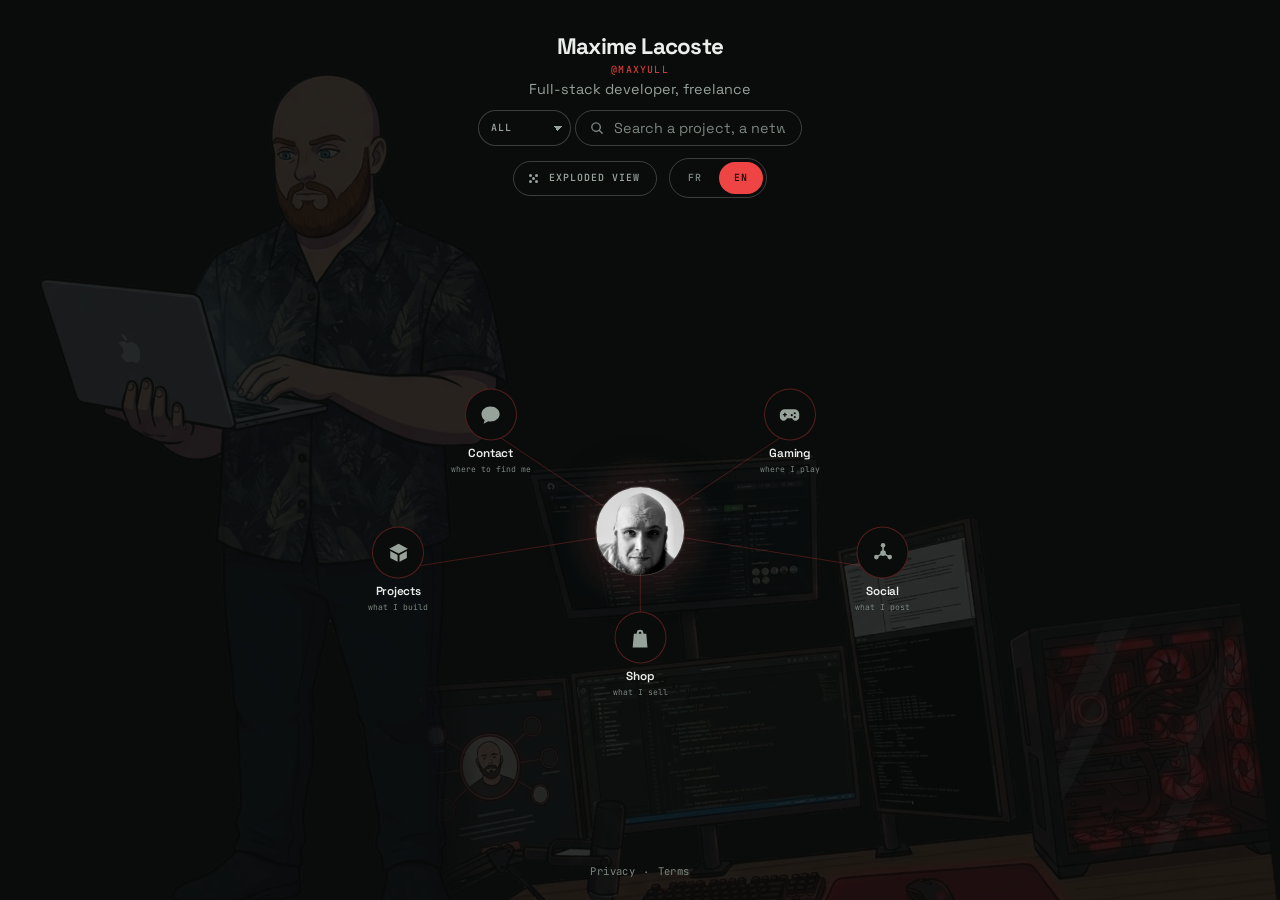
<file: index.html>
<!doctype html>
<html lang="fr" data-lang="fr">
<head>
<meta charset="utf-8">
<meta name="viewport" content="width=device-width, initial-scale=1">
<title>maxyull · Maxime Lacoste</title>
<meta name="description" content="Le plan de ce que fabrique Maxime Lacoste (maxyull), développeur full-stack freelance : Occulta, Black Desert Idle, boilerplates, GitHub.">
<meta name="theme-color" content="#0a0c0b">
<meta name="color-scheme" content="dark">
<meta name="p:domain_verify" content="9e358731b7d4797e08015ea661eebb18"><!-- revendication du domaine sur Pinterest -->
<link rel="icon" href="avatar.png">

<!-- ⚠️ crossorigin est OBLIGATOIRE même en même origine pour les polices,
     sinon le préchargement est jeté et le fichier téléchargé DEUX fois. -->
<link rel="preload" href="fonts/space-grotesk-var-latin.woff2" as="font" type="font/woff2" crossorigin>
<link rel="preload" href="fonts/jetbrains-mono-var-latin.woff2" as="font" type="font/woff2" crossorigin>
<!-- ⚠️ `?v=` OBLIGATOIRE, et à incrémenter à chaque modification de la feuille.
     OVH sert tout avec `max-age=3600` : après un déploiement, le navigateur a
     déjà le nouvel index.html mais garde une heure durant l'ANCIEN styles.css.
     Le 02/08/2026 ça a donné une page où les images du décor tombaient en flux,
     pleine taille, en haut, et où le plan ne se plaçait plus — sans la moindre
     erreur visible. Le .htaccess force en plus le HTML à revalider, sans quoi
     ce numéro de version n'arriverait jamais au navigateur. -->
<link rel="stylesheet" href="styles.css?v=10">

<!-- Mesure d'audience Umami, auto-hébergée sur le VPS (stats.maxyull.fr).
     Sans cookie, sans identifiant persistant : aucun bandeau de consentement
     à ajouter, et c'est la seule raison pour laquelle elle est ici plutôt
     qu'un service tiers.

     ⚠️ `data-domains` n'est PAS décoratif : sans lui, chaque rendu du banc de
     mesure (verif.html, fabriqué depuis ce fichier) compterait comme une
     visite, et les chiffres du site seraient ceux des tests.

     ⚠️ C'est la SEULE ressource externe tolérée par la porte de publication
     de `.github/workflows/deployer.yml`. Toute autre fait échouer le
     déploiement, et c'est voulu. -->
<script defer src="https://stats.maxyull.fr/script.js" data-website-id="69a3fb18-9178-4f40-8cec-5b680223495c" data-domains="maxyull.fr"></script>
</head>
<body>

<!-- ══════════════════════════════════════════════ le décor ═══════════════
     Le poste de travail de Maxime et Maxime lui-même, dessinés dans le style
     de sa marionnette (freelance/branding/character-sheet), détourés et posés
     derrière le plan. Purement décoratif : `aria-hidden`, aucun texte, et il
     ne prend jamais le clic.
     ⚠️ Il est en `z-index: -1` : le contenu de la page n'est PAS positionné,
     il serait donc peint AVANT tout élément positionné à z-index 0 ou plus,
     et le décor lui roulerait dessus. Voir `.decor` dans styles.css.
     Les chaînes qui régénèrent les deux sont dans decor-src/LISEZ-MOI.md. -->
<div class="decor" aria-hidden="true">
  <img class="decor__bureau" src="bureau.webp" width="1024" height="792" alt="" decoding="async" fetchpriority="low">
  <img class="decor__perso" src="perso-macbook.webp" width="505" height="913" alt="" decoding="async" fetchpriority="low">
</div>

<!-- ═══════════════════════════════════════════ jeu d'icônes ══════════════
     Marques : Simple Icons v16 (CC0), tracés recopiés tels quels.
     Dessinés à la main, même voix (plein, monochrome, 24×24) : LinkedIn
     (retiré de Simple Icons), l'enveloppe, l'épée de Black Desert Idle (son
     favicon est une épée dans un disque, illisible en petit), et ComeUp —
     ⚠️ ce dernier n'est PAS la vraie marque, c'est un signe neutre « vers le
     haut », à remplacer si le logo devient disponible.
     Occulta utilise son vrai symbole (occulta/assets/brand/symbole.svg).
     Tout est inliné : la page ne charge aucune ressource tierce. -->
<svg width="0" height="0" style="position:absolute" aria-hidden="true" focusable="false"><defs>

  <symbol id="i-occulta" viewBox="0 0 64 64"><path fill="currentColor" fill-rule="evenodd" d="M52.7677 37.7112 A23.25 23.25 0 1 1 29.1222 9.7666 A18.5 18.5 0 0 0 24.9173 18.0927 A15.75 15.75 0 1 0 43.8605 40.4800 A18.5 18.5 0 0 0 52.7677 37.7112 Z M28.5 22a14.5 14.5 0 1 0 29 0a14.5 14.5 0 1 0 -29 0Z"/></symbol>

  <symbol id="i-bdi" viewBox="0 0 64 64">
    <g fill="currentColor">
      <polygon points="32,2 40,15 24,15"/>
      <rect x="28" y="13" width="8" height="24" rx="1"/>
      <rect x="14" y="33" width="36" height="7" rx="2"/>
      <rect x="28" y="39" width="8" height="10" rx="1"/>
      <circle cx="32" cy="55" r="7"/>
    </g>
  </symbol>

  <!-- ⚠️ Butin et Rubin ONT un logo depuis le 06/08/2026, et ce qui suit en
       est la transposition, pas un dessin libre : une bourse pour Butin, un
       rubis dans un anneau ouvert pour Rubin. Le jeu complet vit dans
       `D:\DEV\bdo\ressources\`, avec les .ico des exécutables.
       ⚠️ Les logos d'origine sont AU TRAIT, facettés, et EN COULEUR (or et
       rouge). Ici ils sont pleins et monochromes : c'est voulu, la page a une
       seule voix pour toutes ses icônes (plein, `currentColor`, 24×24), et un
       filaire à facettes se referme en bouillie sous 24 px. Reprendre la
       couleur ou le trait ici casserait la rangée entière, pas seulement ces
       deux-là.
       Le jour où l'un des deux change de marque, seul le `d` change.

       BLACK DESERT ONLINE, lui, EST SA VRAIE MARQUE : l'emblème de Pearl
       Abyss, une spirale carrée tournée à -45°, RELEVÉE SUR L'ICÔNE OFFICIELLE
       et non dessinée à l'œil. Les quatre nombres (demi-côté 5,86 · pas 5,28 ·
       trait 3,48 · crochet 9,52) viennent d'un ajustement mesuré : l'officiel
       a été démasqué, dérotaté, et 580 variantes de ce tracé ont été rendues
       PAR LE NAVIGATEUR puis comparées au masque, recouvrement à l'appui.
       ⚠️ Le premier jet, dessiné à l'œil, ne recouvrait que 21 % — trait trois
       fois trop fin. Un tracé « qui ressemble » ne ressemble pas : ça se
       mesure. Toucher un de ces nombres, c'est refaire la mesure.
       ⚠️ La rotation est -45° (`rotate(315)`), pas +45° : c'est le sens qui
       place l'ouverture en HAUT et le crochet vers la gauche, comme l'officiel.
       Les huit orientations ont été comparées, celle-ci gagne.

       ⚠️ C'est une DÉCISION DE MAXIME, prise le 06/08 en connaissance de
       cause : la marque appartient à Pearl Abyss, elle n'est publiée sous
       aucune licence libre, et ce dépôt est public. Elle est reprise pour
       DÉSIGNER le jeu, rien d'autre. Voir `NOTICE.md`. Ne pas la retirer sans
       lui demander, et ne pas la « corriger » vers un dessin maison : c'est
       précisément ce qui a été essayé avant, et rejeté.
       ⚠️ Deux dessins maison ont échoué avant elle, et savoir POURQUOI évite
       de les refaire : un disque posé au-dessus d'une bosse se lit « avatar »,
       et le même décentré se lit « IMAGE CASSÉE » — montagne + petit soleil,
       c'est le glyphe universel du remplacement d'image. Sept variantes
       rendues à 15, 24 et 50 px n'avaient pas suffi à le voir ; Maxime l'a vu
       du premier coup d'œil sur sa page. Le paysage est un terrain miné.
       ⚠️ Le tracé est au TRAIT (`stroke`), seul de tout le jeu d'icônes : la
       spirale est un ruban, la remplir n'a pas de sens. `fill="none"` est donc
       obligatoire, sans quoi elle se referme en losange plein. -->
  <symbol id="i-bdo" viewBox="0 0 24 24">
    <path fill="none" stroke="currentColor" stroke-width="3.48" stroke-linejoin="miter"
          d="M17.86 6.14V17.86H6.14V6.14H12.58V12.58H9.52" transform="rotate(315 12 12)"/>
  </symbol>

  <!-- Butin : sa bourse nouée, reprise de son logo. Trois morceaux empilés,
       le col, le lien, la panse : un seul contour bavait au petit. -->
  <symbol id="i-butin" viewBox="0 0 24 24"><path fill="currentColor" d="M9.4 1.8h5.2l1.4 3.4H8zm-1.8 4h8.8v1.9H7.6zm1.4 2.9h6c2.2 2 6 4.5 6 8.3 0 3.6-4 6-9 6s-9-2.4-9-6c0-3.8 3.8-6.3 6-8.3"/></symbol>

  <!-- Rubin : son rubis dans l'anneau ouvert, repris de son logo. L'anneau est
       plein et percé (deux arcs de sens opposés, pas besoin d'`evenodd`), et
       sa coupure en haut est ce qui l'empêche de se lire comme un cercle.
       ⚠️ Deux réglages ont été MESURÉS sur un banc à 16, 24, 50 et 160 px,
       parce que le premier jet se lisait « télécharger » :
       1. l'ouverture fait 60°, pas 20° : sous 24 px une coupure de 20° se
          referme et l'anneau redevient un cercle plein ;
       2. le pavillon (7,6 → 16,4) est PLUS ÉTROIT que la ceinture de la
          couronne (6,5 → 17,5). À largeurs égales, bande + triangle pointant
          vers le bas est exactement le glyphe du téléchargement. Le gabarit
          inverse — large en haut, étroit en dessous — ne peut pas être une
          flèche, et c'est ce qui rend la gemme lisible.
       Élargir le pavillon ou refermer l'ouverture ramène l'un ou l'autre. -->
  <symbol id="i-rubin" viewBox="0 0 24 24"><path fill="currentColor" d="M17.3 2.82A10.6 10.6 0 1 1 6.7 2.82L7.55 4.29A8.9 8.9 0 1 0 16.45 4.29ZM8.6 8.2h6.8l2.1 2.6H6.5zm-1 3.7h8.8L12 18.2z"/></symbol>

  <symbol id="i-discord" viewBox="0 0 24 24"><path fill="currentColor" d="M20.317 4.3698a19.7913 19.7913 0 00-4.8851-1.5152.0741.0741 0 00-.0785.0371c-.211.3753-.4447.8648-.6083 1.2495-1.8447-.2762-3.68-.2762-5.4868 0-.1636-.3933-.4058-.8742-.6177-1.2495a.077.077 0 00-.0785-.037 19.7363 19.7363 0 00-4.8852 1.515.0699.0699 0 00-.0321.0277C.5334 9.0458-.319 13.5799.0992 18.0578a.0824.0824 0 00.0312.0561c2.0528 1.5076 4.0413 2.4228 5.9929 3.0294a.0777.0777 0 00.0842-.0276c.4616-.6304.8731-1.2952 1.226-1.9942a.076.076 0 00-.0416-.1057c-.6528-.2476-1.2743-.5495-1.8722-.8923a.077.077 0 01-.0076-.1277c.1258-.0943.2517-.1923.3718-.2914a.0743.0743 0 01.0776-.0105c3.9278 1.7933 8.18 1.7933 12.0614 0a.0739.0739 0 01.0785.0095c.1202.099.246.1981.3728.2924a.077.077 0 01-.0066.1276 12.2986 12.2986 0 01-1.873.8914.0766.0766 0 00-.0407.1067c.3604.698.7719 1.3628 1.225 1.9932a.076.076 0 00.0842.0286c1.961-.6067 3.9495-1.5219 6.0023-3.0294a.077.077 0 00.0313-.0552c.5004-5.177-.8382-9.6739-3.5485-13.6604a.061.061 0 00-.0312-.0286zM8.02 15.3312c-1.1825 0-2.1569-1.0857-2.1569-2.419 0-1.3332.9555-2.4189 2.157-2.4189 1.2108 0 2.1757 1.0952 2.1568 2.419 0 1.3332-.9555 2.4189-2.1569 2.4189zm7.9748 0c-1.1825 0-2.1569-1.0857-2.1569-2.419 0-1.3332.9554-2.4189 2.1569-2.4189 1.2108 0 2.1757 1.0952 2.1568 2.419 0 1.3332-.946 2.4189-2.1568 2.4189Z"/></symbol>

  <!-- Les mères qui n'ont pas de marque à porter. Dessinées ici, dans la même
       voix que les autres (plein, monochrome, 24×24) : ce ne sont pas des
       marques, il n'existe pas de logo à recopier. « Projets » n'est pas de la
       partie, elle porte le vrai symbole GitHub. -->
  <symbol id="i-projet" viewBox="0 0 24 24"><path fill="currentColor" d="M12 1.4 22.6 7 12 12.6 1.4 7zM2.6 9.7l8.3 4.4v7.9L2.6 17.6zm10.5 4.4 8.3-4.4v7.9l-8.3 4.4z"/></symbol>

  <symbol id="i-reseaux" viewBox="0 0 24 24"><g fill="currentColor">
    <path d="M11.1 3.2h1.8v8.8h-1.8z"/>
    <path d="M11.534 12.77 12.466 11.23 20.066 15.83 19.134 17.37Z"/>
    <path d="M11.534 11.23 12.466 12.77 4.866 17.37 3.934 15.83Z"/>
    <circle cx="12" cy="12" r="3.2"/><circle cx="12" cy="3.2" r="2.6"/>
    <circle cx="19.6" cy="16.6" r="2.6"/><circle cx="4.4" cy="16.6" r="2.6"/>
  </g></symbol>

  <!-- ⚠️ `fill-rule="evenodd"` : sans lui la croix de la manette et ses boutons
       se remplissent au lieu d'être évidés (les sous-tracés tournent dans le
       même sens, la règle « non nulle » ne creuse rien). -->
  <symbol id="i-gaming" viewBox="0 0 24 24"><path fill="currentColor" fill-rule="evenodd" d="M17.5 5.5h-11A5.5 5.5 0 0 0 1 11v3.5a4 4 0 0 0 7.2 2.4l.9-1.2h5.8l.9 1.2a4 4 0 0 0 7.2-2.4V11a5.5 5.5 0 0 0-5.5-5.5M8.9 12.3H7.4v1.5H5.9v-1.5H4.4v-1.5h1.5V9.3h1.5v1.5h1.5zm5.6 1a1.2 1.2 0 1 1 1.2-1.2 1.2 1.2 0 0 1-1.2 1.2m3.4 2.2a1.2 1.2 0 1 1 1.2-1.2 1.2 1.2 0 0 1-1.2 1.2m0-4.4a1.2 1.2 0 1 1 1.2-1.2 1.2 1.2 0 0 1-1.2 1.2"/></symbol>

  <symbol id="i-shop" viewBox="0 0 24 24"><path fill="currentColor" d="M8.2 6.4a3.8 3.8 0 0 1 7.6 0v.7h3.3l1.3 15.7H3.6L4.9 7.1h3.3zm2.3 0v.7h3V6.4a1.5 1.5 0 0 0-3 0"/></symbol>

  <symbol id="i-contact" viewBox="0 0 24 24"><path fill="currentColor" d="M12 2.2c5.7 0 10.3 3.8 10.3 8.5S17.7 19.2 12 19.2a13 13 0 0 1-2.6-.26L4.1 21.8l1.2-4.2C3 16.05 1.7 13.6 1.7 10.7 1.7 6 6.3 2.2 12 2.2"/></symbol>

  <symbol id="i-twitch" viewBox="0 0 24 24"><path fill="currentColor" d="M11.571 4.714h1.715v5.143H11.57zm4.715 0H18v5.143h-1.714zM6 0L1.714 4.286v15.428h5.143V24l4.286-4.286h3.428L22.286 12V0zm14.571 11.143l-3.428 3.428h-3.429l-3 3v-3H6.857V1.714h13.714z"/></symbol>

  <symbol id="i-steam" viewBox="0 0 24 24"><path fill="currentColor" d="M11.979 0C5.678 0 .511 4.86.022 11.037l6.432 2.658c.545-.371 1.203-.59 1.912-.59.063 0 .125.004.188.006l2.861-4.142V8.91c0-2.495 2.028-4.524 4.524-4.524 2.494 0 4.524 2.031 4.524 4.527s-2.03 4.525-4.524 4.525h-.105l-4.076 2.911c0 .052.004.105.004.159 0 1.875-1.515 3.396-3.39 3.396-1.635 0-3.016-1.173-3.331-2.727L.436 15.27C1.862 20.307 6.486 24 11.979 24c6.627 0 11.999-5.373 11.999-12S18.605 0 11.979 0zM7.54 18.21l-1.473-.61c.262.543.714.999 1.314 1.25 1.297.539 2.793-.076 3.332-1.375.263-.63.264-1.319.005-1.949s-.75-1.121-1.377-1.383c-.624-.26-1.29-.249-1.878-.03l1.523.63c.956.4 1.409 1.5 1.009 2.455-.397.957-1.497 1.41-2.454 1.012H7.54zm11.415-9.303c0-1.662-1.353-3.015-3.015-3.015-1.665 0-3.015 1.353-3.015 3.015 0 1.665 1.35 3.015 3.015 3.015 1.663 0 3.015-1.35 3.015-3.015zm-5.273-.005c0-1.252 1.013-2.266 2.265-2.266 1.249 0 2.266 1.014 2.266 2.266 0 1.251-1.017 2.265-2.266 2.265-1.253 0-2.265-1.014-2.265-2.265z"/></symbol>

  <symbol id="i-github" viewBox="0 0 24 24"><path fill="currentColor" d="M12 .297c-6.63 0-12 5.373-12 12 0 5.303 3.438 9.8 8.205 11.385.6.113.82-.258.82-.577 0-.285-.01-1.04-.015-2.04-3.338.724-4.042-1.61-4.042-1.61C4.422 18.07 3.633 17.7 3.633 17.7c-1.087-.744.084-.729.084-.729 1.205.084 1.838 1.236 1.838 1.236 1.07 1.835 2.809 1.305 3.495.998.108-.776.417-1.305.76-1.605-2.665-.3-5.466-1.332-5.466-5.93 0-1.31.465-2.38 1.235-3.22-.135-.303-.54-1.523.105-3.176 0 0 1.005-.322 3.3 1.23.96-.267 1.98-.399 3-.405 1.02.006 2.04.138 3 .405 2.28-1.552 3.285-1.23 3.285-1.23.645 1.653.24 2.873.12 3.176.765.84 1.23 1.91 1.23 3.22 0 4.61-2.805 5.625-5.475 5.92.42.36.81 1.096.81 2.22 0 1.606-.015 2.896-.015 3.286 0 .315.21.69.825.57C20.565 22.092 24 17.592 24 12.297c0-6.627-5.373-12-12-12"/></symbol>

  <!-- ⚠️ Le logo Chrome dit « extension de navigateur », il ne dit pas que Google
       cautionne quoi que ce soit. C'est un usage descriptif, comme les autres
       marques de ce sprite. -->
  <symbol id="i-chrome" viewBox="0 0 24 24"><path fill="currentColor" d="M12 0C8.21 0 4.831 1.757 2.632 4.501l3.953 6.848A5.454 5.454 0 0 1 12 6.545h10.691A12 12 0 0 0 12 0zM1.931 5.47A11.943 11.943 0 0 0 0 12c0 6.012 4.42 10.991 10.189 11.864l3.953-6.847a5.45 5.45 0 0 1-6.865-2.29zm13.342 2.166a5.446 5.446 0 0 1 1.45 7.09l.002.001h-.002l-5.344 9.257c.206.01.413.016.621.016 6.627 0 12-5.373 12-12 0-1.54-.29-3.011-.818-4.364zM12 16.364a4.364 4.364 0 1 1 0-8.728 4.364 4.364 0 0 1 0 8.728Z"/></symbol>

  <symbol id="i-gumroad" viewBox="0 0 24 24"><path fill="currentColor" d="M12 0A12 12 0 0 0 0 12a12 12 0 0 0 12 12 12 12 0 0 0 12-12A12 12 0 0 0 12 0Zm-.007 5.12c4.48 0 5.995 3.025 6.064 4.744h-3.239c-.069-.962-.897-2.406-2.896-2.406-2.136 0-3.514 1.857-3.514 4.126 0 2.27 1.378 4.125 3.514 4.125 1.93 0 2.758-1.512 3.103-3.025h-3.103v-1.238h6.509v6.327h-2.855v-3.989c-.207 1.444-1.102 4.264-4.617 4.264-3.516 0-5.584-2.82-5.584-6.326 0-3.645 2.276-6.602 6.618-6.602z"/></symbol>

  <symbol id="i-fiverr" viewBox="0 0 24 24"><path fill="currentColor" d="M23.004 15.588a.995.995 0 1 0 .002-1.99.995.995 0 0 0-.002 1.99zm-.996-3.705h-.85c-.546 0-.84.41-.84 1.092v2.466h-1.61v-3.558h-.684c-.547 0-.84.41-.84 1.092v2.466h-1.61v-4.874h1.61v.74c.264-.574.626-.74 1.163-.74h1.972v.74c.264-.574.625-.74 1.162-.74h.527v1.316zm-6.786 1.501h-3.359c.088.546.43.858 1.006.858.43 0 .732-.175.83-.487l1.425.4c-.351.848-1.22 1.364-2.255 1.364-1.748 0-2.549-1.355-2.549-2.515 0-1.14.703-2.505 2.45-2.505 1.856 0 2.471 1.384 2.471 2.408 0 .224-.01.37-.02.477zm-1.562-.945c-.04-.42-.342-.81-.889-.81-.508 0-.81.225-.908.81h1.797zM7.508 15.44h1.416l1.767-4.874h-1.62l-.86 2.837-.878-2.837H5.72l1.787 4.874zm-6.6 0H2.51v-3.558h1.524v3.558h1.591v-4.874H2.51v-.302c0-.332.235-.536.606-.536h.918V8.412H2.85c-1.162 0-1.943.712-1.943 1.755v.4H0v1.316h.908v3.558z"/></symbol>

  <symbol id="i-comeup" viewBox="0 0 24 24">
    <g fill="currentColor">
      <path d="M12 1.6 21.4 11h-5.7v7.1H8.3V11H2.6z"/>
      <rect x="2.6" y="20" width="18.8" height="2.7" rx="1.35"/>
    </g>
  </symbol>

  <symbol id="i-producthunt" viewBox="0 0 24 24"><path fill="currentColor" d="M13.604 8.4h-3.405V12h3.405c.995 0 1.801-.806 1.801-1.801 0-.993-.805-1.799-1.801-1.799zM12 0C5.372 0 0 5.372 0 12s5.372 12 12 12 12-5.372 12-12S18.628 0 12 0zm1.604 14.4h-3.405V18H7.801V6h5.804c2.319 0 4.2 1.88 4.2 4.199 0 2.321-1.881 4.201-4.201 4.201z"/></symbol>

  <symbol id="i-paypal" viewBox="0 0 24 24"><path fill="currentColor" d="M15.607 4.653H8.941L6.645 19.251H1.82L4.862 0h7.995c3.754 0 6.375 2.294 6.473 5.513-.648-.478-2.105-.86-3.722-.86m6.57 5.546c0 3.41-3.01 6.853-6.958 6.853h-2.493L11.595 24H6.74l1.845-11.538h3.592c4.208 0 7.346-3.634 7.153-6.949a5.24 5.24 0 0 1 2.848 4.686M9.653 5.546h6.408c.907 0 1.942.222 2.363.541-.195 2.741-2.655 5.483-6.441 5.483H8.714Z"/></symbol>

  <!-- La loupe de la recherche. Dessinée ici : ce n'est la marque de personne. -->
  <symbol id="i-loupe" viewBox="0 0 24 24"><path fill="currentColor" d="M10.4 2a8.4 8.4 0 0 1 6.62 13.57l4.7 4.7a1.15 1.15 0 0 1-1.62 1.62l-4.7-4.7A8.4 8.4 0 1 1 10.4 2m0 2.3a6.1 6.1 0 1 0 0 12.2 6.1 6.1 0 0 0 0-12.2"/></symbol>

  <symbol id="i-mail" viewBox="0 0 24 24"><path fill="currentColor" d="M0 5.4A2.4 2.4 0 0 1 2.4 3h19.2A2.4 2.4 0 0 1 24 5.4v.36L12 13.2 0 5.76ZM0 8.1l11.52 7.14a.9.9 0 0 0 .96 0L24 8.1v10.5a2.4 2.4 0 0 1-2.4 2.4H2.4A2.4 2.4 0 0 1 0 18.6Z"/></symbol>

  <symbol id="i-x" viewBox="0 0 24 24"><path fill="currentColor" d="M14.234 10.162 22.977 0h-2.072l-7.591 8.824L7.251 0H.258l9.168 13.343L.258 24H2.33l8.016-9.318L16.749 24h6.993zm-2.837 3.299-.929-1.329L3.076 1.56h3.182l5.965 8.532.929 1.329 7.754 11.09h-3.182z"/></symbol>

  <symbol id="i-linkedin" viewBox="0 0 24 24">
    <g fill="currentColor">
      <circle cx="3.4" cy="3.6" r="2.7"/>
      <rect x="1" y="8.2" width="4.8" height="14.9" rx=".5"/>
      <path d="M8.9 8.2h4.6v2.1a4.9 4.9 0 0 1 4.4-2.4c4.7 0 5.6 3 5.6 7v8.2h-4.8v-7.3c0-1.7 0-4-2.5-4s-2.9 1.9-2.9 3.9v7.4H8.9z"/>
    </g>
  </symbol>

  <symbol id="i-youtube" viewBox="0 0 24 24"><path fill="currentColor" d="M23.498 6.186a3.016 3.016 0 0 0-2.122-2.136C19.505 3.545 12 3.545 12 3.545s-7.505 0-9.377.505A3.017 3.017 0 0 0 .502 6.186C0 8.07 0 12 0 12s0 3.93.502 5.814a3.016 3.016 0 0 0 2.122 2.136c1.871.505 9.376.505 9.376.505s7.505 0 9.377-.505a3.015 3.015 0 0 0 2.122-2.136C24 15.93 24 12 24 12s0-3.93-.502-5.814zM9.545 15.568V8.432L15.818 12l-6.273 3.568z"/></symbol>

  <symbol id="i-tiktok" viewBox="0 0 24 24"><path fill="currentColor" d="M12.525.02c1.31-.02 2.61-.01 3.91-.02.08 1.53.63 3.09 1.75 4.17 1.12 1.11 2.7 1.62 4.24 1.79v4.03c-1.44-.05-2.89-.35-4.2-.97-.57-.26-1.1-.59-1.62-.93-.01 2.92.01 5.84-.02 8.75-.08 1.4-.54 2.79-1.35 3.94-1.31 1.92-3.58 3.17-5.91 3.21-1.43.08-2.86-.31-4.08-1.03-2.02-1.19-3.44-3.37-3.65-5.71-.02-.5-.03-1-.01-1.49.18-1.9 1.12-3.72 2.58-4.96 1.66-1.44 3.98-2.13 6.15-1.72.02 1.48-.04 2.96-.04 4.44-.99-.32-2.15-.23-3.02.37-.63.41-1.11 1.04-1.36 1.75-.21.51-.15 1.07-.14 1.61.24 1.64 1.82 3.02 3.5 2.87 1.12-.01 2.19-.66 2.77-1.61.19-.33.4-.67.41-1.06.1-1.79.06-3.57.07-5.36.01-4.03-.01-8.05.02-12.07z"/></symbol>

  <symbol id="i-instagram" viewBox="0 0 24 24"><path fill="currentColor" d="M7.0301.084c-1.2768.0602-2.1487.264-2.911.5634-.7888.3075-1.4575.72-2.1228 1.3877-.6652.6677-1.075 1.3368-1.3802 2.127-.2954.7638-.4956 1.6365-.552 2.914-.0564 1.2775-.0689 1.6882-.0626 4.947.0062 3.2586.0206 3.6671.0825 4.9473.061 1.2765.264 2.1482.5635 2.9107.308.7889.72 1.4573 1.388 2.1228.6679.6655 1.3365 1.0743 2.1285 1.38.7632.295 1.6361.4961 2.9134.552 1.2773.056 1.6884.069 4.9462.0627 3.2578-.0062 3.668-.0207 4.9478-.0814 1.28-.0607 2.147-.2652 2.9098-.5633.7889-.3086 1.4578-.72 2.1228-1.3881.665-.6682 1.0745-1.3378 1.3795-2.1284.2957-.7632.4966-1.636.552-2.9124.056-1.2809.0692-1.6898.063-4.948-.0063-3.2583-.021-3.6668-.0817-4.9465-.0607-1.2797-.264-2.1487-.5633-2.9117-.3084-.7889-.72-1.4568-1.3876-2.1228C21.2982 1.33 20.628.9208 19.8378.6165 19.074.321 18.2017.1197 16.9244.0645 15.6471.0093 15.236-.005 11.977.0014 8.718.0076 8.31.0215 7.0301.0839m.1402 21.6932c-1.17-.0509-1.8053-.2453-2.2287-.408-.5606-.216-.96-.4771-1.3819-.895-.422-.4178-.6811-.8186-.9-1.378-.1644-.4234-.3624-1.058-.4171-2.228-.0595-1.2645-.072-1.6442-.079-4.848-.007-3.2037.0053-3.583.0607-4.848.05-1.169.2456-1.805.408-2.2282.216-.5613.4762-.96.895-1.3816.4188-.4217.8184-.6814 1.3783-.9003.423-.1651 1.0575-.3614 2.227-.4171 1.2655-.06 1.6447-.072 4.848-.079 3.2033-.007 3.5835.005 4.8495.0608 1.169.0508 1.8053.2445 2.228.408.5608.216.96.4754 1.3816.895.4217.4194.6816.8176.9005 1.3787.1653.4217.3617 1.056.4169 2.2263.0602 1.2655.0739 1.645.0796 4.848.0058 3.203-.0055 3.5834-.061 4.848-.051 1.17-.245 1.8055-.408 2.2294-.216.5604-.4763.96-.8954 1.3814-.419.4215-.8181.6811-1.3783.9-.4224.1649-1.0577.3617-2.2262.4174-1.2656.0595-1.6448.072-4.8493.079-3.2045.007-3.5825-.006-4.848-.0608M16.953 5.5864A1.44 1.44 0 1 0 18.39 4.144a1.44 1.44 0 0 0-1.437 1.4424M5.8385 12.012c.0067 3.4032 2.7706 6.1557 6.173 6.1493 3.4026-.0065 6.157-2.7701 6.1506-6.1733-.0065-3.4032-2.771-6.1565-6.174-6.1498-3.403.0067-6.156 2.771-6.1496 6.1738M8 12.0077a4 4 0 1 1 4.008 3.9921A3.9996 3.9996 0 0 1 8 12.0077"/></symbol>

  <symbol id="i-threads" viewBox="0 0 24 24"><path fill="currentColor" d="M18.263 11.097c-.03-3.486-1.92-5.586-5.111-5.586-2.13 0-3.922.963-4.863 2.499l2.062 1.438c.535-.843 1.272-1.543 2.628-1.543 1.528 0 2.318.85 2.544 2.431a15 15 0 0 0-2.236-.173c-4.125 0-6.068 1.867-6.068 4.336s1.943 3.99 4.804 3.99c3.139 0 5.013-2.115 5.781-4.735.798.361 1.348 1.204 1.348 2.47 0 3.387-3.907 5.232-7.22 5.232-4.885 0-8.077-3.207-8.077-8.424 0-6.392 4.223-10.487 9.9-10.487 3.808 0 5.69 1.671 6.97 3.914l2.108-1.475C21.44 2.078 18.331 0 13.663 0 6.227 0 1.168 5.277 1.168 12.934c0 7 4.953 11.066 10.856 11.066 4.878 0 9.809-2.846 9.809-7.716 0-2.545-1.46-4.231-3.569-5.187m-6.33 4.855c-1.077 0-2.026-.512-2.026-1.453 0-1.483 1.822-1.934 3.606-1.934.678 0 1.34.045 1.927.173-.422 1.927-1.671 3.215-3.508 3.214Z"/></symbol>

  <symbol id="i-reddit" viewBox="0 0 24 24"><path fill="currentColor" d="M12 0C5.373 0 0 5.373 0 12c0 3.314 1.343 6.314 3.515 8.485l-2.286 2.286C.775 23.225 1.097 24 1.738 24H12c6.627 0 12-5.373 12-12S18.627 0 12 0Zm4.388 3.199c1.104 0 1.999.895 1.999 1.999 0 1.105-.895 2-1.999 2-.946 0-1.739-.657-1.947-1.539v.002c-1.147.162-2.032 1.15-2.032 2.341v.007c1.776.067 3.4.567 4.686 1.363.473-.363 1.064-.58 1.707-.58 1.547 0 2.802 1.254 2.802 2.802 0 1.117-.655 2.081-1.601 2.531-.088 3.256-3.637 5.876-7.997 5.876-4.361 0-7.905-2.617-7.998-5.87-.954-.447-1.614-1.415-1.614-2.538 0-1.548 1.255-2.802 2.803-2.802.645 0 1.239.218 1.712.585 1.275-.79 2.881-1.291 4.64-1.365v-.01c0-1.663 1.263-3.034 2.88-3.207.188-.911.993-1.595 1.959-1.595Zm-8.085 8.376c-.784 0-1.459.78-1.506 1.797-.047 1.016.64 1.429 1.426 1.429.786 0 1.371-.369 1.418-1.385.047-1.017-.553-1.841-1.338-1.841Zm7.406 0c-.786 0-1.385.824-1.338 1.841.047 1.017.634 1.385 1.418 1.385.785 0 1.473-.413 1.426-1.429-.046-1.017-.721-1.797-1.506-1.797Zm-3.703 4.013c-.974 0-1.907.048-2.77.135-.147.015-.241.168-.183.305.483 1.154 1.622 1.964 2.953 1.964 1.33 0 2.47-.81 2.953-1.964.057-.137-.037-.29-.184-.305-.863-.087-1.795-.135-2.769-.135Z"/></symbol>

  <symbol id="i-pinterest" viewBox="0 0 24 24"><path fill="currentColor" d="M12 0C5.373 0 0 5.372 0 12c0 5.084 3.163 9.426 7.627 11.174-.105-.949-.2-2.405.042-3.441.218-.937 1.407-5.965 1.407-5.965s-.359-.719-.359-1.782c0-1.668.967-2.914 2.171-2.914 1.023 0 1.518.769 1.518 1.69 0 1.029-.655 2.568-.994 3.995-.283 1.194.599 2.169 1.777 2.169 2.133 0 3.772-2.249 3.772-5.495 0-2.873-2.064-4.882-5.012-4.882-3.414 0-5.418 2.561-5.418 5.207 0 1.031.397 2.138.893 2.738a.36.36 0 0 1 .083.345l-.333 1.36c-.053.22-.174.267-.402.161-1.499-.698-2.436-2.889-2.436-4.649 0-3.785 2.75-7.262 7.929-7.262 4.163 0 7.398 2.967 7.398 6.931 0 4.136-2.607 7.464-6.227 7.464-1.216 0-2.359-.631-2.75-1.378l-.748 2.853c-.271 1.043-1.002 2.35-1.492 3.146C9.57 23.812 10.763 24 12 24c6.627 0 12-5.373 12-12 0-6.628-5.373-12-12-12"/></symbol>

</defs></svg>


<!-- ⚠️ L'identité est sortie du plan. Elle vivait au-dessus du portrait, au
     centre : dès que la photo partait sur une mère, le nom partait avec elle et
     traversait la carte. Ici il ne bouge plus, et le centre est libre. -->
<div class="chapeau">
  <header class="tete">
    <h1>Maxime Lacoste</h1>
    <p class="h">@maxyull</p>
    <p class="role">
      <span data-fr>Développeur full-stack freelance</span>
      <span data-en lang="en">Full-stack developer, freelance</span>
    </p>
  </header>

  <!-- La recherche. Elle ne remplace pas la carte, elle en est le raccourci :
       22 destinations sur une constellation, ça se parcourt à l'œil, mais quand
       on SAIT ce qu'on cherche il ne faut pas avoir à ouvrir trois étapes.
       ⚠️ La liste de résultats est en `position: absolute` — DÉLIBÉRÉMENT. Le
       chapeau entre dans le calcul de la hauteur du plan (voir la réserve dans
       styles.css) : une liste dans le flux ferait rétrécir la carte à chaque
       frappe, et la page se remettrait à défiler.
       ⚠️ Le motif ARIA est `combobox` + `listbox` : sans `aria-activedescendant`
       un lecteur d'écran n'annonce rien quand on descend dans les résultats au
       clavier — le champ garde le focus, ce sont les OPTIONS qui changent. -->
  <div class="cherche" role="search">
    <div class="cherche__barre">
      <select class="cherche__cat" id="cat"></select>
      <span class="cherche__champ">
        <svg class="cherche__loupe" aria-hidden="true"><use href="#i-loupe"/></svg>
        <input type="search" id="q" autocomplete="off" spellcheck="false"
               role="combobox" aria-expanded="false" aria-controls="trouve"
               aria-autocomplete="list">
      </span>
    </div>
    <div class="trouve" id="trouve" role="listbox" hidden></div>
  </div>

  <!-- ⚠️ La vue éclatée et la langue tiennent sur UNE SEULE ligne, et ce n'est
       pas cosmétique : le chapeau entre dans la réserve de hauteur du plan
       (voir styles.css). La barre de recherche a coûté 48 px ; empilée, elle
       faisait passer un 1512×982 sous le plancher de 880 px de la carte, donc
       la page se remettait à défiler et le nom se coupait en haut. Mises côte
       à côte, ces deux commandes rendent 46 px et le compte est bon. Les
       réempiler, c'est rouvrir ça. -->
  <div class="outils">
    <!-- La vue éclatée : tout le plan déplié d'un coup, sans avoir à ouvrir
         chaque étape. C'est la sortie de secours de la navigation. Les cinq
         points s'écartent quand elle est active. -->
    <button type="button" class="eclat" id="eclat" aria-pressed="false">
      <span class="eclat__marque" aria-hidden="true"><i></i><i></i><i></i><i></i><i></i></span>
      <span class="eclat__mot"></span>
    </button>

    <div class="langue" role="group" aria-label="Langue / Language">
      <button type="button" data-set-lang="fr" aria-pressed="true" disabled>FR</button>
      <button type="button" data-set-lang="en" aria-pressed="false">EN</button>
    </div>
  </div>
</div>

<!-- Le plan, sur grand écran. Nœuds et traits sont générés depuis NOEUDS. -->
<div class="plan" id="plan">
  <!-- le viewBox est repris en JS depuis VUE, pour qu'il ne puisse pas
       diverger du calcul des positions -->
  <svg class="traits" id="traits" preserveAspectRatio="none" aria-hidden="true"></svg>

  <!-- ⚠️ La place vide laissée par le portrait. Sans elle, dès qu'il part sur
       une mère, les quatre traits convergent vers un point où il n'y a plus
       rien : le plan a l'air cassé.
       Elle est AUSSI le raccourci du retour, et c'est là toute la différence
       avec le portrait : le portrait remonte d'un CRAN (depuis un dépôt il
       ramène à GitHub), le siège rentre au centre d'un coup. Désactivé tant
       qu'on est au centre : il n'y a nulle part d'où revenir, et il est de
       toute façon caché sous la photo. -->
  <button type="button" class="siege" id="siege" disabled></button>

  <!-- ⚠️ `.moi` ne contient QUE le portrait dans le flux : c'est ce qui le pose
       exactement au centre géométrique, là où convergent les traits. -->
  <div class="moi" id="moi">
    <!-- Le portrait est un BOUTON : une fois parti sur une mère, c'est lui qui
         remonte d'un cran. Désactivé au centre, il n'y a rien à défaire. -->
    <button type="button" class="moi__bouton" id="retour" disabled>
      <span class="derive" style="--t:15s; --dx:0px; --dy:-4px">
        <img src="avatar.png" width="108" height="108" alt="Maxime Lacoste" fetchpriority="high">
      </span>
    </button>

    <p class="moi__ou" id="ou" hidden><b></b><span></span></p>
  </div>
</div>

<!-- Le repli, sous 880 px. Les liens sont construits depuis la même source.
     ⚠️ Il porte sa PROPRE identité : le portrait et le nom vivent dans `.plan`,
     qui est masqué ici. Sans ce bloc, la version mobile perdait le portrait,
     le nom et le rôle — il ne restait qu'une liste anonyme. -->
<div class="repli">
  <header class="repli__tete">
    <img src="avatar.png" width="52" height="52" alt="Maxime Lacoste">
    <div>
      <h1>Maxime Lacoste</h1>
      <p class="h">@maxyull</p>
      <p class="role">
        <span data-fr>Développeur full-stack freelance</span>
        <span data-en lang="en">Full-stack developer, freelance</span>
      </p>
    </div>
  </header>
  <nav class="liste" id="liste" aria-label="Mes liens / My links"></nav>
</div>

<!-- La rangée d'icônes qui vivait ici a été retirée : les neuf comptes sont
     désormais des nœuds du plan, elle n'était plus qu'un doublon.
     ⚠️ Instagram est passé de `lemaitredufeu` à `maxyull` (confirmé le
     02/08/2026) ; Threads et Instagram restent deux comptes SÉPARÉS. -->

<!-- ⚠️ Ce pied de page N'EST PAS décoratif, ne pas le retirer pour alléger la
     page. Les plateformes qui examinent une application développeur (TikTok
     l'écrit noir sur blanc dans ses App Review Guidelines, Meta et Pinterest le
     vérifient aussi) exigent que les liens vers la politique de confidentialité
     et les conditions soient **visibles depuis le site, sans avoir à ouvrir un
     menu**. Les deux pages existaient déjà mais rien n'y menait : c'était un
     motif de rejet.
     Il est volontairement sobre et hors du plan, pour ne pas concurrencer la
     constellation qui est le sujet de la page. -->
<footer class="pied">
  <a href="/confidentialite.html">
    <span data-fr lang="fr">Confidentialité</span><span data-en lang="en">Privacy</span>
  </a>
  <span aria-hidden="true">·</span>
  <a href="/conditions.html">
    <span data-fr lang="fr">Conditions</span><span data-en lang="en">Terms</span>
  </a>
</footer>

<script>
/* ⚠️ UNE seule source de vérité : parenté, contenu FR/EN et destination au
   même endroit. Les traits SVG, les nœuds du plan et la liste de repli en
   sont tous les trois dérivés. Écrits séparément, ils finiraient par ne plus
   coïncider — c'était le défaut de la première version du plan.

   ⚠️ Les POSITIONS ne sont plus écrites à la main : elles sont calculées en
   polaire depuis l'ordre de l'arbre (voir `placer`). À 15 nœuds, placer
   chaque x/y à la main devenait ingérable et le moindre ajout décalait tout.
   Ajouter une branche ou un enfant se fait maintenant en une ligne ici. */
var VUE = { w: 1180, h: 780 };
var CENTRE = { x: VUE.w / 2, y: VUE.h / 2 };

/* ⚠️ QUATRE MÈRES, et elles ne mènent NULLE PART. Ce ne sont pas des liens :
   ce sont des étapes. On clique, le portrait s'y rend, et c'est de là que
   partent les vraies destinations. Leur donner une `url` casserait tout le
   geste — un clic partirait du site avant d'avoir montré les enfants.
   C'est aussi pour ça que ce sont des <button> et pas des <a>. */
var MERES = [
  /* ⚠️ TROIS NIVEAUX ici, et c'est la seule branche qui en a : Projets → GitHub
     → les dépôts. GitHub porte À LA FOIS une `url` et des `enfants` : c'est un
     LIEN, pas une étape. C'est possible parce qu'arriver sur Projets déplie
     déjà ses dépôts — il n'y a rien à ouvrir, donc rien ne se perd à ce que le
     clic parte sur le profil. Règle générale : `url` ⇒ destination (même avec
     des enfants) · pas d'`url` + `enfants` ⇒ étape.
     ⚠️ ORDRE DES DÉPÔTS = LEUR PLACE. Ils sont posés sur les angles de `TOUR`
     (voir plus bas), dans l'ordre : les deux premiers en haut, les deux derniers
     dessous. Occulta est écrite EN DERNIER pour tomber en bas — demandé
     explicitement. Les réordonner les déplace. */
  { id:'projet', i:'i-projet', place: 4,
    fr:['Projets', 'ce que je fabrique'], en:['Projects', 'what I build'],
    enfants: [
      { id:'code', i:'i-github', url:'https://github.com/Maxyull',
        fr:['GitHub', 'Maxyull'], en:['GitHub', 'Maxyull'],
        enfants: [
          { id:'bot', i:'i-discord', url:'https://github.com/Maxyull/Black-Desert-Idle-Discord-Bot',
            fr:['son bot', 'discord.js'], en:['its bot', 'discord.js'] },
          { id:'jeu', i:'i-bdi', url:'https://github.com/Maxyull/black-desert-idle',
            fr:['Black Desert Idle', 'le code'], en:['Black Desert Idle', 'the code'] },
          /* ⚠️ Le SEUL nœud du 4ᵉ niveau de la carte, et il ne tient que par
             les trois nombres ci-dessous — voir `angles` / `anneau` près de
             `TOUR`. Il est posé à DROITE de GitHub, dans le couloir laissé
             libre entre « Projets » (au-dessus) et « Auto Claim Twitch Drops »
             (en dessous) : c'est le seul creux du flanc gauche. À gauche de
             GitHub il n'y a rien à prendre, « son bot » est déjà à 28 px du
             bord. Ses deux outils, eux, sortent vers le centre de la carte,
             dans la poche vide entre « Projets », le portrait et « Boutique ».
             ⚠️ Pas d'`url` ici, et c'est voulu : le jeu appartient à Pearl Abyss,
             on n'envoie pas chez eux depuis une carte personnelle. C'est une
             étape, elle ne fait que regrouper. */
          { id:'bdo', i:'i-bdo',
            bras:[285, 285], angles:[-115, -65], anneau:[140, 140],
            /* ⚠️ Les trois notes sont COURTES, et ce n'est pas une question de
               style : en vue normale la largeur d'un nœud est celle de sa note
               dès qu'elle dépasse le nom. « chronomètre de quêtes » portait
               Rubin à 132 unités de large, « compteur de butin » Butin à 107.
               À ces largeurs il n'existe AUCUNE position valide sur la carte —
               balayage complet, zéro candidat. Avec des notes courtes il y en a
               255. Rallonger une de ces trois notes, c'est rouvrir ça. */
            fr:['Black Desert Online', 'mes outils'],
            en:['Black Desert Online', 'my tools'],
            enfants: [
              { id:'butin', i:'i-butin', url:'https://github.com/Maxyull/butin-bdo',
                fr:['Butin', 'les drops'], en:['Butin', 'drops'] },
              /* ⚠️ Le dépôt, PAS `rubin.maxyull.fr`. Ce sous-domaine existe et
                 répond, mais c'est l'API du client de bureau : sa racine rend un
                 404 en JSON (vérifié, seul `/sante` répond quelque chose). Y
                 envoyer un visiteur, c'est lui servir une page d'erreur. Le jour
                 où une vraie page vivra à cette adresse, c'est ici que ça change. */
              { id:'rubin', i:'i-rubin', url:'https://github.com/Maxyull/rubin-bdo',
                fr:['Rubin', 'les quêtes'], en:['Rubin', 'quests'] }
            ] },
          /* ⚠️ Le lien pointe sur le DÉPÔT, pas sur le Chrome Web Store :
             l'extension n'y est pas encore publiée (docs/AUDIT-SECU.md la
             donne « à faire au moment de la publication »). Le jour où elle
             y sera, seule cette `url` change — l'icône et le texte tiennent
             déjà. Ne pas inventer une URL de store en attendant : une fiche
             absente rend un 404 chez Google. */
          { id:'extension', i:'i-chrome', url:'https://github.com/Maxyull/twitch-drops-claimer',
            fr:['Auto Claim Twitch Drops', 'extension Chrome'],
            en:['Auto Claim Twitch Drops', 'Chrome extension'] },
          { id:'occulta', i:'i-occulta', url:'https://occulta.fr',
            fr:['Occulta', 'occulta.fr'], en:['Occulta', 'occulta.fr'] }
        ] }
    ] },

  /* ⚠️ Aucun mailto ici : une adresse en clair sur une page indexée se fait
     moissonner. Le contact passe par LinkedIn. Retiré à la demande de Maxime. */
  { id:'contact', i:'i-contact', place: 0,
    fr:['Contact', 'où me trouver'], en:['Contact', 'where to find me'],
    enfants: [
      { id:'linkedin', i:'i-linkedin', url:'https://www.linkedin.com/in/maxyull',
        fr:['LinkedIn', 'un projet ?'], en:['LinkedIn', 'hire me'] },
      { id:'insta', i:'i-instagram', url:'https://www.instagram.com/maxyull/',
        fr:['Instagram', '@maxyull'], en:['Instagram', '@maxyull'] }
    ] },

  /* ⚠️ Réseaux tient la place de DROITE (3ᵉ de la liste) et ce n'est pas un
     hasard : c'est la mère la plus nombreuse, et le flanc est le seul endroit
     où son éventail a la hauteur qu'il lui faut. En haut à droite, ses six
     enfants sortaient du cadre par le haut. Déplacer cette entrée dans la
     liste, c'est la renvoyer là où elle ne rentre pas. */
  { id:'reseaux', i:'i-reseaux', place: 2,
    fr:['Réseaux', 'ce que je publie'], en:['Social', 'what I post'],
    enfants: [
      { id:'youtube', i:'i-youtube', url:'https://www.youtube.com/@Maxyull',
        fr:['YouTube', '@Maxyull'], en:['YouTube', '@Maxyull'] },
      { id:'tiktok', i:'i-tiktok', url:'https://www.tiktok.com/@maxyull',
        fr:['TikTok', '@maxyull'], en:['TikTok', '@maxyull'] },
      { id:'x', i:'i-x', url:'https://x.com/Maxyull_',
        fr:['X', '@Maxyull_'], en:['X', '@Maxyull_'] },
      { id:'threads', i:'i-threads', url:'https://www.threads.net/@maxyull',
        fr:['Threads', '@maxyull'], en:['Threads', '@maxyull'] },
      { id:'reddit', i:'i-reddit', url:'https://www.reddit.com/user/Maxyull',
        fr:['Reddit', 'u/Maxyull'], en:['Reddit', 'u/Maxyull'] },
      { id:'ph', i:'i-producthunt', url:'https://www.producthunt.com/@maxyull',
        fr:['Product Hunt', 'lancements'], en:['Product Hunt', 'launches'] },
      /* ⚠️ Le pseudo porte un TIRET BAS. `pinterest.com/maxyull` existe mais
         appartient à un compte fantôme qui n'est pas celui de Maxime. */
      { id:'pinterest', i:'i-pinterest', url:'https://www.pinterest.com/maxyull_/',
        fr:['Pinterest', '@maxyull_'], en:['Pinterest', '@maxyull_'] }
    ] },

  /* ⚠️ Black Desert Idle en a été RETIRÉ à la demande de Maxime (02/08) : le
     jeu vit sous « Projets ». Rien n'entre ici sans une source. */
  { id:'gaming', i:'i-gaming', place: 1,
    fr:['Gaming', 'où je joue'], en:['Gaming', 'where I play'],
    enfants: [
      { id:'steam', i:'i-steam', url:'https://steamcommunity.com/profiles/76561198035113183/',
        fr:['Steam', 'mon profil'], en:['Steam', 'my profile'] },
      { id:'twitch', i:'i-twitch', url:'https://www.twitch.tv/maxyull',
        fr:['Twitch', 'quand je stream'], en:['Twitch', 'when I stream'] }
    ] },

  { id:'shop', i:'i-shop', place: 3,
    fr:['Boutique', 'ce que je vends'], en:['Shop', 'what I sell'],
    enfants: [
      { id:'gumroad', i:'i-gumroad', url:'https://maxyull.gumroad.com',
        fr:['Boilerplates', 'gumroad'], en:['Boilerplates', 'gumroad'] },
      { id:'fiverr', i:'i-fiverr', url:'https://www.fiverr.com/maxyull',
        fr:['Fiverr', 'prestations'], en:['Fiverr', 'services'] },
      { id:'comeup', i:'i-comeup', url:'https://comeup.com/@maxyull',
        fr:['ComeUp', 'en français'], en:['ComeUp', 'in French'] },
      { id:'paypal', i:'i-paypal', url:'https://paypal.me/maxyull',
        fr:['PayPal', 'régler'], en:['PayPal', 'pay'] }
    ] }
];

/* ── placement polaire ─────────────────────────────────────────────────
   Les mères font le tour, chaque fratrie s'ouvre en éventail à partir de SA
   mère et non du centre. Ellipse et non cercle : la vue est plus large que
   haute. Le tour démarre à -126° : l'axe vertical du haut sert de respiration
   entre les deux mères hautes. */
var RX = 330, RY = 160;        /* mère → depuis le centre */

var NOEUDS = [];

function placer(n, profondeur) {
  if (!n.enfants) return;

  /* ⚠️ Une grande fratrie ne tient PAS sur le même arc qu'une petite. Une
     étiquette fait ~90 px de haut, il faut donc ~100 px entre deux voisins,
     soit un arc de 100 × (n-1). À six enfants sur l'arc court, Threads
     percutait Reddit qui percutait Product Hunt (mesuré). On pousse l'anneau
     ET on l'arrondit : c'est l'aplatissement vertical qui tassait les voisins
     dès que l'éventail passait à l'horizontale. */
  var large = n.enfants.length >= 5;
  /* ⚠️ 30° et 230 pour une grande fratrie, pas moins : à 26°/215 l'écart entre
     deux voisins tombait à 87 px pour une étiquette de 88 px de haut. Ça
     passait tout juste à 1120 px de large et se percutait dès que la carte
     rétrécissait d'un cheveu (X × Threads, constaté à 1094). */
  /* ⚠️ SEPT enfants ne tiennent pas sur l'arc des six : en gardant 30°/230,
     l'écart Threads × Reddit tombait à 5 px (mesuré au banc, contre 13 px à
     six). Il faut ÉCARTER le pas ET pousser l'anneau — l'un sans l'autre ne
     suffit pas, un pas plus large sur un petit anneau ne fait que ramener les
     deux bouts de l'éventail l'un vers l'autre par le bas.
     27°/240/280 rend 12 px, soit l'écart que la carte avait déjà à six (13 px).
     Deux murs bornent la recherche, et ils tirent en sens INVERSE — monter
     l'anneau décolle le bas mais fait remonter YouTube :
     · en bas, Product Hunt sort du cadre (mesuré à -3 px avec 32°/235/300) ;
     · en haut, YouTube percute le Twitch de Gaming EN VUE ÉCLATÉE seulement,
       là où les deux fratries sont posées en même temps (mesuré, même triplet).
     Réordonner les enfants ne rachète rien : la paire qui serre est toujours
     Threads × Reddit, et elle serre par la géométrie, pas par la largeur des
     étiquettes (balayé sur les 5040 ordres possibles). */
  var foule = n.enfants.length >= 7;
  var rx = foule ? 240 : 225,
      ry = foule ? 280 : large ? 230 : 190,
      pas = foule ? 27 : large ? 30 : 38;
  var dir = n.a;

  /* ⚠️ Un enfant unique QUI A LUI-MÊME DES ENFANTS (GitHub sous Projets) se pose
     tout près de sa mère : à pleine distance il mangeait tout le rayon
     disponible et il ne restait plus rien pour ses propres enfants. Un enfant
     unique ordinaire (Steam sous Gaming) garde l'anneau normal — le rapprocher
     n'aurait servi qu'à le coller à sa mère. */
  if (n.enfants.length === 1 && n.enfants[0].enfants) { rx = 130; ry = 105; }

  /* ⚠️ Au 3ᵉ niveau les angles sont ÉCRITS, pas calculés — et c'est voulu.
     GitHub n'a pas un tour libre autour de lui : il est à 150 px du bord gauche
     et « Projets », sa mère, lui barre le flanc DROIT à -15°. Il ne lui reste
     que le haut et le bas, deux secteurs séparés, ce qu'aucun éventail régulier
     ne sait exprimer. Trois formules ont été essayées avant :
     · un éventail vers le haut met forcément le milieu en haut et les DEUX
       extrêmes en bas (l'inverse de ce que Maxime demande) ;
     · un tour réparti régulièrement à trois donne -150/-30/+90, et -30 vise
       exactement « Projets » (63 px d'écart, mesuré) ;
     · la règle « le dernier dessous, les autres en éventail vers le haut » a
       tenu tant qu'il y avait TROIS dépôts ; au quatrième elle rend
       -165/-90/-15/+90, où -165 sort par la gauche et -15 se pose SUR
       « Projets ». C'est ce qui a fait passer les angles en dur.
     Le partage est donc deux en haut, deux dessous, et il laisse le secteur
     -40°..0° vide : c'est là qu'est la mère.
     L'anneau est APLATI (130 × 190) : un cercle de 190 sortait par la gauche.
     Tout ceci ne tient que parce que « Projets » occupe la place de GAUCHE
     (`place: 4`) — ailleurs, pas la hauteur. */
  var TOUR = {
    1: [90],
    2: [-90, 90],
    3: [-127.5, -52.5, 90],      /* la disposition d'avant, à l'identique */
    /* ⚠️ Les deux du bas s'écartent PLUS que les deux du haut (76° contre 70°),
       et ce n'est pas de la symétrie ratée : « Auto Claim Twitch Drops » est
       l'étiquette la plus large de la carte et « Occulta » l'une des plus
       étroites, or elles sont voisines. À 62/118 il restait 4 px entre les deux
       (mesuré) — le banc laissait passer, il tolère 2 px, l'œil non.
       Et -137 pour le premier collait « son bot » à 19 px du bord gauche ;
       -130 le ramène à 28. Ces quatre nombres sont mesurés, pas déduits. */
    4: [-130, -60, 52, 128],
    /* ⚠️ Le 5ᵉ est « Black Desert Online » et il part vers le HAUT (-98°), le
       long du bord gauche, pas vers le milieu de la carte. Une première
       version le posait à 20°, entre « Projets » et « Auto Claim Twitch
       Drops » : les boîtes ne se touchaient pas, mais le trait qui va du
       centre à « Projets » traversait « Butin » et « Rubin ». Un banc qui ne
       mesure que les boîtes ne voit pas ça — la carte n'a AUCUN autre
       croisement trait/étiquette, c'est sa règle.
       Une fois cette règle imposée, il ne reste que le coin haut-gauche : le
       balayage complet rend 222 positions, toutes à gauche de GitHub, aucune
       à moins de 210 unités de lui. Le bras est long parce qu'il n'y a rien
       de plus court qui tienne.
       Les quatre autres angles n'ont pas bougé d'un degré. */
    5: [-130, -60, -98, 52, 128]
  };
  var tour = profondeur >= 2;
  if (tour) { rx = 130; ry = 190; }

  /* ⚠️ Un nœud peut poser SES enfants lui-même. Sans ça, « Black Desert Online »
     héritait de `TOUR[2]`, c'est-à-dire -90/+90 : un enfant droit au-dessus,
     l'autre droit en dessous. Au 4ᵉ niveau il n'y a plus la hauteur pour ça,
     celui du haut allait percuter « Projets ». Ses deux outils partent donc en
     biais vers le centre de la carte, sur un anneau ROND (175 × 175) et non
     aplati : c'est de la largeur qu'il lui faut, pas de la hauteur. */
  if (n.anneau) { rx = n.anneau[0]; ry = n.anneau[1]; }

  n.enfants.forEach(function (e, j, tous) {
    /* ⚠️ Au-delà de ce que `TOUR` sait placer on retombe sur l'éventail : c'est
       un filet, pas une disposition tenue. Un 6ᵉ dépôt demande une mesure. */
    var angles = n.angles || (tour ? TOUR[tous.length] : null);
    var ae = angles
      ? angles[j] * Math.PI / 180
      : dir + (j - (tous.length - 1) / 2) * (tour ? 75 : pas) * Math.PI / 180;
    e.a = ae;
    e.de = n;
    e.p = profondeur + 1;
    /* ⚠️ `bras` allonge le trait d'UN enfant sans toucher à ses frères, et il
       n'existe que pour « Black Desert Online ». Sur l'anneau ordinaire (130)
       il reste collé à GitHub, au milieu de ses quatre dépôts. Il lui faut 285
       pour atteindre le coin haut-gauche, le seul creux de la carte où sa
       propre fratrie tienne aussi.
       ⚠️ Mesurer en vue éclatée ne suffit pas : là les étiquettes rapetissent
       et les notes disparaissent. En vue normale elles sont pleine taille, et
       c'est la NOTE qui fait la largeur dès qu'elle dépasse le nom. Il faut
       les deux vues, et les deux langues. */
    var brx = e.bras ? e.bras[0] : rx,
        bry = e.bras ? e.bras[1] : ry;
    e.x = n.x + Math.cos(ae) * brx;
    e.y = n.y + Math.sin(ae) * bry;
    NOEUDS.push(e);
    placer(e, profondeur + 1);
  });
}

/* ⚠️ La position vient de `place`, PAS de l'ordre du tableau : l'ordre du
   tableau reste l'ordre de lecture (et de tabulation), la place est un choix
   de terrain, chacune payée d'un chevauchement mesuré :
   · Projets (4, gauche) — seul flanc où sa branche à trois niveaux tient, et
     le seul d'où un éventail vers le haut ne sort pas du cadre.
   · Réseaux (2, droite) — six enfants, il lui faut le flanc le plus haut.
   · Boutique (3, bas) et Gaming (1, haut-droite) sont ÉCHANGÉES : Boutique en
     haut à droite, son dernier enfant (PayPal) tombait sur le premier de
     Réseaux (YouTube) — 30 px d'écart, visible en vue éclatée seulement.
   Déplacer une de ces valeurs, c'est rouvrir le chevauchement correspondant. */
MERES.forEach(function (m) {
  m.a = (-126 + m.place * (360 / MERES.length)) * Math.PI / 180;
  m.p = 1;
  m.x = CENTRE.x + Math.cos(m.a) * RX;
  m.y = CENTRE.y + Math.sin(m.a) * RY;
  NOEUDS.push(m);
  placer(m, 1);
});

var NS = 'http://www.w3.org/2000/svg';
var plan = document.getElementById('plan');
var svg = document.getElementById('traits');
var liste = document.getElementById('liste');
var moi = document.getElementById('moi');
var retour = document.getElementById('retour');
var siege = document.getElementById('siege');
var ou = document.getElementById('ou');
var racine = document.documentElement;

svg.setAttribute('viewBox', '0 0 ' + VUE.w + ' ' + VUE.h);

var LENT = matchMedia('(prefers-reduced-motion: reduce)');

/* Deux allures. Quitter le centre est le geste qu'on regarde : il prend son
   temps. Passer d'une mère à l'autre, on connaît déjà le trajet, il file.
   ⚠️ La durée est posée en ligne sur `.moi` et sur `--vol` : la valeur du CSS
   n'est qu'un repli. Les changer là-bas seul ne ferait rien. */
var VOYAGE = 620;         /* mère → centre, et centre → mère en transit */
var VOYAGE_DEPART = 980;  /* centre → mère, au départ du repos */

/* --- fabriques ------------------------------------------------------- */

function trait(de, vers, classe) {
  var l = document.createElementNS(NS, 'line');
  l.setAttribute('x1', de.x); l.setAttribute('y1', de.y);
  l.setAttribute('x2', vers.x); l.setAttribute('y2', vers.y);
  /* ⚠️ `pathLength="1"` normalise la longueur : sans lui un trait court se
     dessine plus vite qu'un long et la construction paraît boiteuse. C'est un
     attribut SVG, il n'a pas d'équivalent CSS. */
  l.setAttribute('pathLength', '1');
  l.setAttribute('class', classe);
  return l;
}

/* ⚠️ TOUTE destination part dans un onglet neuf : le plan reste ouvert derrière,
   à l'endroit où on l'a laissé. C'est une carte, on ne la referme pas pour aller
   voir une de ses branches — et il n'y a pas d'historique à remonter puisque
   l'état du plan (mère ouverte, portrait en route) ne vit qu'en mémoire : un
   retour arrière du navigateur ramenait la page au centre, comme au premier
   chargement.
   ⚠️ `noopener` n'est pas décoratif : sans lui la page ouverte reçoit un
   `window.opener` qui peut réécrire l'URL de celle-ci. Les navigateurs récents
   l'imposent d'eux-mêmes avec `_blank`, les vieux non — et il ne coûte rien.
   ⚠️ Les deux rendus (le plan ET le repli mobile) passent par ici : c'est le
   seul endroit où un `<a>` est fabriqué deux fois dans le fichier, et les
   séparer, c'est se garantir qu'un des deux dérive. */
function dehors(a) {
  a.target = '_blank';
  a.rel = 'noopener noreferrer';
}

function corps(n, k) {
  return '<span class="derive" style="--t:' + (11 + k * 1.4) + 's;--dx:' +
    (k % 2 ? 5 : -5) + 'px;--dy:' + (k % 3 ? -6 : 5) + 'px">' +
      '<span class="pastille"><svg aria-hidden="true"><use href="#' + n.i + '"/></svg></span>' +
    '</span><span class="n"></span><span class="f"></span>';
}

function poser(el, n) {
  el.style.left = (n.x / VUE.w * 100) + '%';
  el.style.top = (n.y / VUE.h * 100) + '%';
}

/* le pouls court le long du trait quand on survole le nœud qu'il dessert */
function brancherPouls(el, pouls) {
  ['mouseenter', 'focus'].forEach(function (ev) {
    el.addEventListener(ev, function () { pouls.classList.add('actif'); });
  });
  ['mouseleave', 'blur'].forEach(function (ev) {
    el.addEventListener(ev, function () { pouls.classList.remove('actif'); });
  });
}

/* --- les quatre mères, posées une fois pour toutes -------------------- */
MERES.forEach(function (m, k) {
  var base = trait(CENTRE, m, 'base base--vif');
  base.style.animationDelay = (240 + k * 90) + 'ms';
  svg.appendChild(base);

  m._base = base;

  var pouls = trait(CENTRE, m, 'pouls');
  svg.appendChild(pouls);
  m._pouls = pouls;

  var b = document.createElement('button');
  b.type = 'button';
  b.className = 'noeud noeud--mere';
  b.setAttribute('aria-expanded', 'false');
  poser(b, m);
  b.style.animationDelay = (240 + k * 90 + 420) + 'ms';
  b.innerHTML = corps(m, k);
  brancherPouls(b, pouls);
  b.addEventListener('click', function () { basculer(m); });

  m._noeud = b;
  plan.appendChild(b);
});

/* --- ouvrir / fermer une mère ---------------------------------------- */

var ouverte = null;
var enVol = false;

/* ⚠️ Le portrait voyage par `left`/`top` en POURCENTAGE, pas par `transform`.
   `transform: translate(%)` résout ses pourcentages sur la boîte de l'élément
   (108 px), pas sur le plan : il n'irait nulle part. Et une valeur en pixels
   serait fausse dès le premier redimensionnement, le plan étant fluide.
   Un seul élément absolu animé, le surcoût de mise en page est négligeable. */
function viser(n) {
  moi.style.left = ((n ? n.x : CENTRE.x) / VUE.w * 100) + '%';
  moi.style.top  = ((n ? n.y : CENTRE.y) / VUE.h * 100) + '%';
}

/* Un nœud qui a des enfants est une ÉTAPE (bouton) ; sinon c'est une
   destination (lien). Une seule règle, valable à toutes les profondeurs. */
function fratrie(m, montrer, foulee) {
  m.enfants.forEach(function (e, j) {
    if (!montrer) {
      if (e.enfants) fratrie(e, false);   /* on replie aussi ses descendants */
      if (e._noeud) { e._noeud.remove(); e._noeud = null; }
      if (e._base) { e._base.remove(); e._base = null; }
      if (e._pouls) { e._pouls.remove(); e._pouls = null; }
      return;
    }
    if (e._noeud) return;                 /* déjà posée (vue éclatée) */

    var base = trait(m, e, 'base');
    base.style.animationDelay = (j * 80) + 'ms';
    svg.appendChild(base);
    e._base = base;

    var pouls = trait(m, e, 'pouls');
    svg.appendChild(pouls);
    e._pouls = pouls;

    /* ⚠️ C'est l'`url` qui tranche, pas les `enfants` : GitHub a les deux et
       doit rester un LIEN (ses dépôts sont déjà dépliés, il n'y a rien à
       ouvrir). Sans `url`, le nœud est une étape et le portrait s'y rend. */
    var el;
    if (e.url) {
      el = document.createElement('a');
      el.href = e.url;
      dehors(el);
    } else {
      el = document.createElement('button');
      el.type = 'button';
      el.setAttribute('aria-expanded', 'false');
      el.addEventListener('click', function () { basculer(e); });
    }
    el.className = 'noeud noeud--enfant' + (e.url ? '' : ' noeud--etape');
    poser(el, e);
    el.style.animationDelay = (200 + j * 80) + 'ms';
    el.innerHTML = corps(e, j);
    brancherPouls(el, pouls);
    e._noeud = el;
    plan.appendChild(el);
    /* ⚠️ On DÉCROCHE l'animation d'entrée une fois qu'elle a joué, exactement
       comme `fini` le fait pour les mères : en `forwards` elle garde la main sur
       `opacity` pour toujours, et la règle qui efface l'étape ouverte (celle où
       le portrait vient se poser) ne s'appliquait jamais. Voir `.posee` dans
       styles.css.
       ⚠️ Un MINUTEUR, pas un `animationend` : en mouvement réduit l'animation
       n'existe pas et l'événement ne viendrait jamais. La marge de 60 ms couvre
       le décalage entre l'horloge des animations et celle des minuteurs. */
    if (LENT.matches) el.classList.add('posee');
    else (function (n) {
      setTimeout(function () { n.classList.add('posee'); }, 200 + j * 80 + 420 + 60);
    })(el);
  });

  /* ⚠️ Une étape parmi les enfants est dépliée DANS LA FOULÉE : arriver sur
     Projets pour n'y trouver que GitHub, seul, ne montrerait rien. On voit
     donc GitHub ET ses dépôts d'un coup ; y aller ensuite ne fait que
     rapprocher le portrait.
     ⚠️ UN SEUL cran, et `foulee` est là pour ça. Sans lui l'appel se rappelait
     lui-même de proche en proche et vidait la branche entière d'un coup : en
     ouvrant Projets on recevait aussi Butin et Rubin, soit huit nœuds pleine
     taille et le portrait dans le tiers gauche. Mesuré : « Black Desert Online »
     chevauchait « Auto Claim Twitch Drops » et le portrait, et AUCUNE position
     ne s'en sortait — la recherche balayée sur les angles et les rayons ne
     rendait que 7 px de marge, contre 22 une fois la cascade coupée.
     Le pas de plus n'était pas voulu : le commentaire ci-dessus dit « GitHub ET
     ses dépôts », pas la carte entière. Black Desert Online est une étape, elle
     s'ouvre — c'est la règle de tous les autres nœuds cerclés.
     ⚠️ La vue éclatée ne passe PAS par ici pour descendre : `deplier` recurse
     de son côté, elle reste dépliée de bout en bout. */
  if (montrer && !foulee) {
    m.enfants.forEach(function (e) { if (e.enfants) fratrie(e, true, true); });
    ecrire(racine.getAttribute('data-lang'));
  }
}

/* du centre jusqu'au nœud, en passant par ses ascendants */
function chemin(n) {
  var c = [];
  while (n) { c.unshift(n); n = n.de; }
  return c;
}

/* ⚠️ `n` peut être NULL : c'est le retour au centre d'un coup (le siège). Le
   reste de la fonction n'a pas besoin de le savoir — `chemin(null)` est vide,
   donc on remonte simplement toute la branche jusqu'au centre, trait par
   trait. Et si on y est déjà, il n'y a aucune étape : on sort plus bas. */
function basculer(n) {
  if (enVol) return;
  if (eclate) eclater(false);
  var cible = !n ? null : (ouverte === n) ? (n.de || null) : n;   /* recliquer = remonter */

  /* ⚠️⚠️ LE NŒUD VISÉ N'EST PAS FORCÉMENT POSÉ, et sans ce reposage la ligne
     `cible._noeud.setAttribute(...)` plus bas lève une exception : `basculer`
     s'arrête NET, les traits du chemin restent allumés, le portrait au centre,
     LA CARTE VIDE. Deux façons d'y arriver, et la première est un bug vécu :
     · depuis la VUE ÉCLATÉE, `eclater(false)` vient de retirer du DOM tout ce
       qui pend sous les mères — y compris le nœud qu'on a cliqué ;
     · depuis la RECHERCHE, on vise une feuille dont la branche n'a jamais été
       ouverte, donc jamais posée.
     On repose le chemin, PARENT D'ABORD (`chemin` va de la racine à la
     feuille), `foulee` à vrai pour ne poser que lui et pas toute la descendance. */
  if (cible && !cible._noeud) {
    chemin(cible).forEach(function (a) { if (a.de) fratrie(a.de, true, true); });
  }

  var precedente = ouverte;

  var ancien = precedente ? chemin(precedente) : [];
  var nouveau = cible ? chemin(cible) : [];
  var commun = 0;
  while (commun < ancien.length && commun < nouveau.length && ancien[commun] === nouveau[commun]) commun++;

  /* ⚠️ On REMONTE puis on REDESCEND, on ne coupe jamais à travers la carte :
     le portrait suit les traits, c'est tout le sens du geste. D'une mère à
     l'autre ça fait deux étapes par le centre ; d'un petit-enfant à une autre
     branche, trois. */
  var etapes = [];
  for (var i = ancien.length - 2; i >= commun - 1; i--) etapes.push(i >= 0 ? ancien[i] : null);
  for (var k = commun; k < nouveau.length; k++) etapes.push(nouveau[k]);
  if (!etapes.length) return;

  /* on replie ce qui quitte le chemin, tout de suite : ces nœuds ne doivent
     pas rester posés pendant le trajet */
  ancien.slice(commun).forEach(function (a) { fratrie(a, false); });
  /* ⚠️ `_noeud` PEUT ÊTRE NUL ICI, et ça n'arrive qu'en rentrant au centre
     depuis le 2ᵉ niveau : `commun` vaut alors 0, le repli ci-dessus part de la
     MÈRE, et il a donc déjà retiré le nœud d'où l'on vient. Sans ce garde-fou,
     le clic sur le siège lançait une exception au lieu du voyage — le retour
     d'un cran, lui, ne repliait jamais que sous le nœud courant et ne l'a
     jamais rencontré. */
  ancien.forEach(function (a) {
    if (nouveau.indexOf(a) < 0 && a._noeud) {
      a._noeud.setAttribute('aria-expanded', 'false');
    }
    /* ⚠️ `actif` veut dire « le portrait est ICI », pas « cette branche est
       ouverte » — les deux ne se confondent qu'au 1ᵉʳ niveau. Il doit donc
       quitter TOUS les ascendants, et pas seulement ceux qui sortent du chemin :
       en ouvrant « Black Desert Online », « Projets » restait marqué actif,
       donc EFFACÉ par la règle qui lui fait la place du portrait — lequel était
       parti deux crans plus loin. Le trait rouge menait à un trou. */
    if (a !== cible && a._noeud) a._noeud.classList.remove('actif');
    if (a._base) a._base.classList.remove('suivi');
  });

  ouverte = cible;
  plan.classList.toggle('ouvert', !!cible);
  /* ⚠️ Il y avait ici un état `profond` qui EFFAÇAIT les cinq mères dès le 3ᵉ
     niveau, parce que la fratrie profonde visait alors l'intérieur de la carte
     et leur serait passée dessus. Il n'y a plus qu'un seul nœud de ce niveau,
     « Black Desert Online », et depuis qu'il est monté dans le coin haut-gauche
     sa fratrie ne vise plus rien de ce qui appartient aux mères — la raison est
     morte, la règle lui a survécu. Elle vidait la carte : les mères
     disparaissaient mais LEURS TRAITS RESTAIENT, et l'ouverture de Black Desert
     Online rendait quatre traits qui ne menaient nulle part et deux tiers de
     carte vides. Remettre cet état, c'est reprendre les mesures d'écart entre
     Butin/Rubin et les mères. */

  nouveau.forEach(function (a) { if (a._base) a._base.classList.add('suivi'); });
  if (cible) {
    cible._noeud.setAttribute('aria-expanded', 'true');
    cible._noeud.classList.add('actif');
  }

  retour.disabled = !cible;
  siege.disabled = !cible;
  ou.hidden = !cible;

  /* seul le départ depuis le repos est ralenti : en transit on repasse par le
     centre sans s'y arrêter */
  var lentDepart = !precedente && etapes.length === 1;

  enVol = true;
  var pas = 0;
  (function voler() {
    var etape = etapes[pas++];
    var duree = (lentDepart ? VOYAGE_DEPART : VOYAGE);
    var fil = etape || ancien[commun - 1] || precedente;
    if (fil && fil._pouls) fil._pouls.classList.add('actif');
    moi.style.transitionDuration = duree + 'ms';
    moi.style.setProperty('--vol', duree + 'ms');
    viser(etape);

    /* le portrait rétrécit en chemin et reprend sa taille à l'arrivée : il file
       sur le trait au lieu de glisser. On retire puis repose la classe (avec un
       reflow forcé) sinon la seconde étape ne rejouerait pas l'animation. */
    if (!LENT.matches) {
      moi.classList.remove('moi--vol');
      void moi.offsetWidth;
      moi.classList.add('moi--vol');
    }

    setTimeout(function () {
      if (fil && fil._pouls) fil._pouls.classList.remove('actif');
      if (pas < etapes.length) return voler();

      enVol = false;
      moi.classList.remove('moi--vol');
      if (ouverte !== cible) return;        /* un autre clic a pris la main */
      /* ⚠️ La fratrie n'apparaît qu'À L'ARRIVÉE. La faire entrer tout de suite
         tuerait la lecture : on ne verrait plus le voyage, seulement un
         changement d'écran. C'est tout le geste demandé. */
      if (cible) fratrie(cible, true);
      ecrire(racine.getAttribute('data-lang'));
      /* ⚠️ Deuxième passe, et elle est OBLIGATOIRE depuis que `placerOu` évite
         les nœuds : au départ du voyage la fratrie d'arrivée n'existe pas
         encore, il n'y a donc rien à éviter. C'est ici, une fois posée, qu'on
         sait vraiment ce qu'il y a autour du portrait. */
      placerOu();
    }, LENT.matches ? 0 : duree);
  })();

  ecrire(racine.getAttribute('data-lang'));
  placerOu();
}

/* ⚠️ Le nom de l'étape se pose du côté du CENTRE, jamais sous le portrait :
   l'éventail sort vers l'extérieur, et une étiquette fixe en dessous percutait
   les enfants dès que la fratrie descendait (Gaming × Steam, Boutique ×
   Boilerplates, mesurés).
   ⚠️ La distance est CALCULÉE sur la boîte réelle de l'étiquette, pas fixée :
   à distance constante, une direction presque horizontale (l'ellipse en produit)
   ramenait le coin de l'étiquette sur le portrait. Et il faut la mesurer APRÈS
   `ecrire`, sinon on mesure le texte précédent. */
function placerOu() {
  if (!ouverte) return;
  var vers = Math.atan2(ouverte.y - CENTRE.y, ouverte.x - CENTRE.x);
  /* ⚠️ Le demi-portrait est LU, pas écrit en dur : il est dimensionné en `cqw`
     et rétrécit avec le plan sur les écrans courts. Une constante figée
     éloignerait l'étiquette bien trop sur petite carte. */
  var demi = retour.offsetWidth / 2 + 8;
  var lx = ou.offsetWidth / 2 + demi;
  var ly = ou.offsetHeight / 2 + demi;

  /* ⚠️ Le côté du centre est le PREMIER choix, pas le seul, et c'est « Black
     Desert Online » qui l'a imposé. La règle d'origine tenait par une
     hypothèse : l'éventail d'un nœud sort vers l'extérieur, donc le côté du
     centre est libre. Elle est fausse pour lui — ses deux outils partent vers
     le HAUT (angles -115 / -65), et son étiquette, posée vers le centre,
     tombait sur « Black Desert Idle », sa propre sœur. Mesuré par le banc :
     93 px de recouvrement, dans les deux langues et à toutes les tailles.
     On garde donc la préférence, et on essaie les flancs puis l'extérieur si
     elle percute quelque chose de VISIBLE. */
  /* ⚠️ HUIT directions et pas quatre : avec les seuls quatre côtés, « Black
     Desert Online » n'en avait aucun de bon — le centre percutait « Black
     Desert Idle », le haut sortait de la carte, et les deux flancs étaient pris
     par sa propre fratrie. Les diagonales, elles, passent. L'ordre va du plus
     voulu (le centre) au moins (l'extérieur), et il départage à note égale. */
  var cotes = [Math.PI, 3 * Math.PI / 4, -3 * Math.PI / 4,
               Math.PI / 2, -Math.PI / 2, Math.PI / 4, -Math.PI / 4, 0];
  var boites = [].filter.call(plan.querySelectorAll('.noeud'), function (n) {
    return getComputedStyle(n).opacity !== '0';
  }).map(function (n) { return n.getBoundingClientRect(); });
  var cadre = plan.getBoundingClientRect();

  /* ⚠️ Deux contraintes, et la seconde a été oubliée du premier coup : le côté
     libre de tout nœud peut très bien sortir de la carte. « Black Desert
     Online » est dans le coin haut-gauche, donc son flanc libre est le HAUT,
     et l'étiquette passait par-dessus le bord. On NOTE donc les quatre côtés au
     lieu de prendre le premier qui ne percute rien : sortir du cadre pèse
     beaucoup plus lourd qu'un recouvrement, et à note égale c'est l'ordre de
     `cotes` qui tranche — donc le centre d'abord, comme avant. */
  function note(r) {
    var dehors = Math.max(0, cadre.left - r.left) + Math.max(0, r.right - cadre.right) +
                 Math.max(0, cadre.top - r.top) + Math.max(0, r.bottom - cadre.bottom);
    var aire = 0;
    boites.forEach(function (b) {
      var w = Math.min(r.right, b.right) - Math.max(r.left, b.left);
      var h = Math.min(r.bottom, b.bottom) - Math.max(r.top, b.top);
      if (w > 2 && h > 2) aire += w * h;
    });
    return dehors * 10000 + aire;
  }

  var mieux = null;
  for (var i = 0; i < cotes.length; i++) {
    var a = vers + cotes[i];
    var ux = Math.cos(a), uy = Math.sin(a);
    var k = 1 / Math.max(Math.abs(ux) / lx, Math.abs(uy) / ly);
    var ox = ux * k, oy = uy * k;
    ou.style.setProperty('--ox', ox + 'px');
    ou.style.setProperty('--oy', oy + 'px');
    var mal = note(ou.getBoundingClientRect());
    if (!mal) return;                       /* rien à redire : on s'arrête là */
    if (!mieux || mal < mieux.mal) mieux = { mal: mal, ox: ox, oy: oy };
  }
  ou.style.setProperty('--ox', mieux.ox + 'px');
  ou.style.setProperty('--oy', mieux.oy + 'px');
}

/* remonter d'un cran : le portrait est le bouton retour */
retour.addEventListener('click', function () { if (ouverte) basculer(ouverte); });

/* rentrer d'un coup : le siège vide, à l'endroit où le portrait était posé */
siege.addEventListener('click', function () { if (ouverte) basculer(null); });
document.addEventListener('keydown', function (e) {
  if (e.key !== 'Escape') return;
  if (eclate) eclater(false);
  else if (ouverte) basculer(ouverte);
});

/* --- la vue éclatée --------------------------------------------------- */

/* Tout le plan déplié d'un coup. ⚠️ Les étiquettes rapetissent (`.eclate` en
   CSS) : à taille normale, 22 nœuds sur la même carte se percutent. */
var eclate = false;
var bouton = document.getElementById('eclat');

function deplier(n) {
  fratrie(n, true);
  n.enfants.forEach(function (e) { if (e.enfants) deplier(e); });
}

function eclater(on) {
  if (on === eclate) return;
  eclate = on;
  bouton.setAttribute('aria-pressed', on ? 'true' : 'false');
  plan.classList.toggle('eclate', on);

  if (on) {
    if (ouverte) {                       /* on rentre au centre avant d'ouvrir */
      chemin(ouverte).forEach(function (a) {
        a._noeud.setAttribute('aria-expanded', 'false');
        a._noeud.classList.remove('actif');
        if (a._base) a._base.classList.remove('suivi');
      });
      ouverte = null;
    }
    plan.classList.remove('ouvert');
    retour.disabled = true;
    siege.disabled = true;
    ou.hidden = true;
    viser(null);
    MERES.forEach(deplier);
  } else {
    MERES.forEach(function (m) { fratrie(m, false); });
  }
  ecrire(racine.getAttribute('data-lang'));
}

bouton.addEventListener('click', function () { eclater(!eclate); });

/* --- le repli, même source -------------------------------------------
   ⚠️ Sous 880 px il n'y a rien à ouvrir : tout est déjà déplié. Les étapes
   (mères, et GitHub) ne sont donc que des intertitres, jamais des liens. */
function replier(n, niveau) {
  n.enfants.forEach(function (e) {
    /* une étape sans destination n'est qu'un intertitre */
    if (!e.url) {
      var t = document.createElement('p');
      t.className = 'liste__mere' + (niveau ? ' liste__mere--sous' : '');
      e._liste = t;
      liste.appendChild(t);
      replier(e, niveau + 1);
      return;
    }
    var a = document.createElement('a');
    a.className = 'liste__lien' + (niveau > 1 ? ' liste__lien--enfant' : '');
    a.href = e.url;
    dehors(a);
    a.innerHTML = '<svg aria-hidden="true"><use href="#' + e.i + '"/></svg><b></b><span></span>';
    e._liste = a;
    liste.appendChild(a);
    /* GitHub est un lien ET un parent : ses dépôts se rangent sous lui */
    if (e.enfants) replier(e, niveau + 1);
  });
}
replier({ enfants: MERES }, 0);

/* --- langue ---------------------------------------------------------- */
function ecrire(lang) {
  NOEUDS.forEach(function (n) {
    var t = n[lang];
    if (n._noeud) {
      n._noeud.querySelector('.n').textContent = t[0];
      n._noeud.querySelector('.f').textContent = t[1];
      n._noeud.setAttribute('aria-label', t[0] + ', ' + t[1]);
    }
    if (n._liste) {
      /* ⚠️ Sur `url`, pas sur `enfants` : GitHub a des enfants mais reste un
         lien, avec son icône et sa note — pas un intertitre. */
      if (!n.url) { n._liste.textContent = t[0]; }
      else {
        n._liste.querySelector('b').textContent = t[0];
        n._liste.querySelector('span').textContent = t[1];
      }
    }
  });

  var mots = lang === 'fr'
    ? { retour: 'revenir', centre: 'revenir au centre', eclat: 'Vue éclatée', replier: 'Replier' }
    : { retour: 'back',    centre: 'back to centre',    eclat: 'Exploded view', replier: 'Collapse' };

  /* le retour remonte d'un CRAN, pas jusqu'au centre : depuis GitHub il ramène
     à Projets, et le libellé doit le dire */
  var parent = ouverte && ouverte.de;
  retour.setAttribute('aria-label',
    !ouverte ? 'Maxime Lacoste' : (parent ? mots.retour + ' : ' + parent[lang][0] : mots.centre));
  /* ⚠️ Le siège dit TOUJOURS « au centre », même quand le portrait n'est qu'à
     une mère : c'est ce qui le distingue du portrait, qui lui remonte d'un
     cran. Deux boutons au même endroit avec le même libellé n'auraient aucun
     sens au clavier ni au lecteur d'écran. */
  siege.setAttribute('aria-label', mots.centre);
  siege.setAttribute('title', mots.centre);
  if (ouverte) {
    ou.querySelector('b').textContent = ouverte[lang][0];
    ou.querySelector('span').textContent = parent ? parent[lang][0] : mots.centre;
  }
  bouton.querySelector('.eclat__mot').textContent = eclate ? mots.replier : mots.eclat;

  /* la recherche parle la même langue, libellés ET catégories */
  var r = RECH[lang];
  champ.placeholder = r.ph;
  champ.setAttribute('aria-label', r.q);
  choixCat.setAttribute('aria-label', r.cat);
  choixCat.options[0].textContent = r.tout;
  MERES.forEach(function (m, i) { choixCat.options[i + 1].textContent = m[lang][0]; });
  /* ⚠️ Une liste OUVERTE est en français ou en anglais, pas les deux : on la
     rejoue. Sans ça, changer de langue laissait les résultats de l'ancienne.
     ⚠️⚠️ Et seulement si elle est ouverte : `basculer` appelle `ecrire`, donc
     choisir un résultat ROUVRAIT la liste qu'on venait de fermer, par-dessus
     le voyage qu'on venait de lancer. Vu à la capture, pas au test. */
  if (!trouve.hidden && champ.value.trim()) cherche();
}

function appliquer(lang) {
  racine.setAttribute('data-lang', lang);
  racine.setAttribute('lang', lang);
  document.querySelectorAll('[data-set-lang]').forEach(function (b) {
    var on = b.getAttribute('data-set-lang') === lang;
    b.setAttribute('aria-pressed', on ? 'true' : 'false');
    b.disabled = on;
  });
  ecrire(lang);
  try { localStorage.setItem('maxyull-lang', lang); } catch (e) {}
}

/* --- la recherche -----------------------------------------------------
   Le raccourci de la carte, pas son remplaçant : 22 destinations se
   parcourent à l'œil, mais quand on SAIT ce qu'on cherche il ne faut pas
   avoir à ouvrir trois étapes pour y arriver. */

var champ = document.getElementById('q');
var choixCat = document.getElementById('cat');
var trouve = document.getElementById('trouve');
var resultats = [];
var vise = -1;
/* ⚠️ Sous 880 px le plan est masqué : y envoyer le portrait ne montrerait
   rien. La recherche n'y propose donc que les DESTINATIONS — les étapes n'y
   sont que des intertitres, le repli les affiche déjà toutes. */
var PETIT = matchMedia('(max-width: 880px)');

var RECH = {
  fr: { ph: 'Chercher un projet, un réseau…', cat: 'Catégorie', tout: 'Tout',
        q: 'Chercher sur la carte', rien: 'Rien de ce nom sur la carte' },
  en: { ph: 'Search a project, a network…', cat: 'Category', tout: 'All',
        q: 'Search the map', rien: 'Nothing by that name on the map' }
};

/* ⚠️ Les accents sont DÉPLIÉS avant comparaison : personne ne tape « Réseaux »
   avec son accent dans un champ de recherche, et sans ça « reseaux » ne trouve
   rien. Même raison pour la casse. */
function pluche(s) {
  return s.toLowerCase().normalize('NFD').replace(/[\u0300-\u036f]/g, '');
}

choixCat.appendChild(new Option('', '*'));
MERES.forEach(function (m) { choixCat.appendChild(new Option('', m.id)); });

function fermer() {
  trouve.hidden = true;
  trouve.textContent = '';
  champ.setAttribute('aria-expanded', 'false');
  champ.removeAttribute('aria-activedescendant');
  resultats = [];
  vise = -1;
}

function bouger(i) {
  if (!resultats.length) return;
  vise = (i + resultats.length) % resultats.length;
  [].forEach.call(trouve.children, function (el, k) {
    el.setAttribute('aria-selected', k === vise ? 'true' : 'false');
  });
  /* ⚠️ Le focus NE BOUGE PAS : il reste dans le champ, sinon on ne peut plus
     taper. C'est `aria-activedescendant` qui dit au lecteur d'écran où on est
     — le retirer rend la navigation au clavier muette. */
  champ.setAttribute('aria-activedescendant', trouve.children[vise].id);
  trouve.children[vise].scrollIntoView({ block: 'nearest' });
}

function cherche() {
  var lang = racine.getAttribute('data-lang');
  var q = pluche(champ.value.trim());
  var cat = choixCat.value;
  trouve.textContent = '';
  resultats = [];
  vise = -1;

  if (!q) { fermer(); return; }

  NOEUDS.forEach(function (n) {
    if (PETIT.matches && !n.url) return;
    if (cat !== '*' && chemin(n)[0].id !== cat) return;
    var t = n[lang];
    if (pluche(t[0]).indexOf(q) < 0 && pluche(t[1] || '').indexOf(q) < 0) return;
    resultats.push(n);
  });
  /* ⚠️ Ce qui COMMENCE par la frappe passe devant, puis le plus court : taper
     « you » doit rendre YouTube avant « ce que je publie », qui contient bien
     la suite mais n'est pas ce qu'on cherchait. */
  resultats.sort(function (a, b) {
    var ra = pluche(a[lang][0]).indexOf(q) === 0 ? 0 : 1;
    var rb = pluche(b[lang][0]).indexOf(q) === 0 ? 0 : 1;
    return ra - rb || a[lang][0].length - b[lang][0].length;
  });
  resultats = resultats.slice(0, 8);

  if (!resultats.length) {
    var v = document.createElement('p');
    v.className = 'trouve__rien';
    v.textContent = RECH[lang].rien;
    trouve.appendChild(v);
  } else resultats.forEach(function (n, i) {
    var el;
    if (n.url) {
      el = document.createElement('a');
      el.href = n.url;
      dehors(el);                       /* même règle que sur la carte */
      el.addEventListener('click', fermer);
    } else {
      el = document.createElement('button');
      el.type = 'button';
      el.addEventListener('click', function () { fermer(); champ.blur(); basculer(n); });
    }
    el.className = 'trouve__r';
    el.id = 'trouve-' + i;
    el.setAttribute('role', 'option');
    el.setAttribute('aria-selected', 'false');
    el.innerHTML = '<span class="pastille"><svg aria-hidden="true"><use href="#' + n.i +
      '"/></svg></span><span class="trouve__t"><b></b><span></span></span>' +
      '<span class="trouve__ou"></span>';
    el.querySelector('b').textContent = n[lang][0];
    el.querySelector('.trouve__t span').textContent = n[lang][1] || '';
    el.querySelector('.trouve__ou').textContent =
      chemin(n).slice(0, -1).map(function (a) { return a[lang][0]; }).join(' › ');
    trouve.appendChild(el);
  });

  trouve.hidden = false;
  champ.setAttribute('aria-expanded', 'true');
}

champ.addEventListener('input', cherche);
choixCat.addEventListener('change', function () { cherche(); champ.focus(); });

champ.addEventListener('keydown', function (e) {
  if (e.key === 'Escape') {
    /* ⚠️ On COUPE la propagation : l'Échap global replie la carte, et vider
       son champ de recherche ne doit pas faire ça dans le dos de qui tape. */
    e.stopPropagation();
    if (champ.value) { champ.value = ''; cherche(); } else { fermer(); champ.blur(); }
    return;
  }
  if (e.key === 'ArrowDown') { e.preventDefault(); bouger(vise + 1); }
  else if (e.key === 'ArrowUp') { e.preventDefault(); bouger(vise - 1); }
  else if (e.key === 'Enter') {
    var el = trouve.children[vise < 0 ? 0 : vise];
    if (el && el.classList.contains('trouve__r')) { e.preventDefault(); el.click(); }
  }
});

document.addEventListener('click', function (e) {
  if (!trouve.hidden && !e.target.closest('.cherche')) fermer();
});
/* la liste suit le champ : si on quitte la carte des yeux, elle se referme */
PETIT.addEventListener('change', cherche);

/* ?lang=fr / ?lang=en force la langue — lien partageable, capture déterministe */
var choix = new URLSearchParams(location.search).get('lang');
if (choix !== 'fr' && choix !== 'en') {
  try { choix = localStorage.getItem('maxyull-lang'); } catch (e) {}
}
if (choix !== 'fr' && choix !== 'en') {
  choix = (navigator.language || 'fr').toLowerCase().indexOf('fr') === 0 ? 'fr' : 'en';
}
appliquer(choix);

document.addEventListener('click', function (e) {
  var b = e.target.closest('[data-set-lang]');
  if (b) appliquer(b.getAttribute('data-set-lang'));
});

/* on lance l'entrée après le premier rendu, sinon la première image saute */
requestAnimationFrame(function () { plan.classList.add('dessine'); });

/* ⚠️ `fini` décroche l'animation d'entrée des mères. Sans ça leur `forwards`
   garde la main sur `opacity` et le fondu des mères non ouvertes ne se produit
   jamais. Le délai couvre la dernière : 240 + 4×90 + 420 (pose) + 420 (durée).
   Deux pièges déjà rencontrés : ce doit rester un TIMER et pas un
   `animationend` (en mouvement réduit l'animation n'existe pas, l'événement ne
   viendrait jamais), et il doit vivre HORS du `requestAnimationFrame` ci-dessus
   — imbriqué dedans, il ne se posait pas du tout dans certains rendus. */
setTimeout(function () { plan.classList.add('fini'); }, LENT.matches ? 0 : 1500);
</script>

</body>
</html>
</file>
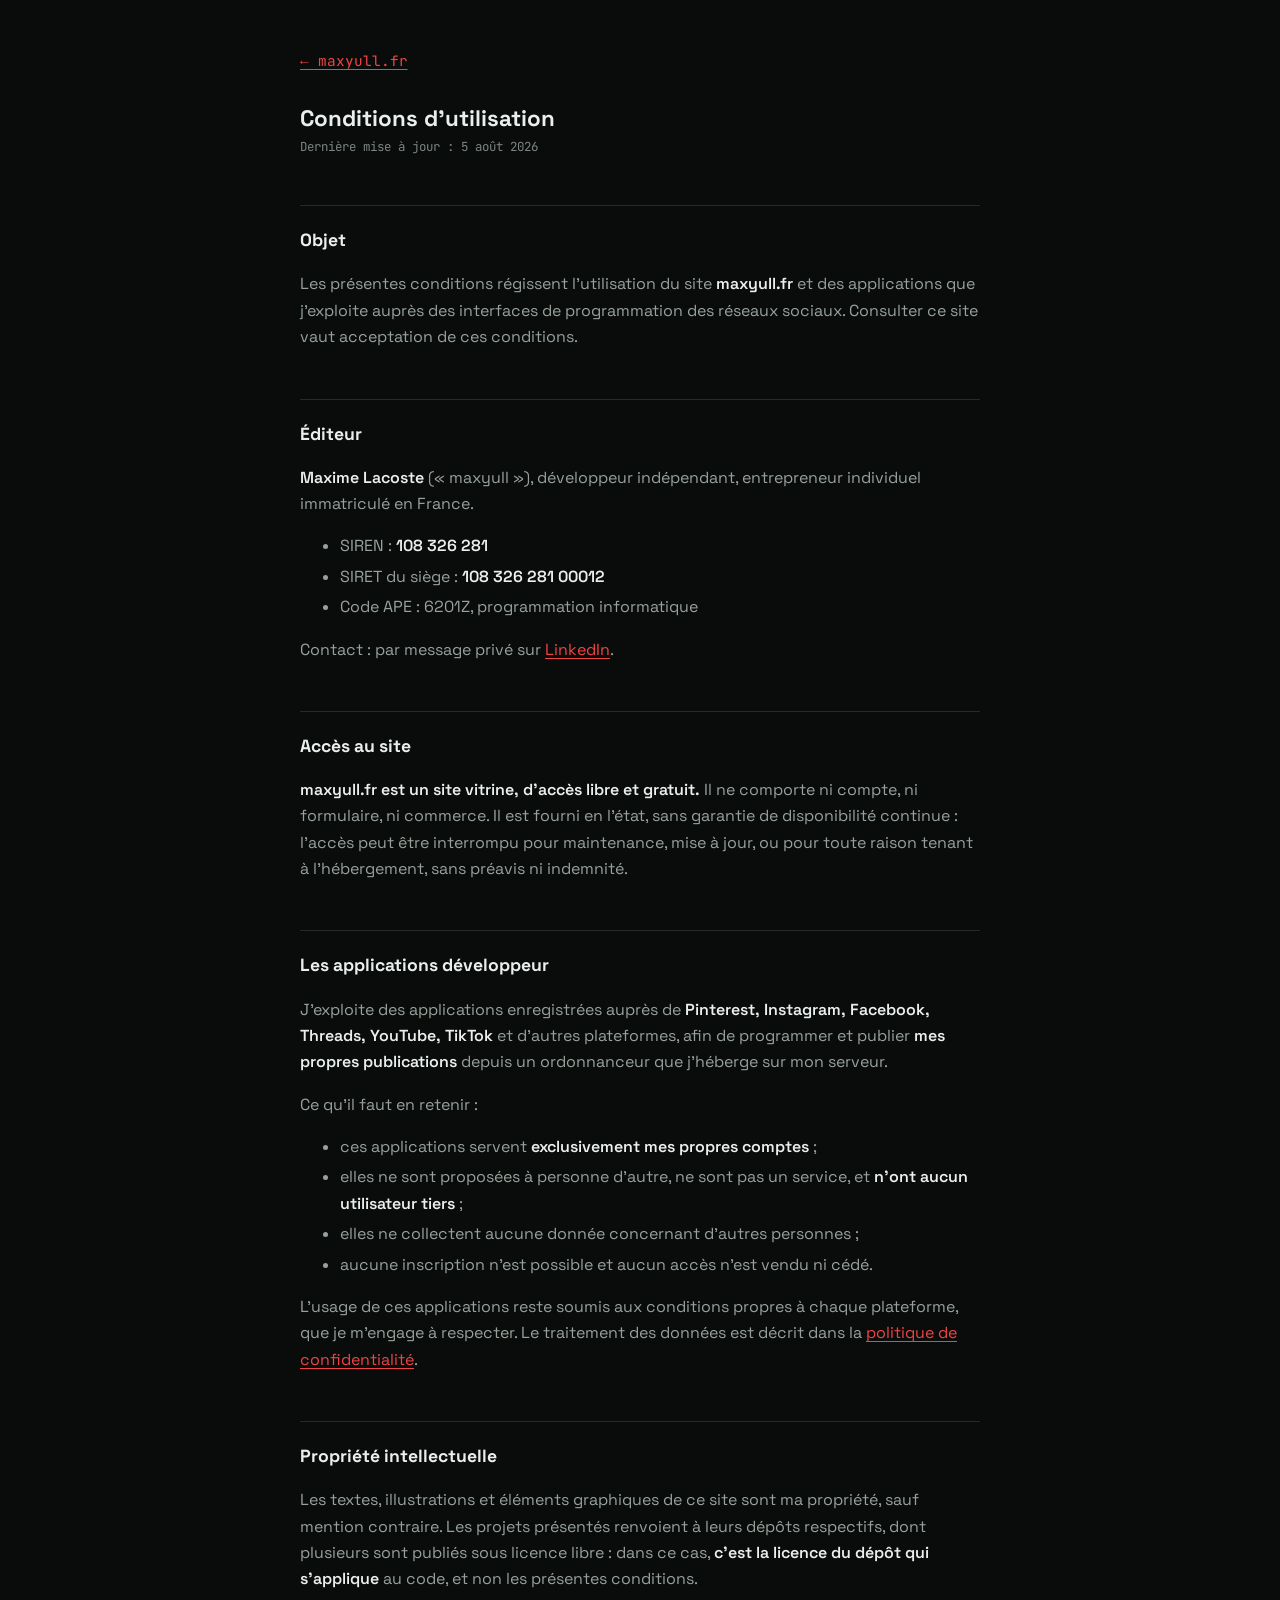
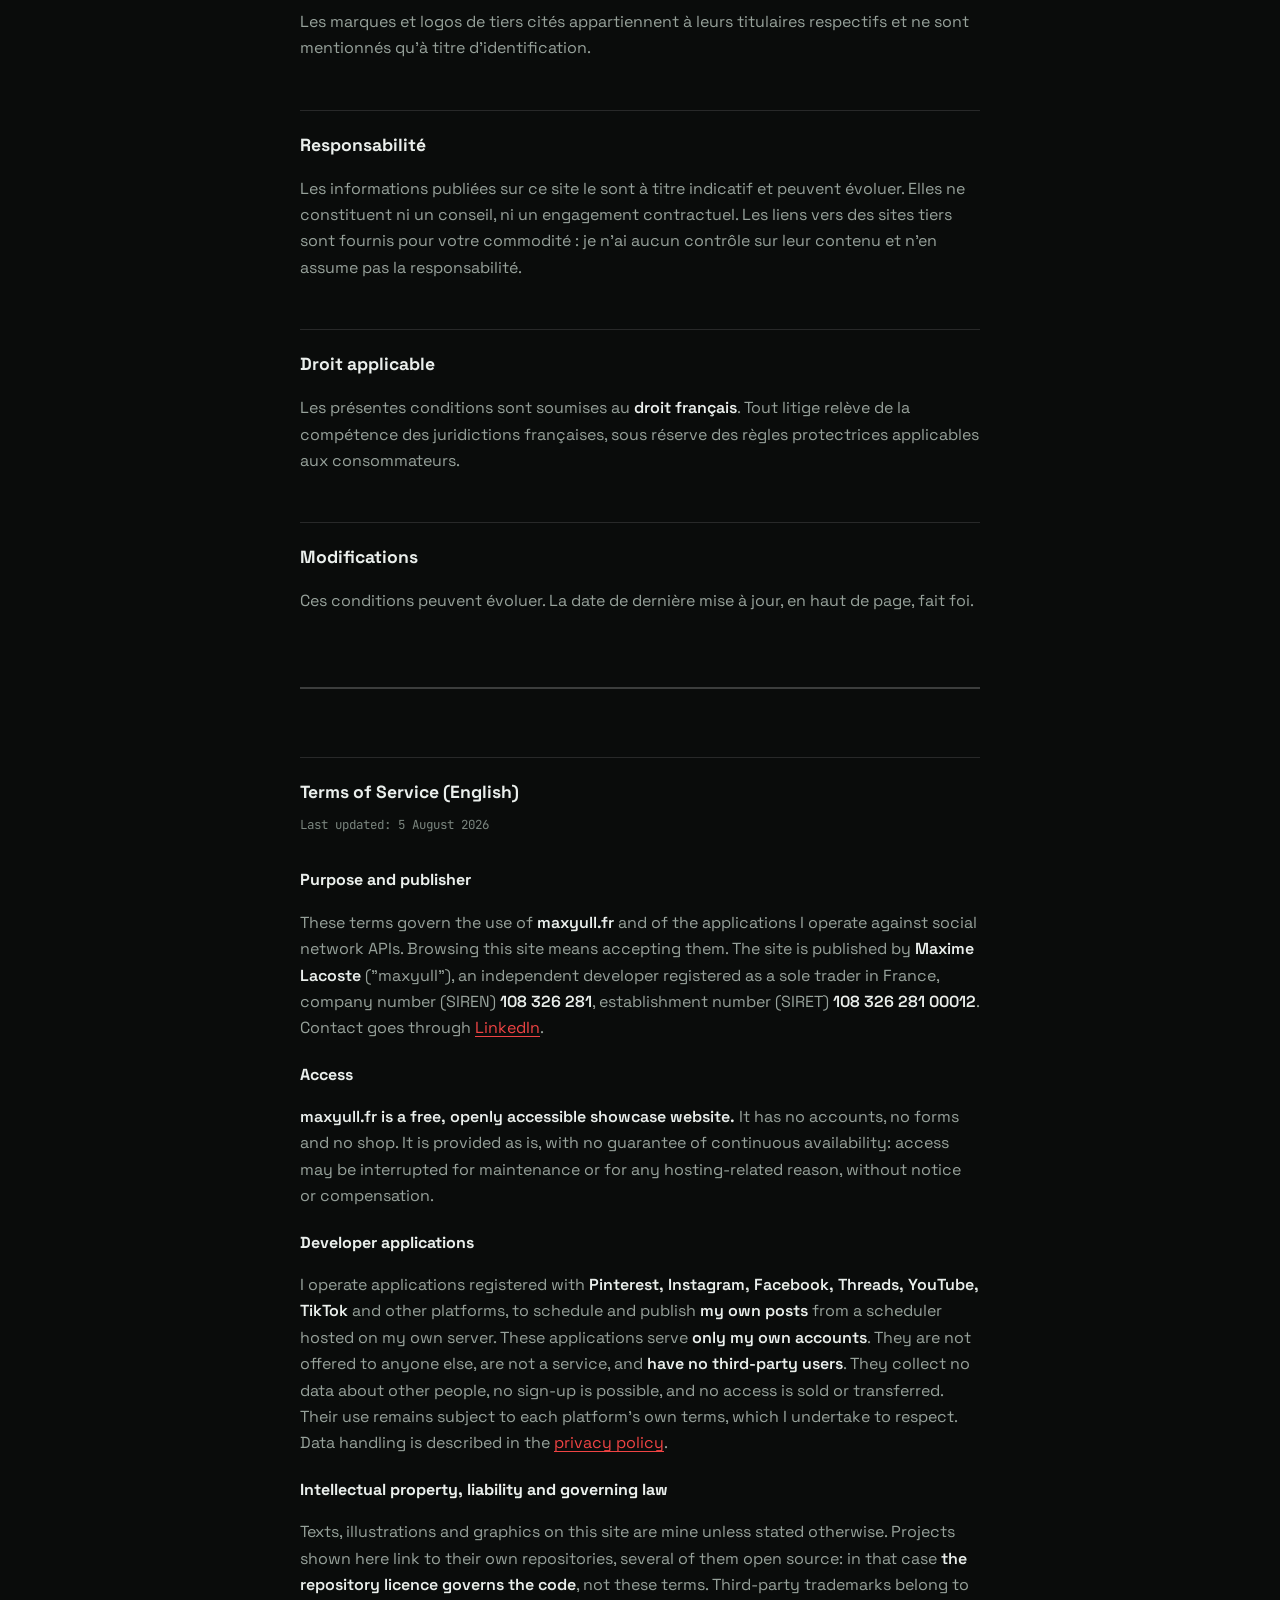
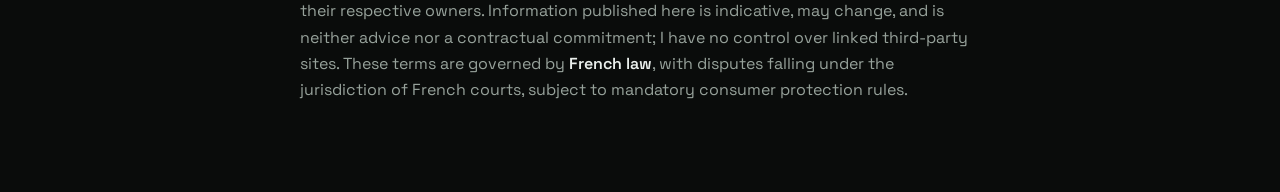
<file: conditions.html>
<!doctype html>
<html lang="fr">
<head>
<meta charset="utf-8">
<meta name="viewport" content="width=device-width, initial-scale=1">
<title>Conditions d'utilisation · maxyull</title>
<meta name="description" content="Conditions d'utilisation de maxyull.fr et des applications développeur exploitées par Maxime Lacoste.">
<meta name="theme-color" content="#0a0c0b">
<meta name="color-scheme" content="dark">
<meta name="robots" content="index, follow">
<link rel="icon" href="avatar.png">

<!-- ⚠️ `crossorigin` obligatoire même en même origine, sinon le préchargement
     est jeté et la police téléchargée deux fois. Voir index.html. -->
<link rel="preload" href="fonts/space-grotesk-var-latin.woff2" as="font" type="font/woff2" crossorigin>

<!-- ⚠️ `?v=` obligatoire et à incrémenter à chaque modification : OVH sert tout
     avec `max-age=3600`. -->
<link rel="stylesheet" href="fonts/fonts.css?v=1">
<link rel="stylesheet" href="tokens.css?v=1">

<script defer src="https://stats.maxyull.fr/script.js" data-website-id="69a3fb18-9178-4f40-8cec-5b680223495c" data-domains="maxyull.fr"></script>

<style>
/* Même parti pris que confidentialite.html : page autonome, qui emprunte les
   jetons de couleur et de typographie mais pas styles.css, dont les règles
   servent le plan de l'accueil. */
* { box-sizing: border-box; }

body {
  margin: 0;
  padding: var(--space-xl) var(--space-md) var(--space-2xl);
  background: var(--color-paper);
  color: var(--color-ink);
  font-family: var(--font-body);
  font-size: var(--text-base);
  line-height: 1.65;
  -webkit-text-size-adjust: 100%;
}

main { max-width: 68ch; margin: 0 auto; }

h1 { font-size: var(--text-xl); line-height: 1.25; margin: 0 0 var(--space-2xs); }

h2 {
  font-size: var(--text-lg);
  margin: var(--space-xl) 0 var(--space-xs);
  padding-top: var(--space-md);
  border-top: 1px solid var(--color-line);
}

h3 { font-size: var(--text-base); margin: var(--space-md) 0 var(--space-2xs); }

p, li { color: var(--color-ink-2); }
li { margin-bottom: var(--space-2xs); }
strong { color: var(--color-ink); font-weight: 600; }

a { color: var(--color-accent); text-underline-offset: 3px; }
a:hover { color: var(--color-accent-2); }
a:focus-visible { outline: 2px solid var(--color-focus); outline-offset: 3px; }

.date {
  font-family: var(--font-mono);
  font-size: var(--text-xs);
  color: var(--color-ink-3);
  margin: 0 0 var(--space-lg);
}

.retour {
  display: inline-block;
  margin-bottom: var(--space-lg);
  font-family: var(--font-mono);
  font-size: var(--text-sm);
}

.autre-langue {
  margin-top: var(--space-2xl);
  padding-top: var(--space-md);
  border-top: 2px solid var(--color-line-2);
}
</style>
</head>
<body>
<main>

<a class="retour" href="/">&larr; maxyull.fr</a>

<h1>Conditions d'utilisation</h1>
<p class="date">Dernière mise à jour : 5 août 2026</p>

<h2>Objet</h2>
<p>
  Les présentes conditions régissent l'utilisation du site <strong>maxyull.fr</strong> et des
  applications que j'exploite auprès des interfaces de programmation des réseaux sociaux.
  Consulter ce site vaut acceptation de ces conditions.
</p>

<h2>Éditeur</h2>
<p>
  <strong>Maxime Lacoste</strong> (« maxyull »), développeur indépendant, entrepreneur
  individuel immatriculé en France.
</p>
<ul>
  <li>SIREN : <strong>108 326 281</strong></li>
  <li>SIRET du siège : <strong>108 326 281 00012</strong></li>
  <li>Code APE : 6201Z, programmation informatique</li>
</ul>
<p>
  Contact : par message privé sur
  <a href="https://www.linkedin.com/in/maxyull" rel="noopener">LinkedIn</a>.
</p>

<h2>Accès au site</h2>
<p>
  <strong>maxyull.fr est un site vitrine, d'accès libre et gratuit.</strong> Il ne comporte ni
  compte, ni formulaire, ni commerce. Il est fourni en l'état, sans garantie de disponibilité
  continue : l'accès peut être interrompu pour maintenance, mise à jour, ou pour toute raison
  tenant à l'hébergement, sans préavis ni indemnité.
</p>

<h2>Les applications développeur</h2>
<p>
  J'exploite des applications enregistrées auprès de <strong>Pinterest, Instagram, Facebook,
  Threads, YouTube, TikTok</strong> et d'autres plateformes, afin de programmer et publier
  <strong>mes propres publications</strong> depuis un ordonnanceur que j'héberge sur mon
  serveur.
</p>
<p>Ce qu'il faut en retenir :</p>
<ul>
  <li>ces applications servent <strong>exclusivement mes propres comptes</strong> ;</li>
  <li>elles ne sont proposées à personne d'autre, ne sont pas un service, et
      <strong>n'ont aucun utilisateur tiers</strong> ;</li>
  <li>elles ne collectent aucune donnée concernant d'autres personnes ;</li>
  <li>aucune inscription n'est possible et aucun accès n'est vendu ni cédé.</li>
</ul>
<p>
  L'usage de ces applications reste soumis aux conditions propres à chaque plateforme, que je
  m'engage à respecter. Le traitement des données est décrit dans la
  <a href="/confidentialite.html">politique de confidentialité</a>.
</p>

<h2>Propriété intellectuelle</h2>
<p>
  Les textes, illustrations et éléments graphiques de ce site sont ma propriété, sauf mention
  contraire. Les projets présentés renvoient à leurs dépôts respectifs, dont plusieurs sont
  publiés sous licence libre : dans ce cas, <strong>c'est la licence du dépôt qui
  s'applique</strong> au code, et non les présentes conditions.
</p>
<p>
  Les marques et logos de tiers cités appartiennent à leurs titulaires respectifs et ne sont
  mentionnés qu'à titre d'identification.
</p>

<h2>Responsabilité</h2>
<p>
  Les informations publiées sur ce site le sont à titre indicatif et peuvent évoluer. Elles ne
  constituent ni un conseil, ni un engagement contractuel. Les liens vers des sites tiers sont
  fournis pour votre commodité : je n'ai aucun contrôle sur leur contenu et n'en assume pas la
  responsabilité.
</p>

<h2>Droit applicable</h2>
<p>
  Les présentes conditions sont soumises au <strong>droit français</strong>. Tout litige
  relève de la compétence des juridictions françaises, sous réserve des règles protectrices
  applicables aux consommateurs.
</p>

<h2>Modifications</h2>
<p>
  Ces conditions peuvent évoluer. La date de dernière mise à jour, en haut de page, fait foi.
</p>

<section class="autre-langue" lang="en">
  <h2>Terms of Service (English)</h2>
  <p class="date">Last updated: 5 August 2026</p>

  <h3>Purpose and publisher</h3>
  <p>
    These terms govern the use of <strong>maxyull.fr</strong> and of the applications I operate
    against social network APIs. Browsing this site means accepting them. The site is published
    by <strong>Maxime Lacoste</strong> ("maxyull"), an independent developer registered as a
    sole trader in France, company number (SIREN) <strong>108 326 281</strong>, establishment
    number (SIRET) <strong>108 326 281 00012</strong>. Contact goes through
    <a href="https://www.linkedin.com/in/maxyull" rel="noopener">LinkedIn</a>.
  </p>

  <h3>Access</h3>
  <p>
    <strong>maxyull.fr is a free, openly accessible showcase website.</strong> It has no
    accounts, no forms and no shop. It is provided as is, with no guarantee of continuous
    availability: access may be interrupted for maintenance or for any hosting-related reason,
    without notice or compensation.
  </p>

  <h3>Developer applications</h3>
  <p>
    I operate applications registered with <strong>Pinterest, Instagram, Facebook, Threads,
    YouTube, TikTok</strong> and other platforms, to schedule and publish <strong>my own
    posts</strong> from a scheduler hosted on my own server. These applications serve
    <strong>only my own accounts</strong>. They are not offered to anyone else, are not a
    service, and <strong>have no third-party users</strong>. They collect no data about other
    people, no sign-up is possible, and no access is sold or transferred. Their use remains
    subject to each platform's own terms, which I undertake to respect. Data handling is
    described in the <a href="/confidentialite.html">privacy policy</a>.
  </p>

  <h3>Intellectual property, liability and governing law</h3>
  <p>
    Texts, illustrations and graphics on this site are mine unless stated otherwise. Projects
    shown here link to their own repositories, several of them open source: in that case
    <strong>the repository licence governs the code</strong>, not these terms. Third-party
    trademarks belong to their respective owners. Information published here is indicative, may
    change, and is neither advice nor a contractual commitment; I have no control over linked
    third-party sites. These terms are governed by <strong>French law</strong>, with disputes
    falling under the jurisdiction of French courts, subject to mandatory consumer protection
    rules.
  </p>
</section>

</main>
</body>
</html>
</file>
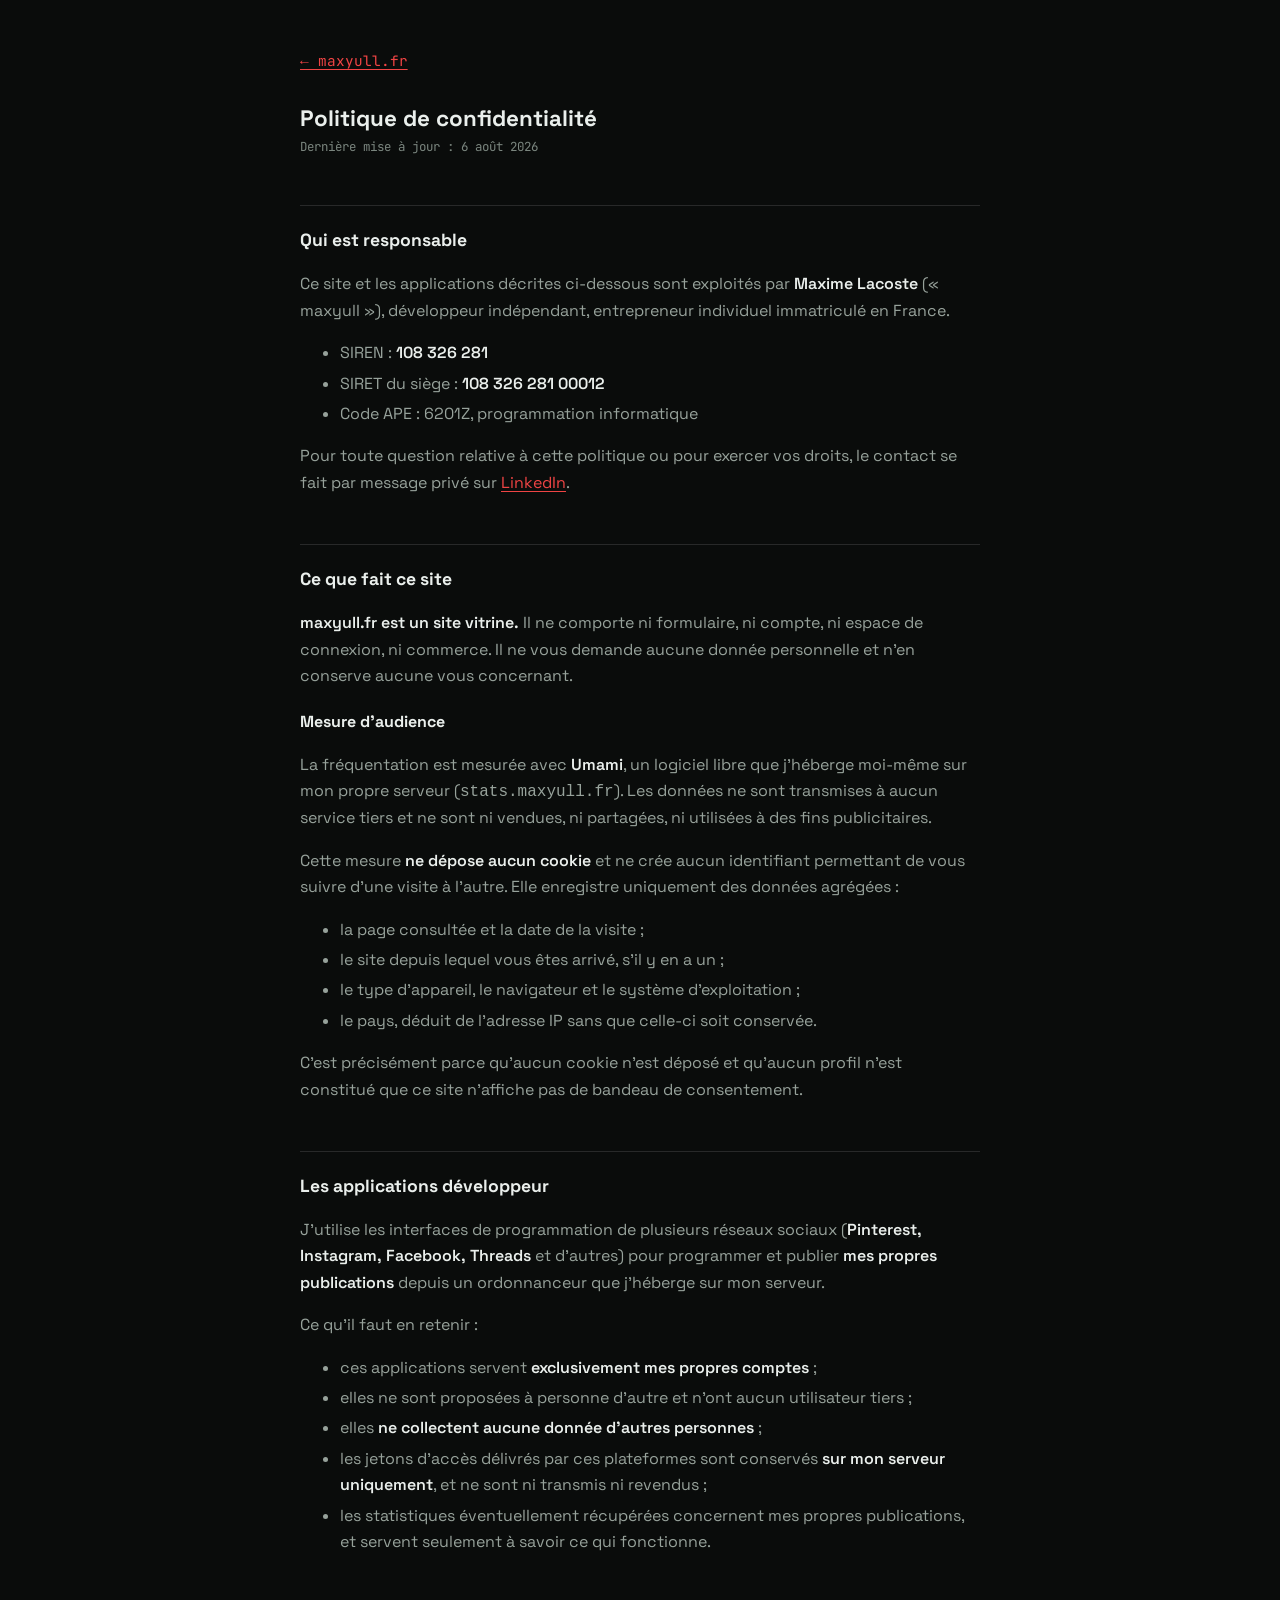
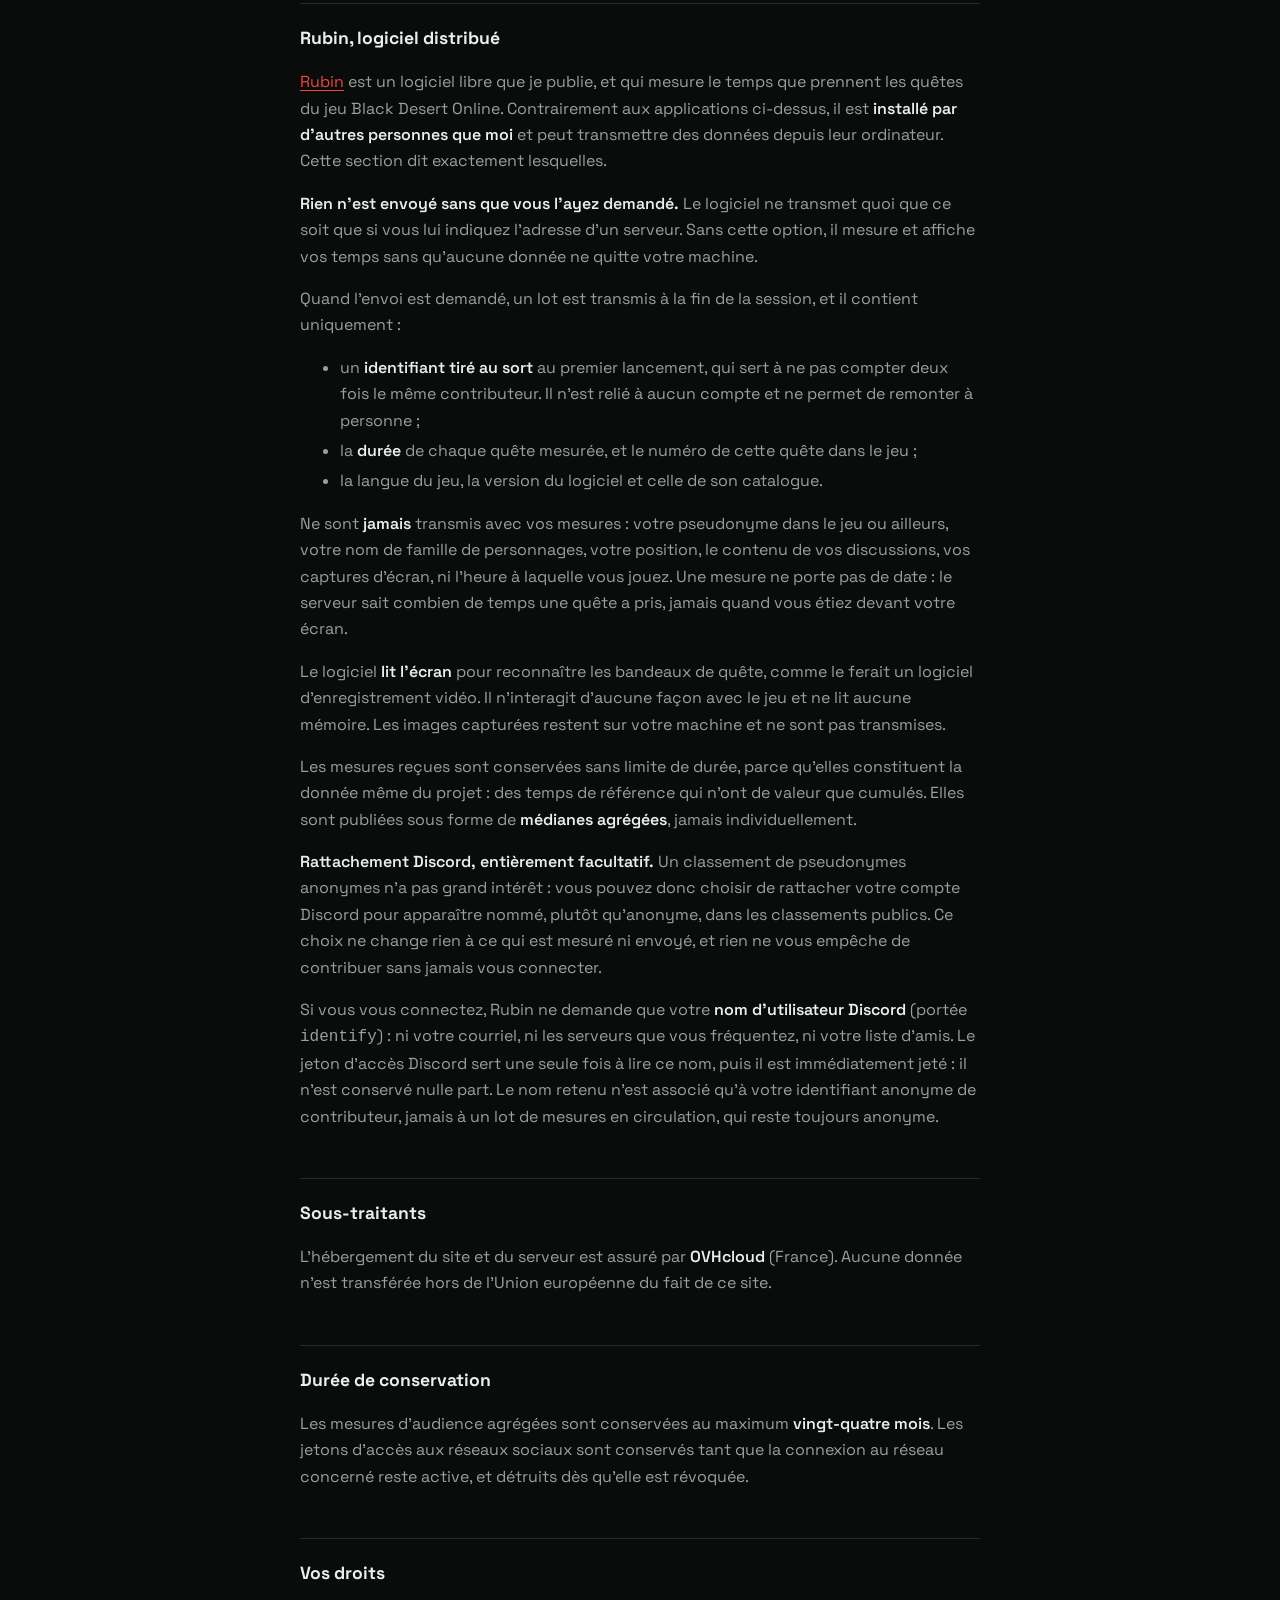
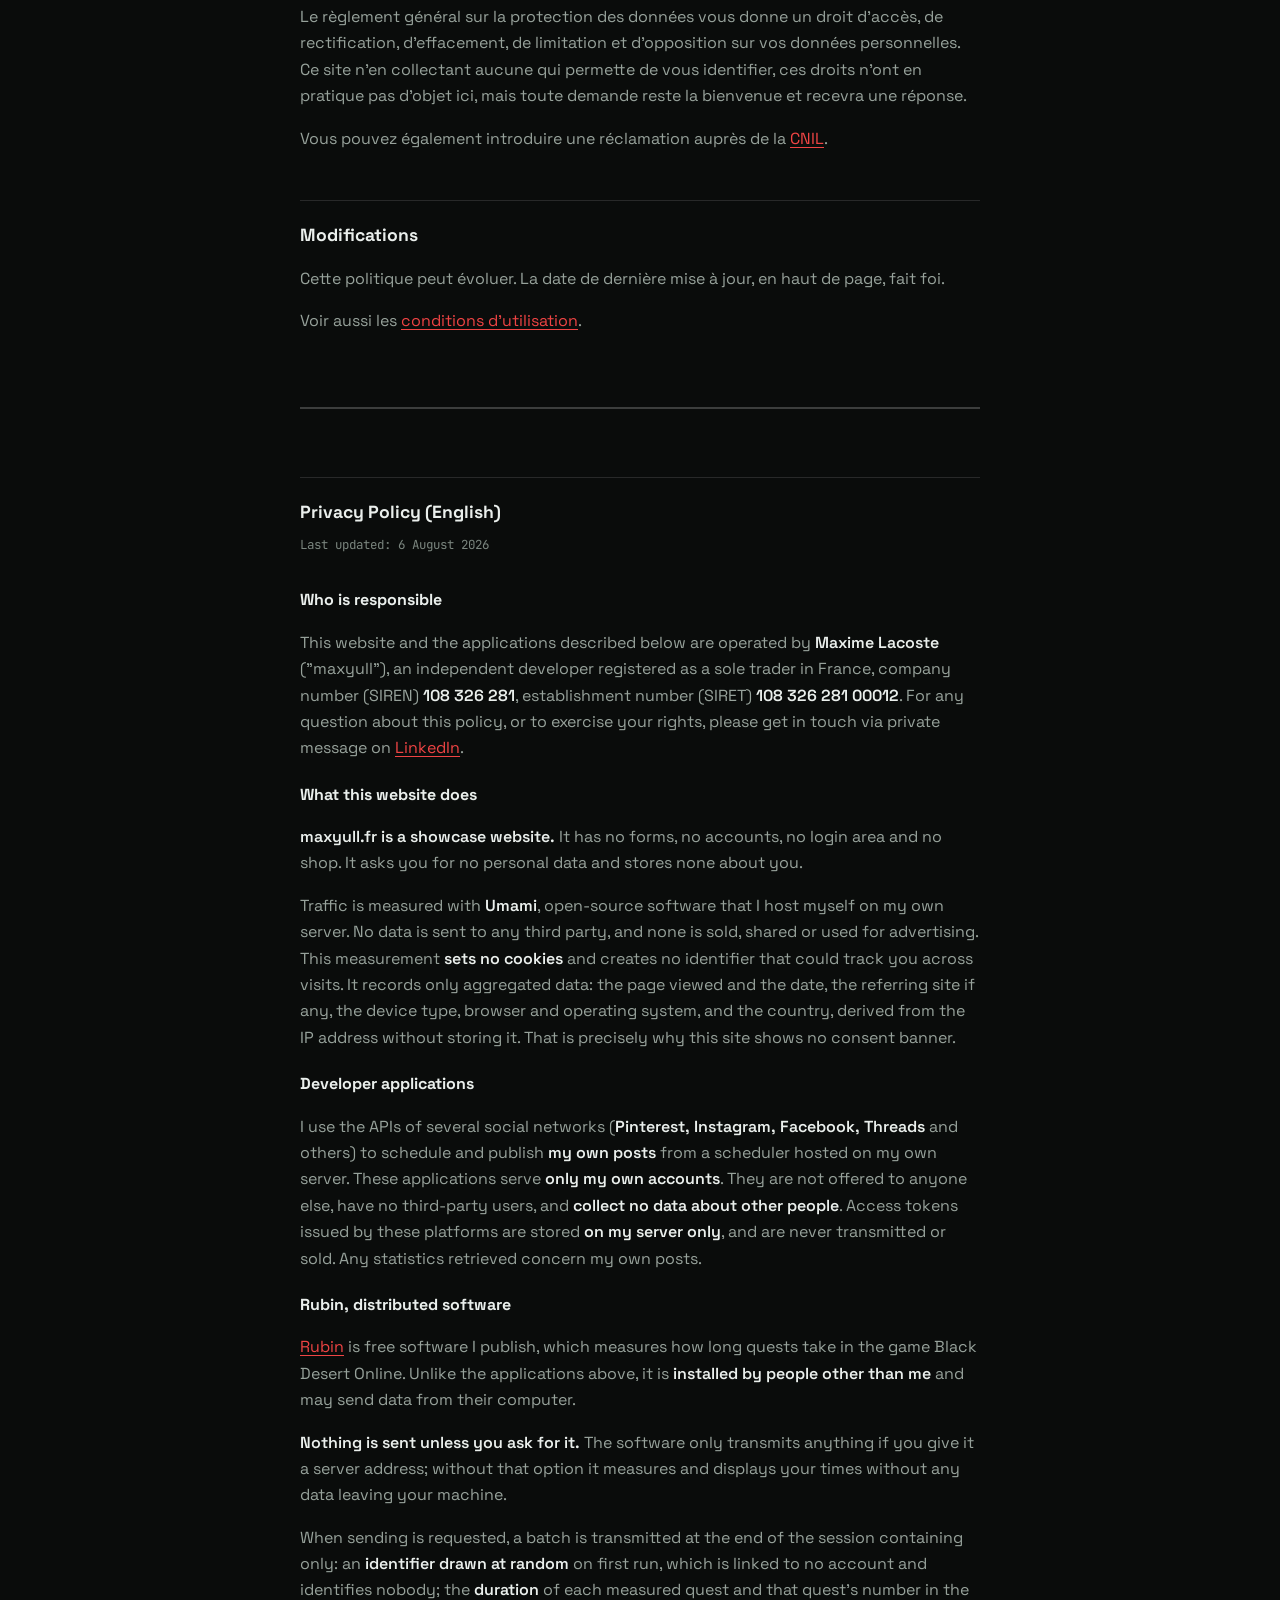
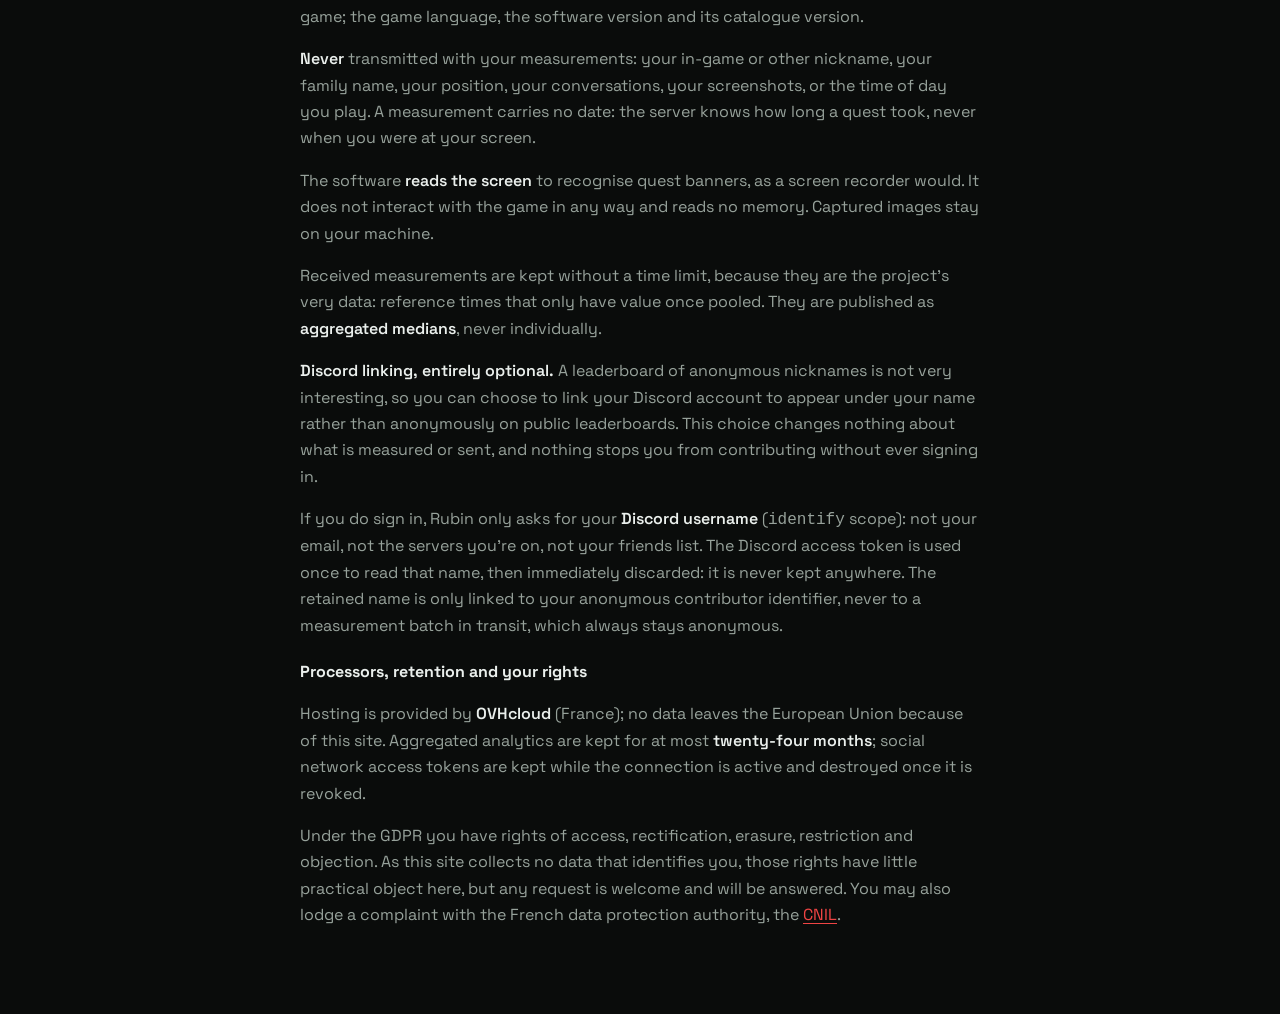
<file: confidentialite.html>
<!doctype html>
<html lang="fr">
<head>
<meta charset="utf-8">
<meta name="viewport" content="width=device-width, initial-scale=1">
<title>Politique de confidentialité · maxyull</title>
<meta name="description" content="Politique de confidentialité de maxyull.fr et des applications développeur exploitées par Maxime Lacoste.">
<meta name="theme-color" content="#0a0c0b">
<meta name="color-scheme" content="dark">
<meta name="robots" content="index, follow">
<link rel="icon" href="avatar.png">

<!-- ⚠️ Même contrainte que sur index.html : `crossorigin` est obligatoire même
     en même origine, sinon le préchargement est jeté et la police téléchargée
     deux fois. -->
<link rel="preload" href="fonts/space-grotesk-var-latin.woff2" as="font" type="font/woff2" crossorigin>

<!-- ⚠️ `?v=` obligatoire et à incrémenter à chaque modification : OVH sert tout
     avec `max-age=3600`. Voir l'avertissement détaillé en tête d'index.html. -->
<link rel="stylesheet" href="fonts/fonts.css?v=1">
<link rel="stylesheet" href="tokens.css?v=1">

<!-- Marqueur d'audience Umami, auto-hébergé sur le VPS. Sans cookie et sans
     identifiant persistant, d'où l'absence de bandeau de consentement — ce que
     cette page elle-même explique plus bas. C'est la seule ressource externe
     tolérée par la porte de publication du dépôt. -->
<script defer src="https://stats.maxyull.fr/script.js" data-website-id="69a3fb18-9178-4f40-8cec-5b680223495c" data-domains="maxyull.fr"></script>

<style>
/* Page autonome : elle n'emprunte pas styles.css, dont les règles servent le
   plan et le décor de l'accueil et n'auraient aucun sens ici. Seuls les jetons
   de couleur et de typographie sont partagés, pour que les deux pages restent
   visiblement du même site. */
* { box-sizing: border-box; }

body {
  margin: 0;
  padding: var(--space-xl) var(--space-md) var(--space-2xl);
  background: var(--color-paper);
  color: var(--color-ink);
  font-family: var(--font-body);
  font-size: var(--text-base);
  line-height: 1.65;
  -webkit-text-size-adjust: 100%;
}

main { max-width: 68ch; margin: 0 auto; }

h1 {
  font-size: var(--text-xl);
  line-height: 1.25;
  margin: 0 0 var(--space-2xs);
}

h2 {
  font-size: var(--text-lg);
  margin: var(--space-xl) 0 var(--space-xs);
  padding-top: var(--space-md);
  border-top: 1px solid var(--color-line);
}

h3 { font-size: var(--text-base); margin: var(--space-md) 0 var(--space-2xs); }

p, li { color: var(--color-ink-2); }
li { margin-bottom: var(--space-2xs); }
strong { color: var(--color-ink); font-weight: 600; }

a { color: var(--color-accent); text-underline-offset: 3px; }
a:hover { color: var(--color-accent-2); }
a:focus-visible { outline: 2px solid var(--color-focus); outline-offset: 3px; }

.date {
  font-family: var(--font-mono);
  font-size: var(--text-xs);
  color: var(--color-ink-3);
  margin: 0 0 var(--space-lg);
}

.retour {
  display: inline-block;
  margin-bottom: var(--space-lg);
  font-family: var(--font-mono);
  font-size: var(--text-sm);
}

/* La version anglaise suit la française dans le même document plutôt que
   derrière une bascule : une page de politique doit rester lisible sans
   JavaScript, y compris par un examinateur de plateforme qui la parcourt
   automatiquement. */
.autre-langue {
  margin-top: var(--space-2xl);
  padding-top: var(--space-md);
  border-top: 2px solid var(--color-line-2);
}
</style>
</head>
<body>
<main>

<a class="retour" href="/">&larr; maxyull.fr</a>

<h1>Politique de confidentialité</h1>
<p class="date">Dernière mise à jour : 6 août 2026</p>

<h2>Qui est responsable</h2>
<p>
  Ce site et les applications décrites ci-dessous sont exploités par
  <strong>Maxime Lacoste</strong> (« maxyull »), développeur indépendant,
  entrepreneur individuel immatriculé en France.
</p>
<ul>
  <li>SIREN : <strong>108 326 281</strong></li>
  <li>SIRET du siège : <strong>108 326 281 00012</strong></li>
  <li>Code APE : 6201Z, programmation informatique</li>
</ul>
<p>
  Pour toute question relative à cette politique ou pour exercer vos droits, le
  contact se fait par message privé sur
  <a href="https://www.linkedin.com/in/maxyull" rel="noopener">LinkedIn</a>.
</p>

<h2>Ce que fait ce site</h2>
<p>
  <strong>maxyull.fr est un site vitrine.</strong> Il ne comporte ni formulaire,
  ni compte, ni espace de connexion, ni commerce. Il ne vous demande aucune
  donnée personnelle et n'en conserve aucune vous concernant.
</p>

<h3>Mesure d'audience</h3>
<p>
  La fréquentation est mesurée avec <strong>Umami</strong>, un logiciel libre que
  j'héberge moi-même sur mon propre serveur (<code>stats.maxyull.fr</code>). Les
  données ne sont transmises à aucun service tiers et ne sont ni vendues, ni
  partagées, ni utilisées à des fins publicitaires.
</p>
<p>Cette mesure <strong>ne dépose aucun cookie</strong> et ne crée aucun identifiant
  permettant de vous suivre d'une visite à l'autre. Elle enregistre uniquement
  des données agrégées :</p>
<ul>
  <li>la page consultée et la date de la visite ;</li>
  <li>le site depuis lequel vous êtes arrivé, s'il y en a un ;</li>
  <li>le type d'appareil, le navigateur et le système d'exploitation ;</li>
  <li>le pays, déduit de l'adresse IP sans que celle-ci soit conservée.</li>
</ul>
<p>
  C'est précisément parce qu'aucun cookie n'est déposé et qu'aucun profil n'est
  constitué que ce site n'affiche pas de bandeau de consentement.
</p>

<h2>Les applications développeur</h2>
<p>
  J'utilise les interfaces de programmation de plusieurs réseaux sociaux
  (<strong>Pinterest, Instagram, Facebook, Threads</strong> et d'autres) pour
  programmer et publier <strong>mes propres publications</strong> depuis un
  ordonnanceur que j'héberge sur mon serveur.
</p>
<p>Ce qu'il faut en retenir :</p>
<ul>
  <li>ces applications servent <strong>exclusivement mes propres comptes</strong> ;</li>
  <li>elles ne sont proposées à personne d'autre et n'ont aucun utilisateur tiers ;</li>
  <li>elles <strong>ne collectent aucune donnée d'autres personnes</strong> ;</li>
  <li>les jetons d'accès délivrés par ces plateformes sont conservés
      <strong>sur mon serveur uniquement</strong>, et ne sont ni transmis ni revendus ;</li>
  <li>les statistiques éventuellement récupérées concernent mes propres
      publications, et servent seulement à savoir ce qui fonctionne.</li>
</ul>

<h2>Rubin, logiciel distribué</h2>
<p>
  <a href="https://github.com/Maxyull/rubin-bdo">Rubin</a> est un logiciel
  libre que je publie, et qui mesure le temps que prennent les quêtes du jeu
  Black Desert Online. Contrairement aux applications ci-dessus, il est
  <strong>installé par d'autres personnes que moi</strong> et peut transmettre
  des données depuis leur ordinateur. Cette section dit exactement lesquelles.
</p>
<p><strong>Rien n'est envoyé sans que vous l'ayez demandé.</strong> Le logiciel
  ne transmet quoi que ce soit que si vous lui indiquez l'adresse d'un serveur.
  Sans cette option, il mesure et affiche vos temps sans qu'aucune donnée ne
  quitte votre machine.</p>
<p>Quand l'envoi est demandé, un lot est transmis à la fin de la session, et il
  contient uniquement :</p>
<ul>
  <li>un <strong>identifiant tiré au sort</strong> au premier lancement, qui
      sert à ne pas compter deux fois le même contributeur. Il n'est relié à
      aucun compte et ne permet de remonter à personne ;</li>
  <li>la <strong>durée</strong> de chaque quête mesurée, et le numéro de cette
      quête dans le jeu ;</li>
  <li>la langue du jeu, la version du logiciel et celle de son catalogue.</li>
</ul>
<p>Ne sont <strong>jamais</strong> transmis avec vos mesures : votre pseudonyme
  dans le jeu ou ailleurs, votre nom de famille de personnages, votre
  position, le contenu de vos discussions, vos captures d'écran, ni l'heure à
  laquelle vous jouez. Une mesure ne porte pas de date : le serveur sait
  combien de temps une quête a pris, jamais quand vous étiez devant votre
  écran.</p>
<p>Le logiciel <strong>lit l'écran</strong> pour reconnaître les bandeaux de
  quête, comme le ferait un logiciel d'enregistrement vidéo. Il n'interagit
  d'aucune façon avec le jeu et ne lit aucune mémoire. Les images capturées
  restent sur votre machine et ne sont pas transmises.</p>
<p>Les mesures reçues sont conservées sans limite de durée, parce qu'elles
  constituent la donnée même du projet : des temps de référence qui n'ont de
  valeur que cumulés. Elles sont publiées sous forme de <strong>médianes
  agrégées</strong>, jamais individuellement.</p>
<p><strong>Rattachement Discord, entièrement facultatif.</strong> Un
  classement de pseudonymes anonymes n'a pas grand intérêt : vous pouvez donc
  choisir de rattacher votre compte Discord pour apparaître nommé, plutôt
  qu'anonyme, dans les classements publics. Ce choix ne change rien à ce qui
  est mesuré ni envoyé, et rien ne vous empêche de contribuer sans jamais vous
  connecter.</p>
<p>Si vous vous connectez, Rubin ne demande que votre <strong>nom d'utilisateur
  Discord</strong> (portée <code>identify</code>) : ni votre courriel, ni les
  serveurs que vous fréquentez, ni votre liste d'amis. Le jeton d'accès
  Discord sert une seule fois à lire ce nom, puis il est immédiatement jeté :
  il n'est conservé nulle part. Le nom retenu n'est associé qu'à votre
  identifiant anonyme de contributeur, jamais à un lot de mesures en
  circulation, qui reste toujours anonyme.</p>

<h2>Sous-traitants</h2>
<p>
  L'hébergement du site et du serveur est assuré par <strong>OVHcloud</strong>
  (France). Aucune donnée n'est transférée hors de l'Union européenne du fait de
  ce site.
</p>

<h2>Durée de conservation</h2>
<p>
  Les mesures d'audience agrégées sont conservées au maximum
  <strong>vingt-quatre mois</strong>. Les jetons d'accès aux réseaux sociaux sont
  conservés tant que la connexion au réseau concerné reste active, et détruits
  dès qu'elle est révoquée.
</p>

<h2>Vos droits</h2>
<p>
  Le règlement général sur la protection des données vous donne un droit d'accès,
  de rectification, d'effacement, de limitation et d'opposition sur vos données
  personnelles. Ce site n'en collectant aucune qui permette de vous identifier,
  ces droits n'ont en pratique pas d'objet ici, mais toute demande reste la
  bienvenue et recevra une réponse.
</p>
<p>
  Vous pouvez également introduire une réclamation auprès de la
  <a href="https://www.cnil.fr/" rel="noopener">CNIL</a>.
</p>

<h2>Modifications</h2>
<p>
  Cette politique peut évoluer. La date de dernière mise à jour, en haut de page,
  fait foi.
</p>
<p>
  Voir aussi les <a href="/conditions.html">conditions d'utilisation</a>.
</p>

<section class="autre-langue" lang="en">
  <h2>Privacy Policy (English)</h2>
  <p class="date">Last updated: 6 August 2026</p>

  <h3>Who is responsible</h3>
  <p>
    This website and the applications described below are operated by
    <strong>Maxime Lacoste</strong> ("maxyull"), an independent developer
    registered as a sole trader in France, company number (SIREN)
    <strong>108 326 281</strong>, establishment number (SIRET)
    <strong>108 326 281 00012</strong>. For any question about this policy, or to
    exercise your rights, please get in touch via private message on
    <a href="https://www.linkedin.com/in/maxyull" rel="noopener">LinkedIn</a>.
  </p>

  <h3>What this website does</h3>
  <p>
    <strong>maxyull.fr is a showcase website.</strong> It has no forms, no
    accounts, no login area and no shop. It asks you for no personal data and
    stores none about you.
  </p>
  <p>
    Traffic is measured with <strong>Umami</strong>, open-source software that I
    host myself on my own server. No data is sent to any third party, and none is
    sold, shared or used for advertising. This measurement
    <strong>sets no cookies</strong> and creates no identifier that could track
    you across visits. It records only aggregated data: the page viewed and the
    date, the referring site if any, the device type, browser and operating
    system, and the country, derived from the IP address without storing it. That
    is precisely why this site shows no consent banner.
  </p>

  <h3>Developer applications</h3>
  <p>
    I use the APIs of several social networks (<strong>Pinterest, Instagram,
    Facebook, Threads</strong> and others) to schedule and publish
    <strong>my own posts</strong> from a scheduler hosted on my own server. These
    applications serve <strong>only my own accounts</strong>. They are not offered
    to anyone else, have no third-party users, and
    <strong>collect no data about other people</strong>. Access tokens issued by
    these platforms are stored <strong>on my server only</strong>, and are never
    transmitted or sold. Any statistics retrieved concern my own posts.
  </p>

  <h3>Rubin, distributed software</h3>
  <p>
    <a href="https://github.com/Maxyull/rubin-bdo">Rubin</a> is free software I
    publish, which measures how long quests take in the game Black Desert Online.
    Unlike the applications above, it is <strong>installed by people other than
    me</strong> and may send data from their computer.
  </p>
  <p>
    <strong>Nothing is sent unless you ask for it.</strong> The software only
    transmits anything if you give it a server address; without that option it
    measures and displays your times without any data leaving your machine.
  </p>
  <p>
    When sending is requested, a batch is transmitted at the end of the session
    containing only: an <strong>identifier drawn at random</strong> on first run,
    which is linked to no account and identifies nobody; the
    <strong>duration</strong> of each measured quest and that quest's number in
    the game; the game language, the software version and its catalogue version.
  </p>
  <p>
    <strong>Never</strong> transmitted with your measurements: your in-game or
    other nickname, your family name, your position, your conversations, your
    screenshots, or the time of day you play. A measurement carries no date: the
    server knows how long a quest took, never when you were at your screen.
  </p>
  <p>
    The software <strong>reads the screen</strong> to recognise quest banners, as
    a screen recorder would. It does not interact with the game in any way and
    reads no memory. Captured images stay on your machine.
  </p>
  <p>
    Received measurements are kept without a time limit, because they are the
    project's very data: reference times that only have value once pooled. They
    are published as <strong>aggregated medians</strong>, never individually.
  </p>
  <p>
    <strong>Discord linking, entirely optional.</strong> A leaderboard of
    anonymous nicknames is not very interesting, so you can choose to link your
    Discord account to appear under your name rather than anonymously on public
    leaderboards. This choice changes nothing about what is measured or sent,
    and nothing stops you from contributing without ever signing in.
  </p>
  <p>
    If you do sign in, Rubin only asks for your <strong>Discord username</strong>
    (<code>identify</code> scope): not your email, not the servers you're on, not
    your friends list. The Discord access token is used once to read that name,
    then immediately discarded: it is never kept anywhere. The retained name is
    only linked to your anonymous contributor identifier, never to a measurement
    batch in transit, which always stays anonymous.
  </p>

  <h3>Processors, retention and your rights</h3>
  <p>
    Hosting is provided by <strong>OVHcloud</strong> (France); no data leaves the
    European Union because of this site. Aggregated analytics are kept for at most
    <strong>twenty-four months</strong>; social network access tokens are kept
    while the connection is active and destroyed once it is revoked.
  </p>
  <p>
    Under the GDPR you have rights of access, rectification, erasure, restriction
    and objection. As this site collects no data that identifies you, those rights
    have little practical object here, but any request is welcome and will be
    answered. You may also lodge a complaint with the French data protection
    authority, the <a href="https://www.cnil.fr/" rel="noopener">CNIL</a>.
  </p>
</section>

</main>
</body>
</html>
</file>
<file: styles.css>
/* Hallmark · pre-emit critique: P5 H5 E5 S5 R5 V5
 * Hallmark · genre: editorial · macrostructure: Map / Diagram · theme: Le Plan
 * enrichment: SVG construit (traces + pouls) · nav: aucune · footer: Ft2 inline
 * accent: rouge #ef4444 · axes: papier sombre / grotesque technique / accent chaud
 *
 * La page n'est pas une liste : c'est un PLAN. Maxime au centre, ce qu'il
 * fabrique en satellites, reliés par des traits. On voit d'un coup que le bot
 * appartient au jeu et que les prestations sortent de la boutique — une liste
 * ne peut pas dire ça.
 *
 * ⚠️ Le `?v=` de l'import n'est pas décoratif : sans en-tête Cache-Control
 * (python http.server, mutualisé OVH…) le navigateur sert une feuille périmée
 * sans le moindre signe. L'incrémenter à chaque modif de tokens.css.
 */

@import url("fonts/fonts.css");
@import url("tokens.css?v=9");

/* ------------------------------------------------------------------ base */

*, *::before, *::after { box-sizing: border-box; }

html, body { margin: 0; padding: 0; overflow-x: clip; }

body {
  min-height: 100dvh;
  display: flex;
  flex-direction: column;
  align-items: center;
  justify-content: safe center;
  gap: var(--space-lg);
  padding: var(--space-lg) var(--gutter) var(--space-md);
  background: var(--color-paper);
  color: var(--color-ink);
  font-family: var(--font-body);
  font-size: var(--text-base);
  -webkit-font-smoothing: antialiased;
  text-rendering: optimizeLegibility;
}

a { text-decoration: none; color: inherit; }
h1 { margin: 0; }
p  { margin: 0; }

:focus-visible {
  outline: 2px solid var(--color-focus);
  outline-offset: 4px;
  border-radius: var(--radius-sm);
}

/* ------------------------------------------------------------ le décor */

/* Le poste de travail, de biais derrière tout le reste.
   ⚠️ `z-index: -1` est obligatoire, pas un réglage de goût : `.chapeau` et
   `.repli` ne sont pas positionnés, donc un décor à z-index 0 passerait
   PAR-DESSUS le nom et les liens. Le négatif le renvoie derrière le contenu
   tout en le laissant devant le fond du body. */
.decor {
  position: fixed;
  inset: 0;
  z-index: -1;
  overflow: hidden;
  pointer-events: none;
}

/* Le personnage, debout à gauche, en vis-à-vis du poste. Il vient de la même
   character sheet que la marionnette des vidéos, donc le même Maxime dessiné
   sert aux deux usages.
   ⚠️ Pas de masque en bas : il a des pieds, un fondu les ferait fondre dans
   le vide. Il est simplement ancré sous le bord de l'écran. */
.decor__perso {
  position: absolute;
  left: clamp(8px, 3vw, 64px);
  bottom: -3vh;
  height: clamp(380px, 95vh, 1080px);
  width: auto;
  /* Retourné, pour qu'il tienne son portable du côté du poste et non du bord
     de l'écran. `transform` et non `scale`, et le centrage mobile passe par
     `translate` : les trois propriétés sont séparées, aucune n'écrase l'autre. */
  transform: scaleX(-1);
  /* ⚠️ Plus effacé que le bureau, à dessein : sa peau claire est la seule
     grande plage lumineuse du décor, à opacité égale il sautait aux yeux
     alors que le poste, presque noir, restait en retrait. */
  opacity: .13;
}

/* Ancré en bas à droite et débordant volontairement : le plateau et la tour
   sont coupés par le cadre de l'image source, ce débord met la coupe hors
   de l'écran. Le masque efface ce qu'il en resterait. */
.decor__bureau {
  position: absolute;
  right: -1vw;
  bottom: -14vh;
  width: auto;
  height: clamp(300px, 72vh, 980px);
  transform: rotate(-7deg);
  transform-origin: 100% 100%;
  opacity: .16;
  /* Un seul dégradé, horizontal, et court : il ne sert qu'à noyer la coupe du
     cadre sur le bord gauche de l'image. Plus long, il mangerait l'écran de
     gauche, celui qui affiche justement cette page-ci.
     ⚠️ Il y avait AUSSI un fondu vertical, hérité de la version où la scène
     portait encore son mur : il noyait la ligne franche du plateau, qui sinon
     se lisait comme un trait posé en travers de la page. Depuis que l'image
     est détourée, ce bord n'existe plus — et le fondu, lui, effaçait tout ce
     qui dépassait 22 % de la hauteur. Les écrans et la tour disparaissaient. */
  -webkit-mask-image: linear-gradient(to right, transparent, #000 7%);
  mask-image: linear-gradient(to right, transparent, #000 7%);
}

/* ---------------------------------------------------------- le chapeau */

.chapeau {
  display: flex;
  flex-direction: column;
  align-items: center;
  gap: var(--space-sm);
}

.tete { text-align: center; }
.tete h1 { font-size: var(--text-xl); font-weight: 700; letter-spacing: -.035em; }
.tete .h {
  margin-top: 2px;
  font-family: var(--font-mono);
  font-size: var(--text-3xs);
  letter-spacing: .12em;
  text-transform: uppercase;
  color: var(--color-accent);
}
.tete .role { margin-top: var(--space-2xs); font-size: var(--text-sm); color: var(--color-ink-2); }

/* La vue éclatée et la langue, côte à côte : voir le ⚠️ dans index.html, c'est
   48 px de chapeau rendus au plan. */
.outils { display: flex; align-items: center; gap: var(--space-sm); flex-wrap: wrap; justify-content: center; }

/* -------------------------------------------------------- la recherche */

/* ⚠️ `position: relative` sur le bloc, et RIEN dans le flux en dessous : la
   liste de résultats est ancrée ici en absolu. La hauteur du chapeau est une
   constante du calcul de la carte (voir la réserve de `.plan`) ; si la liste
   poussait le flux, la carte rétrécirait à chaque frappe. */
.cherche { position: relative; width: min(430px, 100%); }

.cherche__barre {
  display: flex;
  align-items: stretch;
  gap: var(--space-2xs);
}

/* Le sélecteur de catégorie est un vrai `<select>`, pas une liste maison :
   au clavier et sur mobile, le natif fait mieux que tout ce qu'on écrirait. */
.cherche__cat {
  flex: none;
  max-width: 40%;
  padding: 0 24px 0 12px;
  border: var(--rule-hair) solid var(--color-line-2);
  border-radius: 999px;
  background: transparent;
  color: var(--color-ink-2);
  font: 600 var(--text-3xs) / 1 var(--font-mono);
  letter-spacing: .08em;
  text-transform: uppercase;
  cursor: pointer;
  appearance: none;
  /* le chevron, en fond : `appearance: none` retire celui du système */
  background-image: linear-gradient(45deg, transparent 50%, currentColor 50%),
                    linear-gradient(135deg, currentColor 50%, transparent 50%);
  background-position: right 12px top 50%, right 7px top 50%;
  background-size: 5px 5px, 5px 5px;
  background-repeat: no-repeat;
  transition: color var(--dur-short) var(--ease-out),
              border-color var(--dur-short) var(--ease-out);
}

.cherche__cat:hover { color: var(--color-ink); border-color: var(--color-accent-line); }
/* ⚠️ Le menu déroulant natif se dessine avec les couleurs du SYSTÈME, pas du
   site : sans ça, texte clair sur fond clair chez qui a un thème clair. */
.cherche__cat option { background: var(--color-paper-2); color: var(--color-ink); }

.cherche__champ {
  flex: 1 1 auto;
  display: flex;
  align-items: center;
  gap: var(--space-xs);
  min-width: 0;
  padding: 0 14px;
  border: var(--rule-hair) solid var(--color-line-2);
  border-radius: 999px;
  transition: border-color var(--dur-short) var(--ease-out);
}

.cherche__champ:focus-within { border-color: var(--color-accent); }
.cherche__loupe { width: 14px; height: 14px; flex: none; color: var(--color-ink-3); }

.cherche__champ input {
  flex: 1 1 auto;
  min-width: 0;
  height: 34px;                 /* cible tactile, aligné sur `.eclat` */
  border: 0;
  background: none;
  color: var(--color-ink);
  font: 400 var(--text-sm) / 1 var(--font-body);
}

.cherche__champ input::placeholder { color: var(--color-ink-3); }
.cherche__champ input:focus { outline: none; }   /* le cadre passe au parent */
/* la croix native de `type="search"` est grise sur noir et hors voix : on la
   retire, Échap et le bouton effacent déjà */
.cherche__champ input::-webkit-search-cancel-button { display: none; }

/* ------------------------------------------------------ les résultats */

.trouve {
  position: absolute;
  z-index: var(--z-dessus);
  top: calc(100% + var(--space-2xs));
  left: 0;
  right: 0;
  max-height: 46vh;
  overflow-y: auto;
  padding: var(--space-2xs);
  border: var(--rule-hair) solid var(--color-line-2);
  border-radius: 14px;
  background: var(--color-paper-2);
  box-shadow: 0 18px 40px rgba(0, 0, 0, .55);
  text-align: left;
}

.trouve__r {
  display: flex;
  align-items: center;
  gap: var(--space-xs);
  width: 100%;
  padding: 7px 9px;
  border: 0;
  border-radius: 9px;
  background: none;
  color: inherit;
  font: inherit;
  text-align: left;
  cursor: pointer;
}

.trouve__r[aria-selected="true"],
.trouve__r:hover { background: var(--color-accent-soft); }

.trouve__r .pastille { width: 26px; height: 26px; flex: none; }
.trouve__r .pastille svg { width: 12px; height: 12px; }

.trouve__t { min-width: 0; flex: 1 1 auto; }
.trouve__t b {
  display: block;
  font-size: var(--text-xs);
  font-weight: 600;
  color: var(--color-ink);
  white-space: nowrap;
  overflow: hidden;
  text-overflow: ellipsis;
}
.trouve__t span {
  display: block;
  font-family: var(--font-mono);
  font-size: var(--text-3xs);
  color: var(--color-ink-3);
  white-space: nowrap;
  overflow: hidden;
  text-overflow: ellipsis;
}

/* le chemin : d'où vient ce résultat dans la carte */
.trouve__ou {
  flex: none;
  max-width: 38%;
  font-family: var(--font-mono);
  font-size: var(--text-3xs);
  color: var(--color-ink-3);
  letter-spacing: .04em;
  white-space: nowrap;
  overflow: hidden;
  text-overflow: ellipsis;
}

.trouve__rien {
  padding: 12px 10px;
  font-family: var(--font-mono);
  font-size: var(--text-2xs);
  color: var(--color-ink-3);
}

/* --------------------------------------------------------- vue éclatée */

.eclat {
  display: inline-flex;
  align-items: center;
  gap: var(--space-xs);
  padding: 9px 16px 9px 12px;   /* cible tactile : ~34 px de haut */
  border: var(--rule-hair) solid var(--color-line-2);
  border-radius: 999px;
  background: transparent;
  color: var(--color-ink-2);
  font: 600 var(--text-3xs) / 1 var(--font-mono);
  letter-spacing: .1em;
  text-transform: uppercase;
  white-space: nowrap;
  cursor: pointer;
  transition: color var(--dur-short) var(--ease-out),
              border-color var(--dur-short) var(--ease-out);
}

.eclat:hover { color: var(--color-ink); border-color: var(--color-accent-line); }
.eclat[aria-pressed="true"] { color: var(--color-accent); border-color: var(--color-accent); }

/* les cinq points : serrés au repos, écartés une fois la carte dépliée —
   le bouton montre ce qu'il fait */
.eclat__marque { position: relative; width: 15px; height: 15px; flex: none; }

.eclat__marque i {
  position: absolute;
  top: 50%;
  left: 50%;
  width: 3px;
  height: 3px;
  margin: -1.5px 0 0 -1.5px;
  border-radius: 50%;
  background: currentColor;
  transition: translate 260ms var(--ease-out);
}

.eclat__marque i:nth-child(2) { translate: -3px -3px; }
.eclat__marque i:nth-child(3) { translate:  3px -3px; }
.eclat__marque i:nth-child(4) { translate: -3px  3px; }
.eclat__marque i:nth-child(5) { translate:  3px  3px; }

.eclat[aria-pressed="true"] .eclat__marque i:nth-child(2) { translate: -6px -6px; }
.eclat[aria-pressed="true"] .eclat__marque i:nth-child(3) { translate:  6px -6px; }
.eclat[aria-pressed="true"] .eclat__marque i:nth-child(4) { translate: -6px  6px; }
.eclat[aria-pressed="true"] .eclat__marque i:nth-child(5) { translate:  6px  6px; }

/* ------------------------------------------------------- bascule FR / EN */

:root[data-lang="fr"] [data-en] { display: none; }
:root[data-lang="en"] [data-fr] { display: none; }

.langue {
  display: inline-flex;
  gap: 2px;
  padding: 3px;
  border: var(--rule-hair) solid var(--color-line-2);
  border-radius: 999px;
}

.langue button {
  font: 600 var(--text-3xs) / 1 var(--font-mono);
  letter-spacing: .1em;
  white-space: nowrap;
  padding: 11px 15px;          /* cible tactile : ~35 px de haut */
  border: 0;
  border-radius: 999px;
  background: transparent;
  color: var(--color-ink-3);
  cursor: pointer;
  transition: background-color var(--dur-short) var(--ease-out),
              color var(--dur-short) var(--ease-out);
}

.langue button:hover { color: var(--color-ink); background: var(--color-paper-2); }
.langue button[aria-pressed="true"] { background: var(--color-accent); color: var(--color-accent-ink); }
.langue button[disabled] { cursor: default; }

/* ══════════════════════════════════════════════════════════ le plan ═══ */

/* ⚠️ Le rapport doit suivre `VUE` dans index.html : les positions des nœuds
   sont des pourcentages calculés sur ces dimensions. Les désaccorder décale
   tous les nœuds par rapport à leurs traits.

   ⚠️ La largeur est bornée par la HAUTEUR disponible, pas seulement par la
   fenêtre : depuis que le nom est sorti du plan, le chapeau prend 165 px et la
   page se mettait à défiler sous 990 px de haut (mesuré : 281 px de trop en
   1280×800).

   ⚠️⚠️ Cette réserve est la SOMME de tout ce qui n'est pas le plan, et il faut
   la reprendre dès qu'on ajoute ou retire un élément dans le `flex` du body —
   sa gouttière comprise. Elle valait 265 px, écrite quand la page finissait sur
   le plan ; le pied de page des mentions légales est arrivé après (16 px + 32 px
   de gouttière) et personne n'a corrigé le chiffre. Résultat : 32 px de trop,
   la page défilait, et le nom se coupait en haut dès qu'on touchait la molette.
   Le détail, mesuré au navigateur :
     32 (marge haute) + 166 (chapeau) + 32 (gouttière) + 32 (gouttière)
     + 16 (pied) + 20 (marge basse) + 1 (arrondi) = 298.
   ⚠️ La barre de recherche a été ajoutée SANS toucher à ce chiffre, et c'est
   volontaire : empilée, elle coûtait 48 px et faisait passer un 1512×982 sous
   le plancher de 880 px — la page se remettait à défiler. « Vue éclatée » et
   la langue ont donc été mises côte à côte, ce qui rend exactement la place
   qu'elle prend. Le chapeau vaut toujours 166. Rajouter une ligne ici, c'est
   soit en retirer une ailleurs, soit reprendre ce chiffre.

   ⚠️ `container-type: inline-size` va avec : TOUT ce qu'il y a dedans est
   dimensionné en `cqw`, donc la carte rapetisse d'un bloc. Repasser une taille
   en px ferait grossir cet élément quand le plan rétrécit, et les étiquettes
   se percuteraient sur les petits écrans — alors que rien ne bouge sur grand. */
.plan {
  position: relative;
  container-type: inline-size;
  /* ⚠️ Le plancher à 880 px n'est pas négociable : sans lui, un écran court
     (1280×800) rétrécissait la carte à 810 px, les pastilles tombaient sous
     30 px et les étiquettes devenaient illisibles. Passé ce plancher on laisse
     la page défiler de quelques dizaines de pixels — c'est le moindre mal. */
  width: min(1120px, 100%, max(880px, (100dvh - 298px) * 1180 / 780));
  aspect-ratio: 1180 / 780;
}

/* ------------------------------------------------------------- traits */

.traits {
  position: absolute;
  inset: 0;
  width: 100%;
  height: 100%;
  overflow: visible;
  pointer-events: none;        /* ⚠️ sinon le SVG mange les clics des nœuds */
  z-index: var(--z-plan);
}

/* ⚠️ `pathLength="1"` normalise tous les traits : sans lui un trait court se
   dessine plus vite qu'un long et la construction paraît boiteuse. C'est un
   ATTRIBUT SVG, posé en JS à la création — il n'a pas d'équivalent CSS. */
.traits line {
  stroke-width: 1;
  fill: none;
  stroke-dasharray: 1;
  stroke-dashoffset: 1;
}

.traits .base      { stroke: var(--color-line); }
.traits .base--vif { stroke: var(--color-accent-line); }

/* Une mère ouverte : son trait est celui que le portrait vient d'emprunter, il
   reste allumé ; les autres reculent avec leurs mères. */
.plan.ouvert .base--vif       { stroke: var(--color-line); }
.plan.ouvert .base--vif.suivi { stroke: var(--color-accent); }

/* le pouls : un court segment qui court du parent vers le nœud, au survol */
.traits .pouls {
  stroke: var(--color-accent);
  stroke-width: 1.6;
  opacity: 0;
  stroke-dasharray: .12 .88;
  stroke-dashoffset: 1;
}

.traits .pouls.actif {
  opacity: 1;
  animation: courir 900ms cubic-bezier(.4, 0, .2, 1) infinite;
}

@keyframes courir { from { stroke-dashoffset: 1; } to { stroke-dashoffset: 0; } }

/* --------------------------------------------------- entrée orchestrée */

.dessine .base { animation: tracer var(--dur-trace) var(--ease-out) forwards; }
@keyframes tracer { to { stroke-dashoffset: 0; } }

@keyframes poser {
  from { opacity: 0; scale: .82; }
  to   { opacity: 1; scale: 1; }
}

/* ----------------------------------------------------------- les nœuds */

.noeud {
  position: absolute;
  translate: -50% -50%;
  z-index: var(--z-noeud);
  display: flex;
  flex-direction: column;
  align-items: center;
  gap: var(--space-2xs);
  text-align: center;
  color: var(--color-ink-2);
  opacity: 0;
  /* reset : les mères sont des <button> */
  padding: 0;
  border: 0;
  background: none;
  font: inherit;
  cursor: pointer;
  transition: color var(--dur-short) var(--ease-out),
              opacity var(--dur-short) var(--ease-out);
}

.dessine .noeud { animation: poser var(--dur-poser) var(--ease-out) forwards; }

/* ----------------------------------------------------- mères et enfants */

/* La mère est une ÉTAPE, pas une destination : plus grosse, nommée en clair,
   et son cerclé reste allumé pour dire « c'est cliquable, ça ne part pas ». */
.noeud--mere .pastille { width: 5.71cqw; height: 5.71cqw; border-color: var(--color-accent-line); }
.noeud--mere .pastille svg { width: 2.32cqw; height: 2.32cqw; }
.noeud--mere .n { font-size: 1.43cqw; color: var(--color-ink); }

/* ⚠️ L'animation d'entrée est en `forwards` : tant qu'elle est accrochée, elle
   garde la main sur `opacity` et AUCUNE règle normale ne peut atténuer une
   mère (une animation bat la cascade ordinaire). On la retire donc une fois
   les quatre posées, sinon le fondu des mères ci-dessous ne ferait rien. */
.plan.fini .noeud--mere { animation: none; opacity: 1; }

/* ⚠️ Une mère ouverte s'EFFACE : le portrait vient prendre sa place, les deux
   superposés feraient une bouillie. Elle reste dans le flux (pas de
   `display:none`) pour que son trait et sa position ne bougent pas. */
.plan.ouvert.fini .noeud--mere       { opacity: .34; }
.plan.ouvert.fini .noeud--mere:hover { opacity: 1; }
.plan.ouvert.fini .noeud--mere.actif { opacity: 0; pointer-events: none; }

.noeud--enfant .pastille { width: 4.46cqw; height: 4.46cqw; }
.noeud--enfant .pastille svg { width: 1.88cqw; height: 1.88cqw; }

/* un enfant qui a lui-même des enfants reste une ÉTAPE : même cerclé que les
   mères, pour qu'on voie qu'il ouvre au lieu de partir */
.noeud--etape .pastille { border-color: var(--color-accent-line); }
.plan.ouvert.fini .noeud--etape.actif { opacity: 0; pointer-events: none; }

/* ⚠️⚠️ LE MÊME PIÈGE QUE POUR LES MÈRES, une marche plus bas, et il a coûté
   cher. Tant que l'animation d'entrée reste accrochée en `forwards`, elle garde
   la main sur `opacity` et AUCUNE règle normale ne s'applique — la ligne
   juste au-dessus, celle qui efface l'étape ouverte pour que le portrait vienne
   s'y poser, ne faisait donc RIEN : l'étiquette de « Black Desert Online »
   restait lisible sous le portrait, à moitié cachée par lui. Les mères ont leur
   décrochage (`.plan.fini`), les enfants n'en avaient aucun.
   `posee` est ce décrochage, posé en JS nœud par nœud une fois la pose jouée :
   par minuteur et non par `animationend`, qui ne viendrait jamais en mouvement
   réduit. Il doit rendre `opacity: 1`, sinon le nœud retombe sur le `0` de
   `.noeud` et disparaît. */
.plan .noeud--enfant.posee { animation: none; opacity: 1; }

/* ------------------------------------------------------ la vue éclatée */

/* ⚠️ Tout est déplié en même temps : à taille normale, 22 nœuds sur la même
   carte se percutent. Les étiquettes rapetissent et les notes disparaissent —
   c'est une vue d'ensemble, pas une vue de lecture. */
.plan.eclate .noeud--enfant .pastille { width: 3.57cqw; height: 3.57cqw; }
.plan.eclate .noeud--enfant .pastille svg { width: 1.52cqw; height: 1.52cqw; }
.plan.eclate .noeud--enfant .n { font-size: .94cqw; }
.plan.eclate .noeud--enfant .f { display: none; }
.plan.eclate .noeud--mere .pastille { width: 4.64cqw; height: 4.64cqw; }
.plan.eclate .noeud--mere .f { display: none; }

.pastille {
  display: grid;
  place-items: center;
  width: 5cqw;
  height: 5cqw;
  border-radius: 50%;
  background: var(--color-paper);
  border: var(--rule-hair) solid var(--color-line);
  transition: border-color var(--dur-short) var(--ease-out),
              background-color var(--dur-short) var(--ease-out),
              scale 220ms var(--ease-out);
}

.noeud:hover { color: var(--color-accent); }
.noeud:hover .pastille,
.noeud:focus-visible .pastille {
  border-color: var(--color-accent);
  background: var(--color-accent-soft);
  scale: 1.12;
}

.pastille svg { width: 2.05cqw; height: 2.05cqw; fill: currentColor; }

.noeud .n { font-size: 1.29cqw; font-weight: 600; letter-spacing: -.02em; white-space: nowrap; }
.noeud .f { font-family: var(--font-mono); font-size: .89cqw; color: var(--color-ink-3); white-space: nowrap; }

/* ------------------------------------------------------------ le centre */

/* le siège vide : un anneau discret, révélé seulement quand le portrait est
   parti — au repos il serait caché sous la photo de toute façon.
   ⚠️ C'est un BOUTON (il ramène au centre d'un coup), donc il faut défaire
   l'apparence native : sans `appearance: none` + `background: none`, Windows
   pose un rectangle gris plein au milieu de la carte. */
/* ⚠️ LA CIBLE ET L'ANNEAU SONT DEUX BOÎTES. Le bouton fait 44 px au minimum,
   l'anneau visible reste à 3.04cqw : dessiné à même le bouton, il descendait
   sous 28 px dès qu'on rétrécit la fenêtre (le plan vit jusqu'à 880 px), et le
   banc de mesure le rapporte comme cible trop petite — à juste titre, on ne
   vise pas un anneau de 26 px à la souris. */
.siege {
  position: absolute;
  left: 50%;
  top: 50%;
  width: max(3.04cqw, 44px);
  height: max(3.04cqw, 44px);
  translate: -50% -50%;
  appearance: none;
  padding: 0;
  background: none;
  border: 0;
  border-radius: 50%;
  opacity: 0;
  pointer-events: none;
  z-index: var(--z-plan);
  transition: opacity var(--dur-short) var(--ease-out);
}

.siege::before {
  content: '';
  position: absolute;
  left: 50%;
  top: 50%;
  width: 3.04cqw;
  height: 3.04cqw;
  translate: -50% -50%;
  border: var(--rule-hair) dashed var(--color-line-2);
  border-radius: 50%;
  transition: border-color var(--dur-short) var(--ease-out),
              scale var(--dur-short) var(--ease-out);
}

/* ⚠️ `pointer-events` revient AVEC l'opacité, jamais avant : au repos le siège
   est exactement sous le portrait, et resté cliquable il lui volerait le clic
   — d'autant qu'il est maintenant plus large que l'anneau qu'on voit. */
.plan.ouvert .siege { opacity: 1; pointer-events: auto; cursor: pointer; }

.plan.ouvert .siege:hover::before,
.plan.ouvert .siege:focus-visible::before {
  border-color: var(--color-accent);
  border-style: solid;
  scale: 1.18;
}

/* ⚠️ `.moi` ne contient QUE le portrait dans le flux : c'est ce qui le laisse
   exactement au centre géométrique, là où convergent les traits. Le nom, le
   pseudo et le rôle sont posés au-dessus, hors du flux. */
/* ⚠️ La durée doit rester égale à `VOYAGE` dans index.html : c'est elle qui
   décide du moment où la fratrie apparaît. Les désaccorder fait entrer les
   enfants avant l'arrivée du portrait, ou les fait attendre dans le vide. */
.moi {
  position: absolute;
  left: 50%;
  top: 50%;
  translate: -50% -50%;
  z-index: var(--z-dessus);
  opacity: 0;
  transition: left 620ms var(--ease-out), top 620ms var(--ease-out);
}

/* ⚠️ Deux allures : lente au départ du centre, vive en transit d'une mère à
   l'autre. La durée réelle est posée EN LIGNE par `basculer` (sur la
   transition et sur `--vol`) ; les 620 ms écrites ici ne sont qu'un repli. */

/* --- le portrait est un bouton de retour une fois qu'on a quitté le centre */

/* ⚠️ `position` + `z-index` ne sont pas décoratifs : le halo est un `::before`
   à `z-index: -1`, il lui faut ce contexte d'empilement pour rester DERRIÈRE
   le portrait mais DEVANT le papier. Et c'est ce bloc, halo compris, qui est
   mis à l'échelle pendant le voyage — un portrait qui rétrécit en laissant son
   halo à taille réelle ferait un trou lumineux. */
.moi__bouton {
  position: relative;
  z-index: 0;
  display: block;
  padding: 0;
  border: 0;
  background: none;
  cursor: pointer;
  border-radius: 50%;
}

.moi__bouton[disabled] { cursor: default; }

/* Le portrait rétrécit en chemin et retrouve sa taille en arrivant : il file
   sur le trait au lieu de glisser. La durée doit rester celle du voyage. */
.moi--vol .moi__bouton { animation: filer var(--vol, 620ms) var(--ease-out); }

@keyframes filer {
  0%, 100% { scale: 1; }
  46%      { scale: .46; }
}

/* ⚠️ `--ox`/`--oy` sont posés en JS depuis l'angle de la mère ouverte : le nom
   se range du côté du centre, à l'opposé de l'éventail. Voir `basculer`. */
.moi__ou {
  position: absolute;
  top: 50%;
  left: 50%;
  translate: calc(-50% + var(--ox, 0px)) calc(-50% + var(--oy, 104px));
  width: max-content;
  text-align: center;
}

.moi__ou b {
  display: block;
  font-size: 1.43cqw;
  font-weight: 600;
  letter-spacing: -.02em;
  color: var(--color-ink);
}

.moi__ou span {
  display: block;
  margin-top: 2px;
  font-family: var(--font-mono);
  font-size: .89cqw;
  letter-spacing: .08em;
  text-transform: uppercase;
  color: var(--color-accent);
}

/* la flèche vit sur la ligne du retour, pas avant le nom : posée sur `.moi__ou`
   elle tomberait seule sur sa propre ligne, `<b>` étant en bloc */
.moi__ou span::before { content: "\2190\00a0"; }

.moi__bouton:not([disabled]):hover img,
.moi__bouton:focus-visible img { box-shadow: 0 0 0 1px var(--color-accent), 0 0 70px -14px rgba(239, 68, 68, .7); }

.dessine .moi { animation: poser 520ms var(--ease-out) forwards; }

.moi img {
  display: block;
  width: 9.64cqw;
  height: 9.64cqw;
  border-radius: 50%;
  object-fit: cover;
  filter: grayscale(1) contrast(1.15);
  box-shadow: 0 0 0 1px var(--color-line), 0 0 70px -18px rgba(239, 68, 68, .45);
}

/* halo qui bat très lentement, derrière le portrait.
   ⚠️ Accroché au BOUTON et non à `.moi` : `.moi` porte aussi le nom et la
   ligne de retour, un halo posé là suivrait le texte et non la photo. */
.moi__bouton::before {
  content: "";
  position: absolute;
  top: 50%;
  left: 50%;
  width: 16.96cqw;
  height: 16.96cqw;
  translate: -50% -50%;
  border-radius: 50%;
  background: radial-gradient(rgba(239, 68, 68, .18), transparent 68%);
  animation: battre 5.5s ease-in-out infinite;
  pointer-events: none;
  z-index: -1;
}

@keyframes battre {
  0%, 100% { opacity: .55; scale: .94; }
  50%      { opacity: 1;   scale: 1.06; }
}

/* --------------------------------- dérive : l'image respire, sans bouger */

.derive { animation: deriver var(--t, 13s) ease-in-out infinite alternate; }
@keyframes deriver {
  from { transform: translate(0, 0); }
  to   { transform: translate(var(--dx, 4px), var(--dy, -5px)); }
}

/* ═════════════════════════════════════ repli : la liste hiérarchique ═══ */

/* ⚠️ Sous 880 px un plan devient illisible : nœuds superposés, traits croisés.
   La liste garde l'information de PARENTÉ (le retrait) sans la position. */
.repli { display: none; width: min(430px, 100%); }

.repli__tete {
  display: flex;
  align-items: center;
  gap: var(--space-sm);
  margin-bottom: var(--space-md);
}

.repli__tete img {
  width: 52px;
  height: 52px;
  border-radius: 50%;
  object-fit: cover;
  filter: grayscale(1) contrast(1.15);
  box-shadow: 0 0 0 1px var(--color-line);
}

.repli__tete h1 { font-size: var(--text-lg); font-weight: 700; letter-spacing: -.03em; }
.repli__tete .role { margin-top: 2px; font-size: var(--text-xs); color: var(--color-ink-2); }
.repli__tete .h {
  margin-top: 2px;
  font-family: var(--font-mono);
  font-size: var(--text-3xs);
  letter-spacing: .1em;
  text-transform: uppercase;
  color: var(--color-accent);
}

.liste__lien {
  display: flex;
  align-items: center;
  gap: var(--space-sm);
  padding: 11px 0;
  border-bottom: var(--rule-hair) solid var(--color-line);
  color: var(--color-ink-2);
  transition: color var(--dur-short) var(--ease-out);
}

.liste__lien:hover { color: var(--color-accent); }
.liste__lien svg { width: 18px; height: 18px; fill: currentColor; flex: none; }
.liste__lien b { font-weight: 600; color: var(--color-ink); font-size: var(--text-sm); }
.liste__lien span { margin-left: auto; font-family: var(--font-mono); font-size: var(--text-2xs); color: var(--color-ink-3); }

/* ⚠️ Les mères ne sont PAS des liens ici non plus : sur le repli il n'y a rien
   à ouvrir, tout est déjà déplié. Elles ne sont que des intertitres. */
.liste__mere {
  margin-top: var(--space-md);
  padding-bottom: var(--space-2xs);
  font-family: var(--font-mono);
  font-size: var(--text-3xs);
  font-weight: 600;
  letter-spacing: .14em;
  text-transform: uppercase;
  color: var(--color-accent);
}

.liste__mere--sous {
  margin-top: var(--space-sm);
  padding-left: 26px;
  color: var(--color-ink-3);
}

.liste__lien--enfant { padding-left: 26px; }

@media (max-width: 880px) {
  .plan  { display: none; }
  .repli { display: block; }
  /* ⚠️ Le repli est une LISTE de liens posée en plein sur le décor, là où le
     plan ne pose que des pastilles espacées. À la même opacité, les écrans et
     le tapis passaient derrière les libellés et les rendaient sales. */
  .decor img { opacity: .10; }

  /* ⚠️ Le bouton de vue éclatée ne pilote QUE `.plan`, qui est masqué juste
     au-dessus : sous 880 px il ne pouvait rien déplier. Le repli montre déjà
     toute l'arborescence, il n'y a rien à éclater. */
  .eclat { display: none; }

  /* Le personnage remonte en haut : à gauche il n'y a plus de vide sous 880 px,
     le repli occupe toute la largeur et il tomberait pile derrière les libellés
     des liens. En haut il occupe le blanc du chapeau, où rien ne se lit. */
  .decor__perso {
    top: 1vh;
    bottom: auto;
    left: 50%;
    right: auto;
    translate: -50% 0;      /* pas `transform` : le décor n'en a pas ici, mais
                               la propriété séparée ne peut rien écraser */
    height: 52vh;
    opacity: .15;
  }
}


/* ═════════════════════════════════════════════ mouvement réduit ═══ */

/* ⚠️ Tout est coupé, et surtout traits et nœuds redeviennent VISIBLES : leur
   état initial est « invisible », donc sans ces règles la page resterait vide
   pour qui a désactivé les animations. C'est l'erreur classique du motif. */
@media (prefers-reduced-motion: reduce) {
  .traits line   { stroke-dashoffset: 0 !important; animation: none !important; }
  .traits .pouls { display: none; }
  .noeud, .moi   { opacity: 1 !important; animation: none !important; }
  .derive, .moi__bouton::before, .moi--vol .moi__bouton { animation: none !important; }
  /* le portrait se téléporte au lieu de voyager ; le JS suit (`LENT`) et fait
     entrer la fratrie sans attendre */
  .moi { transition: none !important; }
  /* ⚠️ le `opacity: 1 !important` ci-dessus rendrait la mère ouverte visible
     SOUS le portrait posé dessus — il faut la remasquer avec la même force */
  .plan.ouvert.fini .noeud--mere       { opacity: .34 !important; }
  .plan.ouvert.fini .noeud--mere.actif { opacity: 0 !important; }
  *, *::before, *::after { transition-duration: 120ms !important; }
}

/* ------------------------------------------------------- pied de page */

/* ⚠️ Exigé par les plateformes qui examinent une application développeur :
   les liens vers la politique de confidentialité et les conditions doivent
   être atteignables depuis le site SANS ouvrir de menu. D'où un pied en clair
   plutôt qu'un nœud de plus dans le plan, qui serait un menu déguisé.
   Volontairement effacé : il ne doit pas concurrencer la constellation. */
.pied {
  display: flex;
  align-items: center;
  gap: var(--space-xs);
  font-family: var(--font-mono);
  font-size: var(--text-2xs);
  color: var(--color-ink-3);
  letter-spacing: .04em;
}

.pied a {
  color: inherit;
  text-decoration: none;
  border-bottom: 1px solid transparent;
  padding-bottom: 1px;
}

.pied a:hover { color: var(--color-ink-2); border-bottom-color: var(--color-line-2); }
.pied a:focus-visible { outline: 2px solid var(--color-focus); outline-offset: 3px; }

/* --------------------------------------------------------- impression */

@media print {
  .plan, .langue, .decor { display: none; }
  .repli { display: block; }
}
</file>
<file: fonts/fonts.css>
/* Fraunces 500 (latin-ext) */
@font-face {
  font-family: 'Fraunces';
  font-style: normal;
  font-weight: 500;
  font-display: swap;
  src: url(fraunces-500-latin-ext.woff2) format('woff2');
  unicode-range: U+0100-02BA, U+02BD-02C5, U+02C7-02CC, U+02CE-02D7, U+02DD-02FF, U+0304, U+0308, U+0329, U+1D00-1DBF, U+1E00-1E9F, U+1EF2-1EFF, U+2020, U+20A0-20AB, U+20AD-20C0, U+2113, U+2C60-2C7F, U+A720-A7FF;
}
/* Fraunces 500 (latin) */
@font-face {
  font-family: 'Fraunces';
  font-style: normal;
  font-weight: 500;
  font-display: swap;
  src: url(fraunces-500-latin.woff2) format('woff2');
  unicode-range: U+0000-00FF, U+0131, U+0152-0153, U+02BB-02BC, U+02C6, U+02DA, U+02DC, U+0304, U+0308, U+0329, U+2000-206F, U+20AC, U+2122, U+2191, U+2193, U+2212, U+2215, U+FEFF, U+FFFD;
}
/* Fraunces 600 (latin-ext) */
@font-face {
  font-family: 'Fraunces';
  font-style: normal;
  font-weight: 600;
  font-display: swap;
  src: url(fraunces-600-latin-ext.woff2) format('woff2');
  unicode-range: U+0100-02BA, U+02BD-02C5, U+02C7-02CC, U+02CE-02D7, U+02DD-02FF, U+0304, U+0308, U+0329, U+1D00-1DBF, U+1E00-1E9F, U+1EF2-1EFF, U+2020, U+20A0-20AB, U+20AD-20C0, U+2113, U+2C60-2C7F, U+A720-A7FF;
}
/* Fraunces 600 (latin) */
@font-face {
  font-family: 'Fraunces';
  font-style: normal;
  font-weight: 600;
  font-display: swap;
  src: url(fraunces-600-latin.woff2) format('woff2');
  unicode-range: U+0000-00FF, U+0131, U+0152-0153, U+02BB-02BC, U+02C6, U+02DA, U+02DC, U+0304, U+0308, U+0329, U+2000-206F, U+20AC, U+2122, U+2191, U+2193, U+2212, U+2215, U+FEFF, U+FFFD;
}
/* IBM Plex Mono 400 (latin-ext) */
@font-face {
  font-family: 'IBM Plex Mono';
  font-style: normal;
  font-weight: 400;
  font-display: swap;
  src: url(ibm-plex-mono-400-latin-ext.woff2) format('woff2');
  unicode-range: U+0100-02BA, U+02BD-02C5, U+02C7-02CC, U+02CE-02D7, U+02DD-02FF, U+0304, U+0308, U+0329, U+1D00-1DBF, U+1E00-1E9F, U+1EF2-1EFF, U+2020, U+20A0-20AB, U+20AD-20C0, U+2113, U+2C60-2C7F, U+A720-A7FF;
}
/* IBM Plex Mono 400 (latin) */
@font-face {
  font-family: 'IBM Plex Mono';
  font-style: normal;
  font-weight: 400;
  font-display: swap;
  src: url(ibm-plex-mono-400-latin.woff2) format('woff2');
  unicode-range: U+0000-00FF, U+0131, U+0152-0153, U+02BB-02BC, U+02C6, U+02DA, U+02DC, U+0304, U+0308, U+0329, U+2000-206F, U+20AC, U+2122, U+2191, U+2193, U+2212, U+2215, U+FEFF, U+FFFD;
}
/* IBM Plex Mono 500 (latin-ext) */
@font-face {
  font-family: 'IBM Plex Mono';
  font-style: normal;
  font-weight: 500;
  font-display: swap;
  src: url(ibm-plex-mono-500-latin-ext.woff2) format('woff2');
  unicode-range: U+0100-02BA, U+02BD-02C5, U+02C7-02CC, U+02CE-02D7, U+02DD-02FF, U+0304, U+0308, U+0329, U+1D00-1DBF, U+1E00-1E9F, U+1EF2-1EFF, U+2020, U+20A0-20AB, U+20AD-20C0, U+2113, U+2C60-2C7F, U+A720-A7FF;
}
/* IBM Plex Mono 500 (latin) */
@font-face {
  font-family: 'IBM Plex Mono';
  font-style: normal;
  font-weight: 500;
  font-display: swap;
  src: url(ibm-plex-mono-500-latin.woff2) format('woff2');
  unicode-range: U+0000-00FF, U+0131, U+0152-0153, U+02BB-02BC, U+02C6, U+02DA, U+02DC, U+0304, U+0308, U+0329, U+2000-206F, U+20AC, U+2122, U+2191, U+2193, U+2212, U+2215, U+FEFF, U+FFFD;
}
/* Plus Jakarta Sans 400 (latin-ext) */
@font-face {
  font-family: 'Plus Jakarta Sans';
  font-style: normal;
  font-weight: 400;
  font-display: swap;
  src: url(plus-jakarta-sans-400-latin-ext.woff2) format('woff2');
  unicode-range: U+0100-02BA, U+02BD-02C5, U+02C7-02CC, U+02CE-02D7, U+02DD-02FF, U+0304, U+0308, U+0329, U+1D00-1DBF, U+1E00-1E9F, U+1EF2-1EFF, U+2020, U+20A0-20AB, U+20AD-20C0, U+2113, U+2C60-2C7F, U+A720-A7FF;
}
/* Plus Jakarta Sans 400 (latin) */
@font-face {
  font-family: 'Plus Jakarta Sans';
  font-style: normal;
  font-weight: 400;
  font-display: swap;
  src: url(plus-jakarta-sans-400-latin.woff2) format('woff2');
  unicode-range: U+0000-00FF, U+0131, U+0152-0153, U+02BB-02BC, U+02C6, U+02DA, U+02DC, U+0304, U+0308, U+0329, U+2000-206F, U+20AC, U+2122, U+2191, U+2193, U+2212, U+2215, U+FEFF, U+FFFD;
}
/* Plus Jakarta Sans 500 (latin-ext) */
@font-face {
  font-family: 'Plus Jakarta Sans';
  font-style: normal;
  font-weight: 500;
  font-display: swap;
  src: url(plus-jakarta-sans-500-latin-ext.woff2) format('woff2');
  unicode-range: U+0100-02BA, U+02BD-02C5, U+02C7-02CC, U+02CE-02D7, U+02DD-02FF, U+0304, U+0308, U+0329, U+1D00-1DBF, U+1E00-1E9F, U+1EF2-1EFF, U+2020, U+20A0-20AB, U+20AD-20C0, U+2113, U+2C60-2C7F, U+A720-A7FF;
}
/* Plus Jakarta Sans 500 (latin) */
@font-face {
  font-family: 'Plus Jakarta Sans';
  font-style: normal;
  font-weight: 500;
  font-display: swap;
  src: url(plus-jakarta-sans-500-latin.woff2) format('woff2');
  unicode-range: U+0000-00FF, U+0131, U+0152-0153, U+02BB-02BC, U+02C6, U+02DA, U+02DC, U+0304, U+0308, U+0329, U+2000-206F, U+20AC, U+2122, U+2191, U+2193, U+2212, U+2215, U+FEFF, U+FFFD;
}
/* Plus Jakarta Sans 600 (latin-ext) */
@font-face {
  font-family: 'Plus Jakarta Sans';
  font-style: normal;
  font-weight: 600;
  font-display: swap;
  src: url(plus-jakarta-sans-600-latin-ext.woff2) format('woff2');
  unicode-range: U+0100-02BA, U+02BD-02C5, U+02C7-02CC, U+02CE-02D7, U+02DD-02FF, U+0304, U+0308, U+0329, U+1D00-1DBF, U+1E00-1E9F, U+1EF2-1EFF, U+2020, U+20A0-20AB, U+20AD-20C0, U+2113, U+2C60-2C7F, U+A720-A7FF;
}
/* Plus Jakarta Sans 600 (latin) */
@font-face {
  font-family: 'Plus Jakarta Sans';
  font-style: normal;
  font-weight: 600;
  font-display: swap;
  src: url(plus-jakarta-sans-600-latin.woff2) format('woff2');
  unicode-range: U+0000-00FF, U+0131, U+0152-0153, U+02BB-02BC, U+02C6, U+02DA, U+02DC, U+0304, U+0308, U+0329, U+2000-206F, U+20AC, U+2122, U+2191, U+2193, U+2212, U+2215, U+FEFF, U+FFFD;
}
/* Plus Jakarta Sans 700 (latin-ext) */
@font-face {
  font-family: 'Plus Jakarta Sans';
  font-style: normal;
  font-weight: 700;
  font-display: swap;
  src: url(plus-jakarta-sans-700-latin-ext.woff2) format('woff2');
  unicode-range: U+0100-02BA, U+02BD-02C5, U+02C7-02CC, U+02CE-02D7, U+02DD-02FF, U+0304, U+0308, U+0329, U+1D00-1DBF, U+1E00-1E9F, U+1EF2-1EFF, U+2020, U+20A0-20AB, U+20AD-20C0, U+2113, U+2C60-2C7F, U+A720-A7FF;
}
/* Plus Jakarta Sans 700 (latin) */
@font-face {
  font-family: 'Plus Jakarta Sans';
  font-style: normal;
  font-weight: 700;
  font-display: swap;
  src: url(plus-jakarta-sans-700-latin.woff2) format('woff2');
  unicode-range: U+0000-00FF, U+0131, U+0152-0153, U+02BB-02BC, U+02C6, U+02DA, U+02DC, U+0304, U+0308, U+0329, U+2000-206F, U+20AC, U+2122, U+2191, U+2193, U+2212, U+2215, U+FEFF, U+FFFD;
}

/* Instrument Serif 400 (latin-ext) — telecharge depuis Google Fonts puis
   AUTO-HEBERGE. La page ne doit charger aucune ressource tierce : ni pour la
   promesse "0 traqueur", ni parce que la CSP de l'hebergeur les bloquerait. */
@font-face {
  font-family: 'Instrument Serif';
  font-style: normal;
  font-weight: 400;
  font-display: swap;
  src: url(instrument-serif-400-latin-ext.woff2) format('woff2');
  unicode-range: U+0100-02BA, U+02BD-02C5, U+02C7-02CC, U+02CE-02D7, U+02DD-02FF, U+0304, U+0308, U+0329, U+1D00-1DBF, U+1E00-1E9F, U+1EF2-1EFF, U+2020, U+20A0-20AB, U+20AD-20C0, U+2113, U+2C60-2C7F, U+A720-A7FF;
}
/* Instrument Serif 400 (latin) */
@font-face {
  font-family: 'Instrument Serif';
  font-style: normal;
  font-weight: 400;
  font-display: swap;
  src: url(instrument-serif-400-latin.woff2) format('woff2');
  unicode-range: U+0000-00FF, U+0131, U+0152-0153, U+02BB-02BC, U+02C6, U+02DA, U+02DC, U+0304, U+0308, U+0329, U+2000-206F, U+20AC, U+2122, U+2191, U+2193, U+2212, U+2215, U+FEFF, U+FFFD;
}
/* JetBrains Mono + Space Grotesk : polices VARIABLES, un seul fichier couvre
   toutes les graisses (d'ou le `font-weight` en plage). Auto-hebergees comme
   les autres : aucune requete tierce. Latin seul, les accents FR y sont. */
@font-face {
  font-family: 'JetBrains Mono';
  font-style: normal;
  font-weight: 100 800;
  font-display: swap;
  src: url(jetbrains-mono-var-latin.woff2) format('woff2');
  unicode-range: U+0000-00FF, U+0131, U+0152-0153, U+02BB-02BC, U+02C6, U+02DA, U+02DC, U+0304, U+0308, U+0329, U+2000-206F, U+20AC, U+2122, U+2191, U+2193, U+2212, U+2215, U+FEFF, U+FFFD;
}
@font-face {
  font-family: 'Space Grotesk';
  font-style: normal;
  font-weight: 300 700;
  font-display: swap;
  src: url(space-grotesk-var-latin.woff2) format('woff2');
  unicode-range: U+0000-00FF, U+0131, U+0152-0153, U+02BB-02BC, U+02C6, U+02DA, U+02DC, U+0304, U+0308, U+0329, U+2000-206F, U+20AC, U+2122, U+2191, U+2193, U+2212, U+2215, U+FEFF, U+FFFD;
}
</file>
<file: tokens.css>
/* Hallmark · tokens · genre: editorial · theme: Le Plan
 *
 * ⚠️ THEME UNIQUE, ASSUME. Le plan est une constellation : elle n'existe que
 * sur fond noir, les traits et le halo n'ont aucun sens sur du papier clair.
 * On ne declare donc NI `prefers-color-scheme` NI de bascule `data-theme`.
 * Ce n'est pas un oubli — l'ancien systeme clair/sombre a ete retire
 * volontairement le 02/08/2026.
 *
 * Axes : papier sombre neutre / grotesque technique / accent rouge.
 *
 * ⚠️ L'accent est PORTEUR DE TEXTE (@pseudo, ligne de retour, intertitres du
 * repli, survol des noeuds) : il doit tenir 4,5:1 sur le papier. #ef4444 est
 * a 5,2:1, un rouge plus sature ou plus sombre tomberait sous la barre.
 */

:root {
  color-scheme: dark;

  /* --- surfaces --- */
  --color-paper:        #0a0c0b;
  --color-paper-2:      #121614;

  /* --- encre --- */
  --color-ink:          #eaefec;
  --color-ink-2:        #97a29b;
  --color-ink-3:        #7b867f;

  /* --- filets --- */
  --color-line:         rgba(234, 239, 236, .13);
  --color-line-2:       rgba(234, 239, 236, .22);

  /* --- accent --- */
  --color-accent:       #ef4444;
  --color-accent-2:     #f87171;
  --color-accent-ink:   #1a0505;
  --color-accent-soft:  rgba(239, 68, 68, .10);
  --color-accent-line:  rgba(239, 68, 68, .32);
  --color-accent-halo:  rgba(239, 68, 68, .45);
  --color-focus:        #f87171;

  /* --- typographie --- */
  --font-body: "Space Grotesk", system-ui, -apple-system, "Segoe UI", sans-serif;
  --font-mono: "JetBrains Mono", ui-monospace, Consolas, monospace;

  --text-xl:   1.4rem;
  --text-lg:   1.1rem;
  --text-base: 1rem;
  --text-sm:   .9rem;
  --text-xs:   .78rem;
  --text-2xs:  .66rem;
  --text-3xs:  .62rem;

  /* --- espacement, echelle 4 pt --- */
  --space-2xs: 4px;
  --space-xs:  8px;
  --space-sm:  12px;
  --space-md:  20px;
  --space-lg:  32px;
  --space-xl:  48px;
  --space-2xl: 72px;

  /* --- filets, rayons --- */
  --rule-hair: 1px;
  --radius-sm: 6px;

  /* --- mouvement --- */
  --ease-out:  cubic-bezier(.32, .72, 0, 1);
  --dur-short: 150ms;
  --dur-trace: 620ms;
  --dur-poser: 420ms;

  /* --- gabarit --- */
  --gutter: clamp(18px, 4vw, 34px);

  /* --- profondeur --- */
  --z-plan:  1;
  --z-noeud: 2;
  /* le portrait passe AU-DESSUS des nœuds : il leur roule dessus en voyageant */
  --z-dessus: 3;
}
</file>
